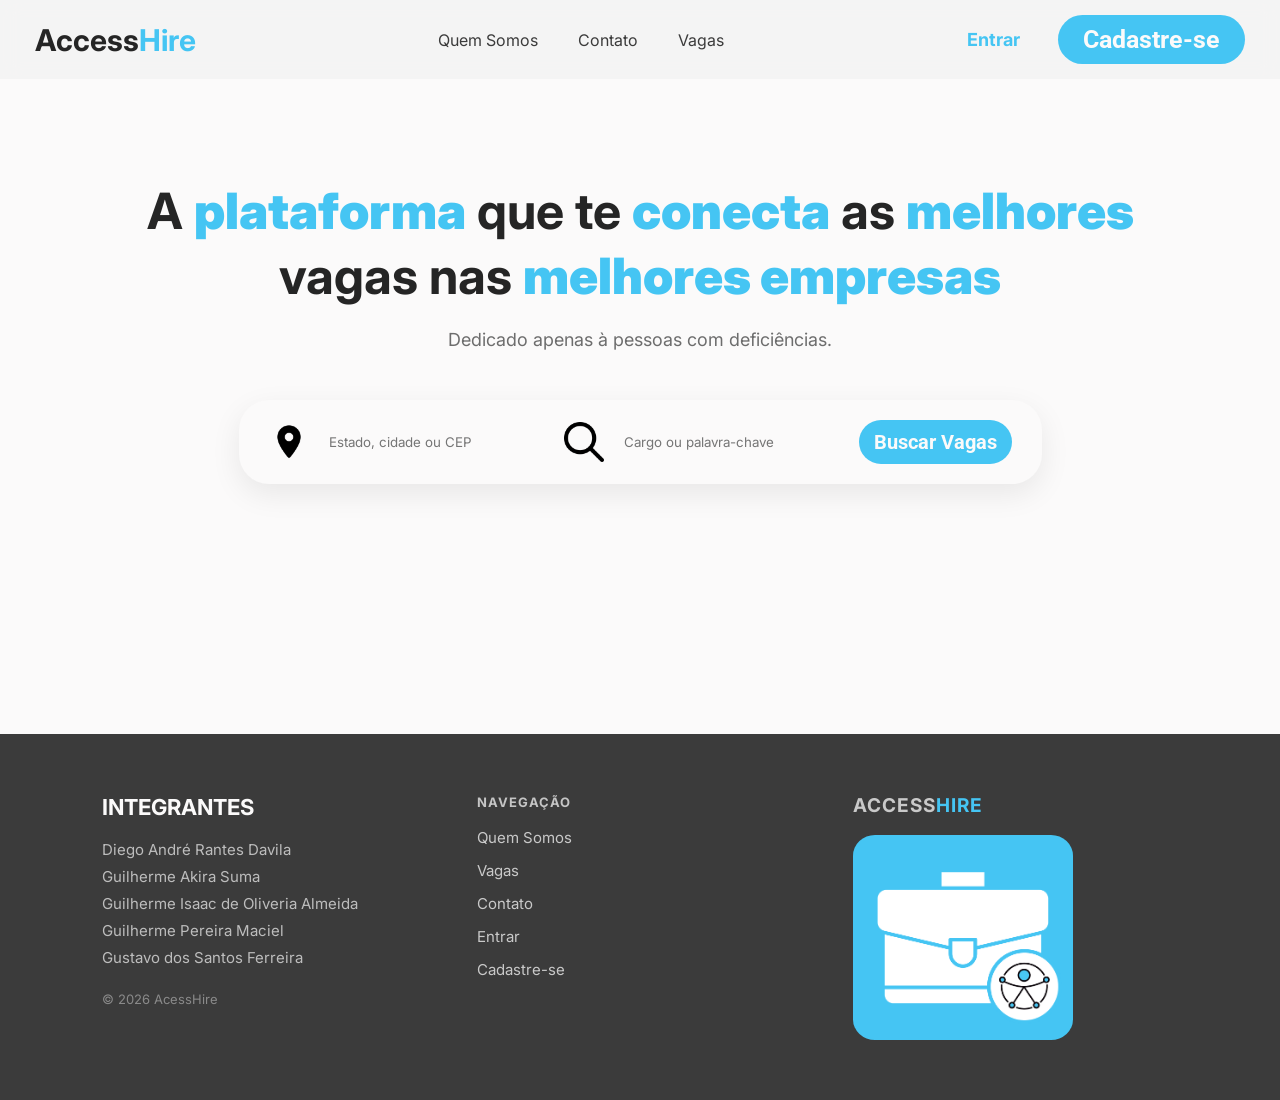
<file: index.html>
<!DOCTYPE html>
<html lang="pt-br">

<head>
    <meta charset="UTF-8">
    <meta name="viewport" content="width=device-width, initial-scale=1.0">
    <link rel="stylesheet" href="indexStyle.css">
    <link rel="preconnect" href="https://fonts.googleapis.com">
    <link rel="preconnect" href="https://fonts.gstatic.com" crossorigin>
    <link
        href="https://fonts.googleapis.com/css2?family=Inter:ital,opsz,wght@0,14..32,100..900;1,14..32,100..900&family=Roboto:ital,wght@0,100..900;1,100..900&display=swap"
        rel="stylesheet">
        <link rel="icon" type="image/png" href="iconLogo.png">
    <title>AccessHire</title>
</head>

<body>
    <nav>
        <div class="navLogo">
            <h1>Access<span>Hire</span></h1>
        </div>
        <div class="navLinks">
            <a href="sobreNos.html">Quem Somos</a>
            <a href="contato.html">Contato</a>
            <a href="vagas.html">Vagas</a>
        </div>
        <div class="navCad">
            <a href="login.html">Entrar</a>
            <a href="cadastro.html">
                <button>Cadastre-se</button>
            </a>
        </div>
        </div>
    </nav>
    <div class="topContent">
        <h1>
            A <span>plataforma</span> que te <span>conecta</span> as <span>melhores</span> vagas nas <span>melhores
                empresas</span>
        </h1>
        <p>Dedicado apenas à pessoas com deficiências.</p>
        <div class="searchBar">
            <img src="local.png"></img>
            <input type="search" class="addressSearch" placeholder="Estado, cidade ou CEP">
            <img src="search.png"></img>
            <input type="search" class="positionSearch" placeholder="Cargo ou palavra-chave">
            <button>Buscar Vagas</button>
        </div>
    </div>
    <footer class="siteFooter">
 
        <div class="footerCol footerAbout">
            <h3>INTEGRANTES</h3>
            <ul class="footerMembers">
                <li>Diego André Rantes Davila</li>
                <li>Guilherme Akira Suma</li>
                <li>Guilherme Isaac de Oliveria Almeida</li>
                <li>Guilherme Pereira Maciel</li>
                <li>Gustavo dos Santos Ferreira</li>
            </ul>
            <p class="footerCopy">© 2026 AcessHire</p>
        </div>
     
        <div class="footerCol footerNav">
            <h4>NAVEGAÇÃO</h4>
            <ul>
                <li><a href="sobreNos.html">Quem Somos</a></li>
                <li><a href="vagas.html">Vagas</a></li>
                <li><a href="contato.html">Contato</a></li>
                <li><a href="login.html">Entrar</a></li>
                <li><a href="cadastro.html">Cadastre-se</a></li>
            </ul>
        </div>
     
        <div class="footerCol footerBrand">
            <h4>ACCESS<span>HIRE</span></h4>
            <div class="footerImage">
                <img src="logo.png" alt="LOGO">
            </div>
        </div>
     
    </footer>
</body>

</html>
</file>
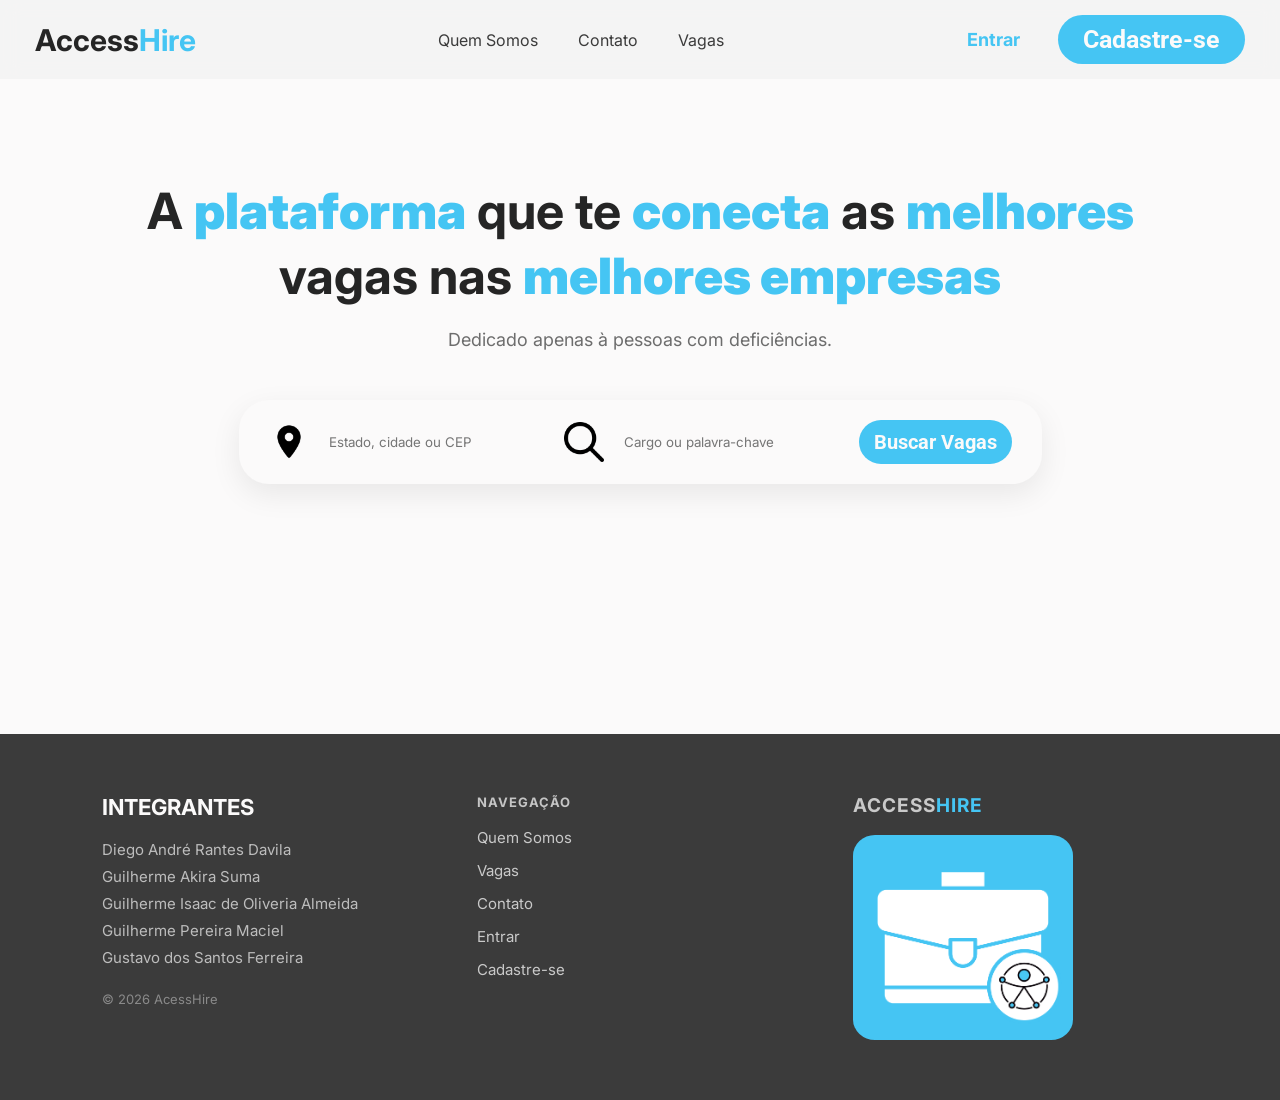
<file: screens/index.html>
<!DOCTYPE html>
<html lang="pt-br">

<head>
    <meta charset="UTF-8">
    <meta name="viewport" content="width=device-width, initial-scale=1.0">
    <link rel="stylesheet" href="../styles/indexStyle.css">
    <link rel="preconnect" href="https://fonts.googleapis.com">
    <link rel="preconnect" href="https://fonts.gstatic.com" crossorigin>
    <link
        href="https://fonts.googleapis.com/css2?family=Inter:ital,opsz,wght@0,14..32,100..900;1,14..32,100..900&family=Roboto:ital,wght@0,100..900;1,100..900&display=swap"
        rel="stylesheet">
        <link rel="icon" type="image/png" href="../assets/iconLogo.png">
    <title>AccessHire</title>
</head>

<body>
    <nav>
        <div class="navLogo">
            <h1>Access<span>Hire</span></h1>
        </div>
        <div class="navLinks">
            <a href="../screens/sobreNos.html">Quem Somos</a>
            <a href="../screens/contato.html">Contato</a>
            <a href="../screens/vagas.html">Vagas</a>
        </div>
        <div class="navCad">
            <a href="../screens/login.html">Entrar</a>
            <a href="../screens/cadastro.html">
                <button>Cadastre-se</button>
            </a>
        </div>
        </div>
    </nav>
    <div class="topContent">
        <h1>
            A <span>plataforma</span> que te <span>conecta</span> as <span>melhores</span> vagas nas <span>melhores
                empresas</span>
        </h1>
        <p>Dedicado apenas à pessoas com deficiências.</p>
        <div class="searchBar">
            <img src="../assets/local.png"></img>
            <input type="search" class="addressSearch" placeholder="Estado, cidade ou CEP">
            <img src="../assets/search.png"></img>
            <input type="search" class="positionSearch" placeholder="Cargo ou palavra-chave">
            <button>Buscar Vagas</button>
        </div>
    </div>
    <footer class="siteFooter">
 
        <div class="footerCol footerAbout">
            <h3>INTEGRANTES</h3>
            <ul class="footerMembers">
                <li>Diego André Rantes Davila</li>
                <li>Guilherme Akira Suma</li>
                <li>Guilherme Isaac de Oliveria Almeida</li>
                <li>Guilherme Pereira Maciel</li>
                <li>Gustavo dos Santos Ferreira</li>
            </ul>
            <p class="footerCopy">© 2026 AcessHire</p>
        </div>
     
        <div class="footerCol footerNav">
            <h4>NAVEGAÇÃO</h4>
            <ul>
                <li><a href="../screens/sobreNos.html">Quem Somos</a></li>
                <li><a href="../screens/vagas.html">Vagas</a></li>
                <li><a href="../screens/contato.html">Contato</a></li>
                <li><a href="../screens/login.html">Entrar</a></li>
                <li><a href="../screens/cadastro.html">Cadastre-se</a></li>
            </ul>
        </div>
     
        <div class="footerCol footerBrand">
            <h4>ACCESS<span>HIRE</span></h4>
            <div class="footerImage">
                <img src="../assets/logo.png" alt="LOGO">
            </div>
        </div>
     
    </footer>
</body>

</html>
</file>
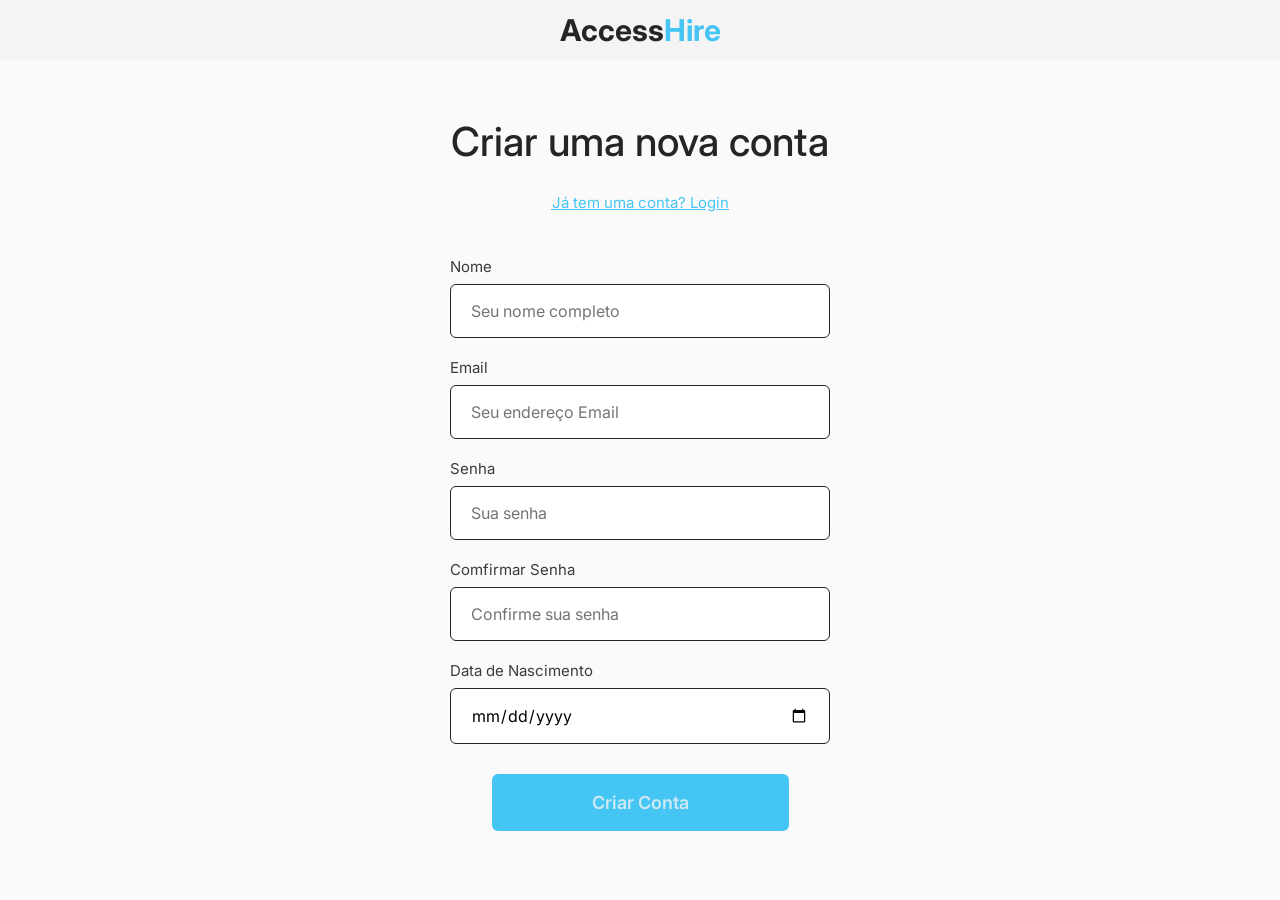
<file: cadastro.html>
<!DOCTYPE html>
<html lang="pt-br">

<head>
    <meta charset="UTF-8">
    <meta name="viewport" content="width=device-width, initial-scale=1.0">
    <link rel="stylesheet" href="cadastroStyle.css">
    <link rel="preconnect" href="https://fonts.googleapis.com">
    <link rel="preconnect" href="https://fonts.gstatic.com" crossorigin>
    <link
        href="https://fonts.googleapis.com/css2?family=Inter:ital,opsz,wght@0,14..32,100..900;1,14..32,100..900&family=Roboto:ital,wght@0,100..900;1,100..900&display=swap"
        rel="stylesheet">
        <link rel="icon" type="image/png" href="iconLogo.png">
    <title>AccesHire</title>
</head>

<body>
    <nav>
        <div class="navLogo">
            <a href="index.html">
                <h1>Access<span>Hire</span></h1>
            </a>
        </div>
    </nav>

    <div class="cadContent">
        <h1>Criar uma nova conta</h1>
        <a href="login.html">
            <p>Já tem uma conta? Login</p>
        </a>
    </div>

    <div class="formField">
        <label>Nome</label>
        <input type="text" placeholder="Seu nome completo">
    </div>
    <div class="formField">
        <label>Email</label>
        <input type="email" placeholder="Seu endereço Email">
    </div>
    <div class="formField">
        <label>Senha</label>
        <input type="password" placeholder="Sua senha">
    </div>
    <div class="formField">
        <label>Comfirmar Senha</label>
        <input type="password" placeholder="Confirme sua senha">
    </div>
    <div class="formField">
        <label>Data de Nascimento</label>
        <input type="date" placeholder="">
    </div>
    <div class="cadButton">
        <a href="">
            <button>Criar Conta</button>
        </a>
    </div>
</body>

</html>
</file>
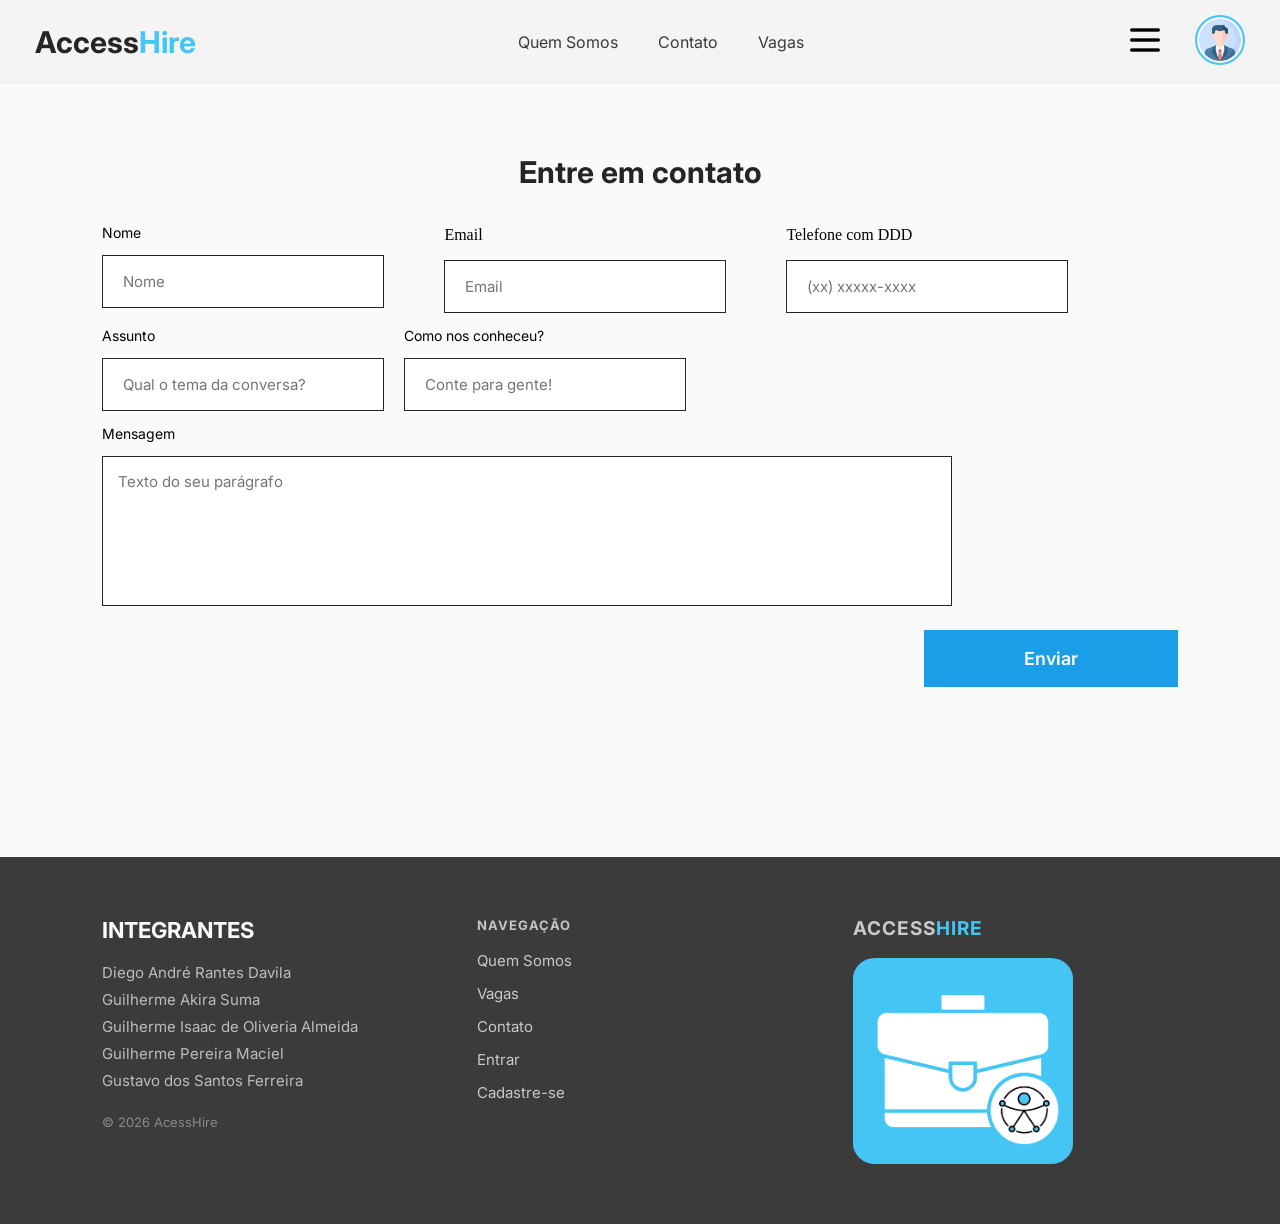
<file: contato.html>
<!DOCTYPE html>
<html lang="en">

<head>
    <meta charset="UTF-8">
    <meta name="viewport" content="width=device-width, initial-scale=1.0">
    <link rel="stylesheet" href="contatoStyle.css">
    <link rel="preconnect" href="https://fonts.googleapis.com">
    <link rel="preconnect" href="https://fonts.gstatic.com" crossorigin>
    <link
        href="https://fonts.googleapis.com/css2?family=Inter:ital,opsz,wght@0,14..32,100..900;1,14..32,100..900&family=Roboto:ital,wght@0,100..900;1,100..900&display=swap"
        rel="stylesheet">
        <link rel="icon" type="image/png" href="iconLogo.png">
    <title>AccesHire</title>
</head>

<body>
    <nav>
        <div class="navLogo">
            <a href="index.html">
                <h1>Access<span>Hire</span></h1>
            </a>
        </div>
        <div class="navLinks">
            <a href="sobreNos.html">Quem Somos</a>
            <a href="contato.html">Contato</a>
            <a href="vagas.html">Vagas</a>
        </div>
        <div class="navMenu">
            <a>
                <img class="menuBar" src="menu.png" alt="menu">
            </a>
            <a>
                <img class="perfilPic" src="perfil.png" alt="">
            </a>
        </div>
        </div>
    </nav>

    <div class="container">
        <div class="">
            <h1>Entre em contato</h1>
        </div>

        <div class="inputBox1">
            <div class="textInput">
                <p>Nome</p>
                <input type="text" placeholder="Nome" name="" id="">
            </div>
            <div>
                <p>Email</p>
                <input type="text" placeholder="Email" name="" id="">
            </div>
            <div>
                <p>Telefone com DDD</p>
                <input type="text" placeholder="(xx) xxxxx-xxxx" name="" id="">
            </div>
        </div>

        <div class="inputBox2">
            <div class="textInput">
                <p>Assunto</p>
                <input type="text" placeholder="Qual o tema da conversa?" name="" id="">
            </div>
            <div class="textInput">
                <p>Como nos conheceu?</p>
                <input type="text" placeholder="Conte para gente!" name="" id="">
            </div>
        </div>

        <div class="inputBox3">
            <div class="textInput">
                <p>Mensagem</p>
                <textarea name="" id="" placeholder="Texto do seu parágrafo"></textarea>
            </div>
        </div>


        <div class="cadButton">
            <a href="">
                <button>Enviar</button>
            </a>
        </div>
    </div>
    <footer class="siteFooter">

        <div class="footerCol footerAbout">
            <h3>INTEGRANTES</h3>
            <ul class="footerMembers">
                <li>Diego André Rantes Davila</li>
                <li>Guilherme Akira Suma</li>
                <li>Guilherme Isaac de Oliveria Almeida</li>
                <li>Guilherme Pereira Maciel</li>
                <li>Gustavo dos Santos Ferreira</li>
            </ul>
            <p class="footerCopy">© 2026 AcessHire</p>
        </div>

        <div class="footerCol footerNav">
            <h4>NAVEGAÇÃO</h4>
            <ul>
                <li><a href="sobreNos.html">Quem Somos</a></li>
                <li><a href="vagas.html">Vagas</a></li>
                <li><a href="contato.html">Contato</a></li>
                <li><a href="login.html">Entrar</a></li>
                <li><a href="cadastro.html">Cadastre-se</a></li>
            </ul>
        </div>

        <div class="footerCol footerBrand">
            <h4>ACCESS<span>HIRE</span></h4>
            <div class="footerImage">
                <img src="logo.png" alt="LOGO">
            </div>
        </div>

    </footer>
</body>

</html>
</file>
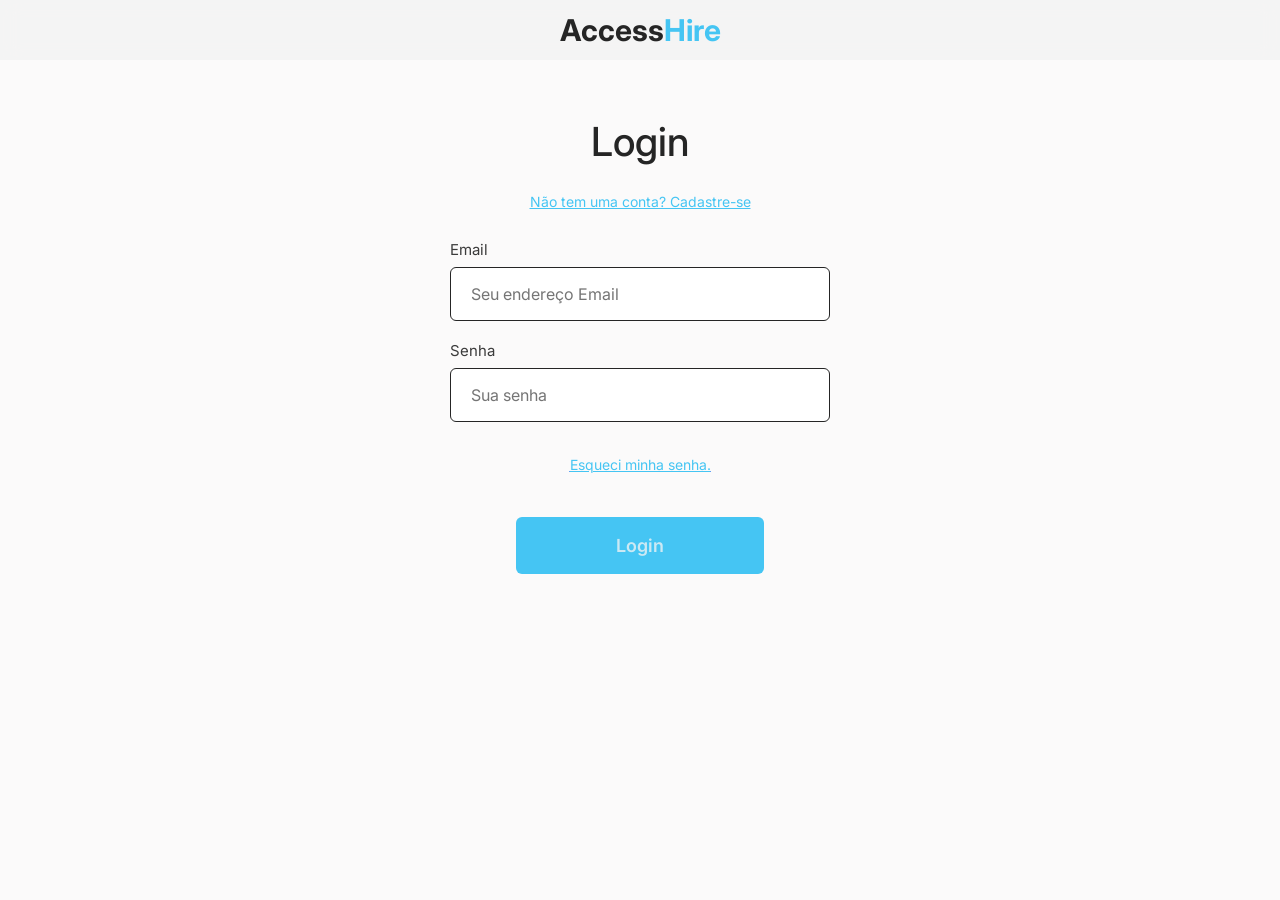
<file: login.html>
<!DOCTYPE html>
<html lang="pt-br">

<head>
    <meta charset="UTF-8">
    <meta name="viewport" content="width=device-width, initial-scale=1.0">
    <link rel="stylesheet" href="loginStyle.css">
    <link rel="preconnect" href="https://fonts.googleapis.com">
    <link rel="preconnect" href="https://fonts.gstatic.com" crossorigin>
    <link
        href="https://fonts.googleapis.com/css2?family=Inter:ital,opsz,wght@0,14..32,100..900;1,14..32,100..900&family=Roboto:ital,wght@0,100..900;1,100..900&display=swap"
        rel="stylesheet">
        <link rel="icon" type="image/png" href="iconLogo.png">
    <title>AccesHire</title>
</head>

<body>
    <nav>

        <div class="navLogo">
            <a href="index.html">
                <h1>Access<span>Hire</span></h1>
            </a>
        </div>
    </nav>

    <div class="logContent">
        <h1>Login</h1>
        <a href="cadastro.html">Não tem uma conta? Cadastre-se</a>
    </div>
    <div class="formField"> <label>Email</label> <input type="email" placeholder="Seu endereço Email"> </div>
    <div class="formField"> <label>Senha</label> <input type="password" placeholder="Sua senha"> </div>
    <div class="logForgot"> <a href="recuperarSenha.html">
            <p>Esqueci minha senha.</p>
        </a> </div>
    <div class="logButton"> <a href=""> <button>Login</button> </a> 
    </div>
</body>

</html>
</file>
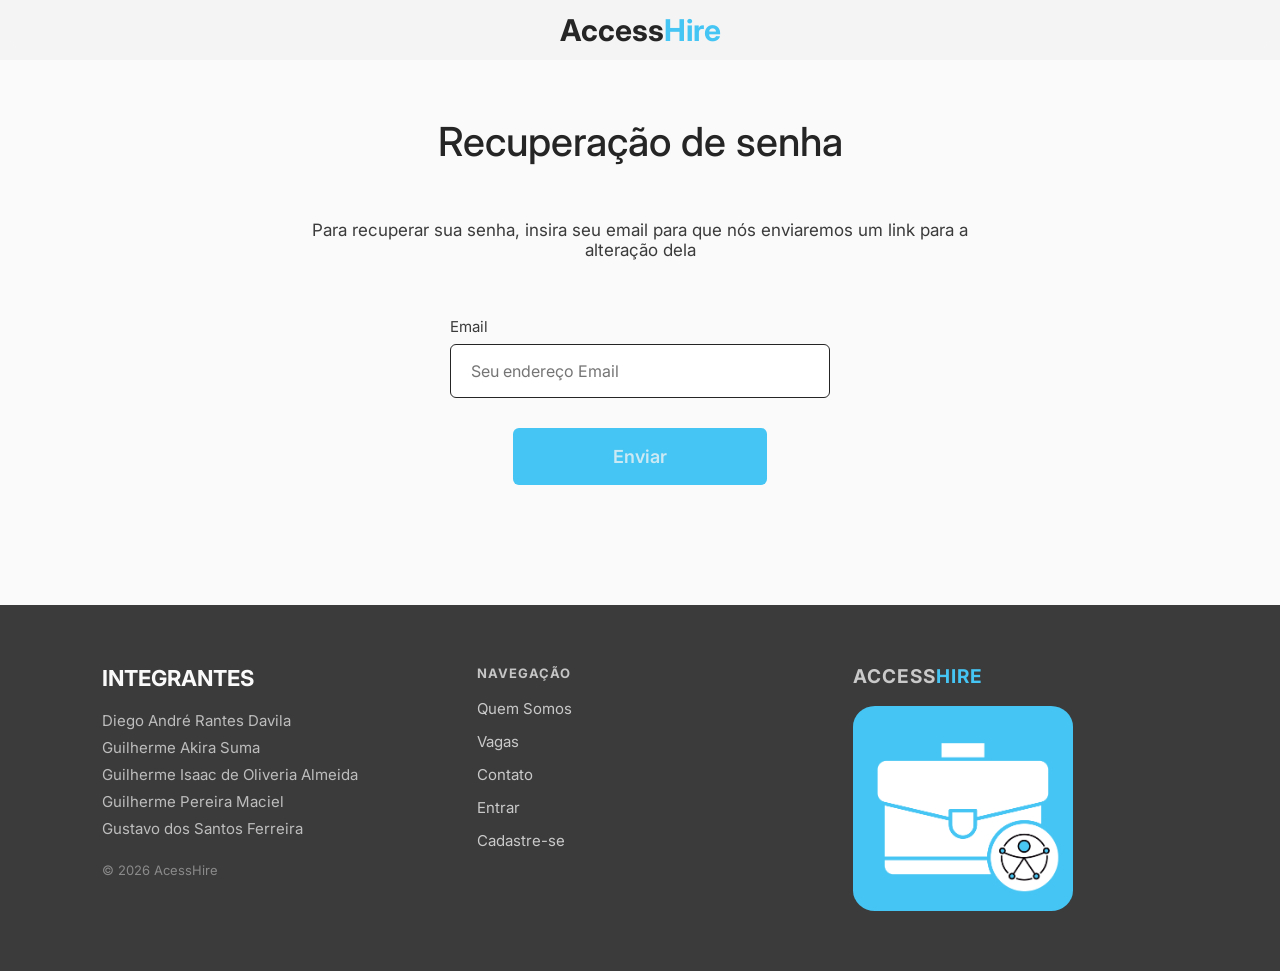
<file: recuperarSenha.html>
<!DOCTYPE html>
<html lang="pt-br">

<head>
    <meta charset="UTF-8">
    <meta name="viewport" content="width=device-width, initial-scale=1.0">
    <link rel="stylesheet" href="recSenhaStyle.css">
    <link rel="preconnect" href="https://fonts.googleapis.com">
    <link rel="preconnect" href="https://fonts.gstatic.com" crossorigin>
    <link
        href="https://fonts.googleapis.com/css2?family=Inter:ital,opsz,wght@0,14..32,100..900;1,14..32,100..900&family=Roboto:ital,wght@0,100..900;1,100..900&display=swap"
        rel="stylesheet">
        <link rel="icon" type="image/png" href="iconLogo.png">
    <title>AccesHire</title>
</head>

<body>
    <nav>
        <div class="navLogo">
            <a href="index.html">
                <h1>Access<span>Hire</span></h1>
            </a>
        </div>
    </nav>

    <div class="recContent">
        <h1>Recuperação de senha</h1>
        <p>Para recuperar sua senha, insira seu email para que nós enviaremos um link para a alteração dela</p>
    </div>
    <div class="formField">
        <label>Email</label>
        <input type="email" placeholder="Seu endereço Email">
    </div>
    <div class="sendButton">
        <a href="">
            <button>Enviar</button>
        </a>
    </div>
    <footer class="siteFooter">
 
        <div class="footerCol footerAbout">
            <h3>INTEGRANTES</h3>
            <ul class="footerMembers">
                <li>Diego André Rantes Davila</li>
                <li>Guilherme Akira Suma</li>
                <li>Guilherme Isaac de Oliveria Almeida</li>
                <li>Guilherme Pereira Maciel</li>
                <li>Gustavo dos Santos Ferreira</li>
            </ul>
            <p class="footerCopy">© 2026 AcessHire</p>
        </div>
     
        <div class="footerCol footerNav">
            <h4>NAVEGAÇÃO</h4>
            <ul>
                <li><a href="sobreNos.html">Quem Somos</a></li>
                <li><a href="vagas.html">Vagas</a></li>
                <li><a href="contato.html">Contato</a></li>
                <li><a href="login.html">Entrar</a></li>
                <li><a href="cadastro.html">Cadastre-se</a></li>
            </ul>
        </div>
     
        <div class="footerCol footerBrand">
            <h4>ACCESS<span>HIRE</span></h4>
            <div class="footerImage">
                <img src="../assets/logo.png" alt="LOGO">
            </div>
        </div>
     
    </footer>
</body>

</html>
</file>
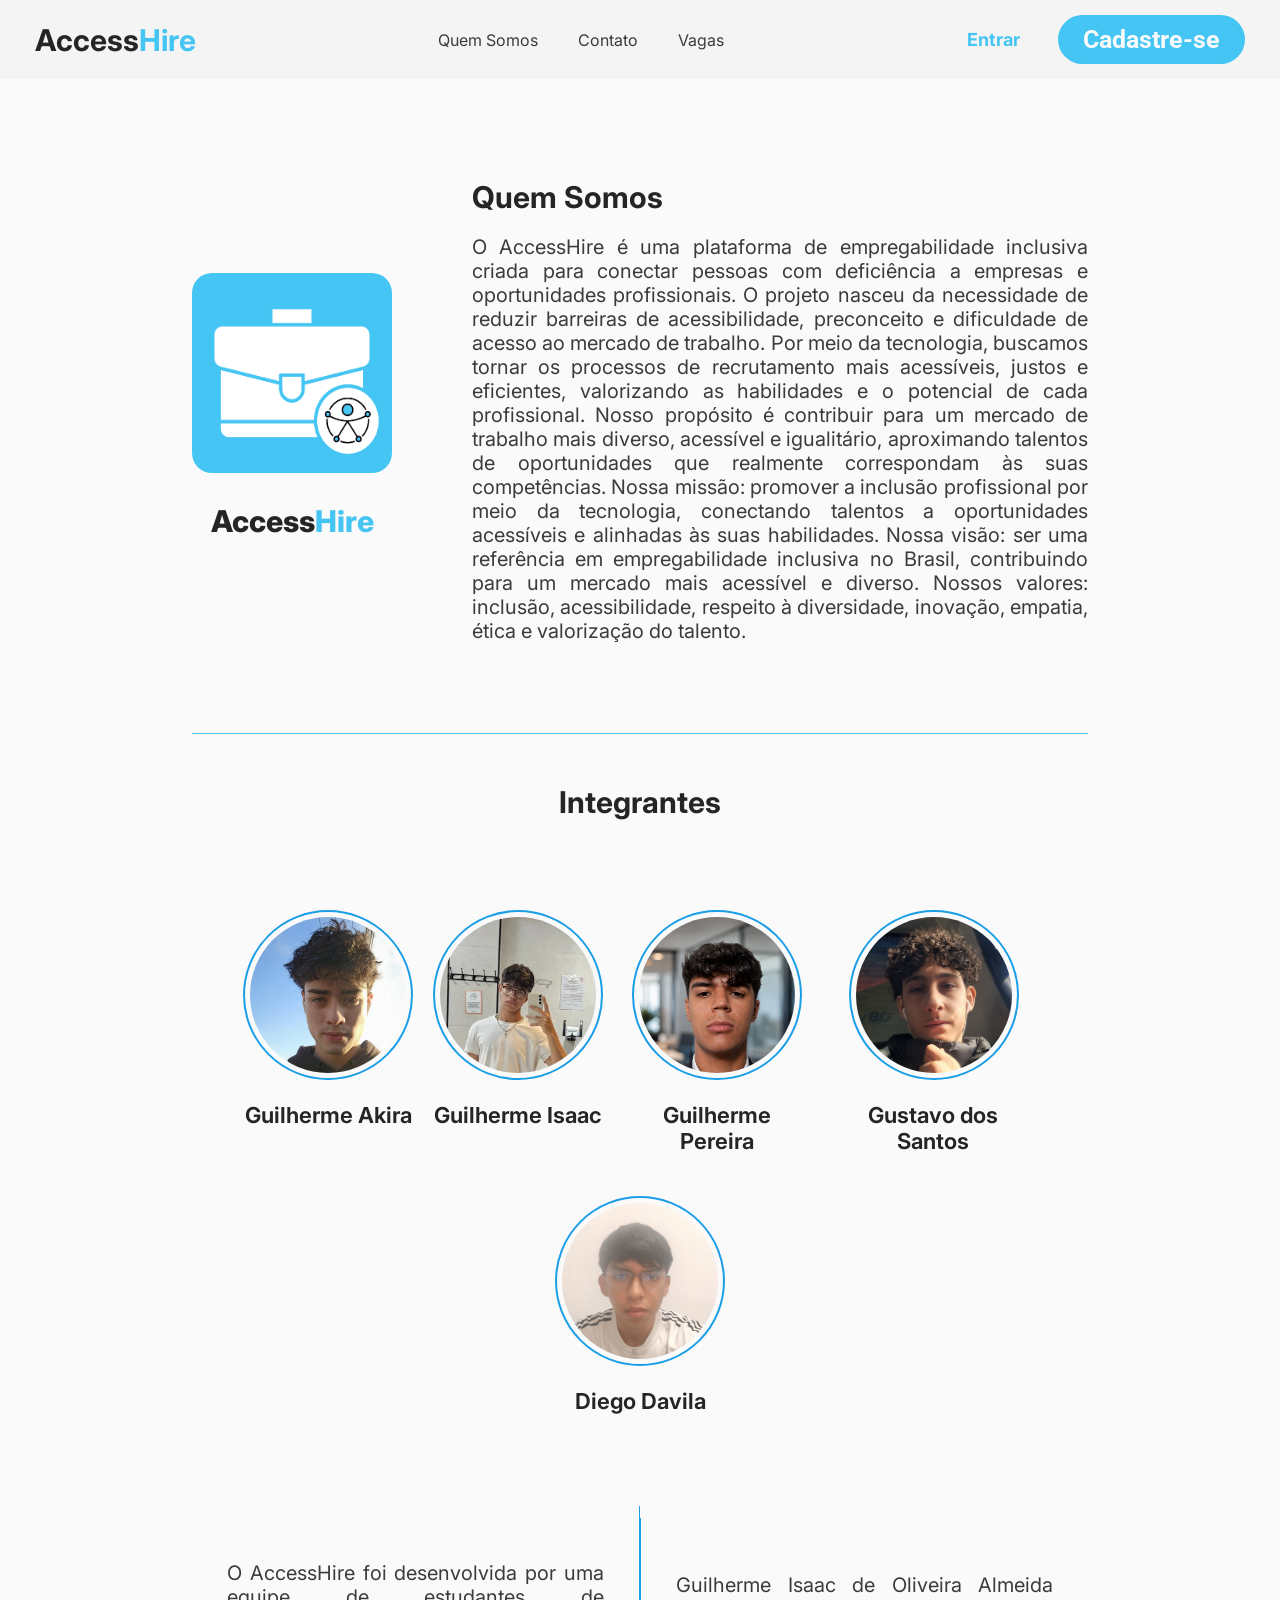
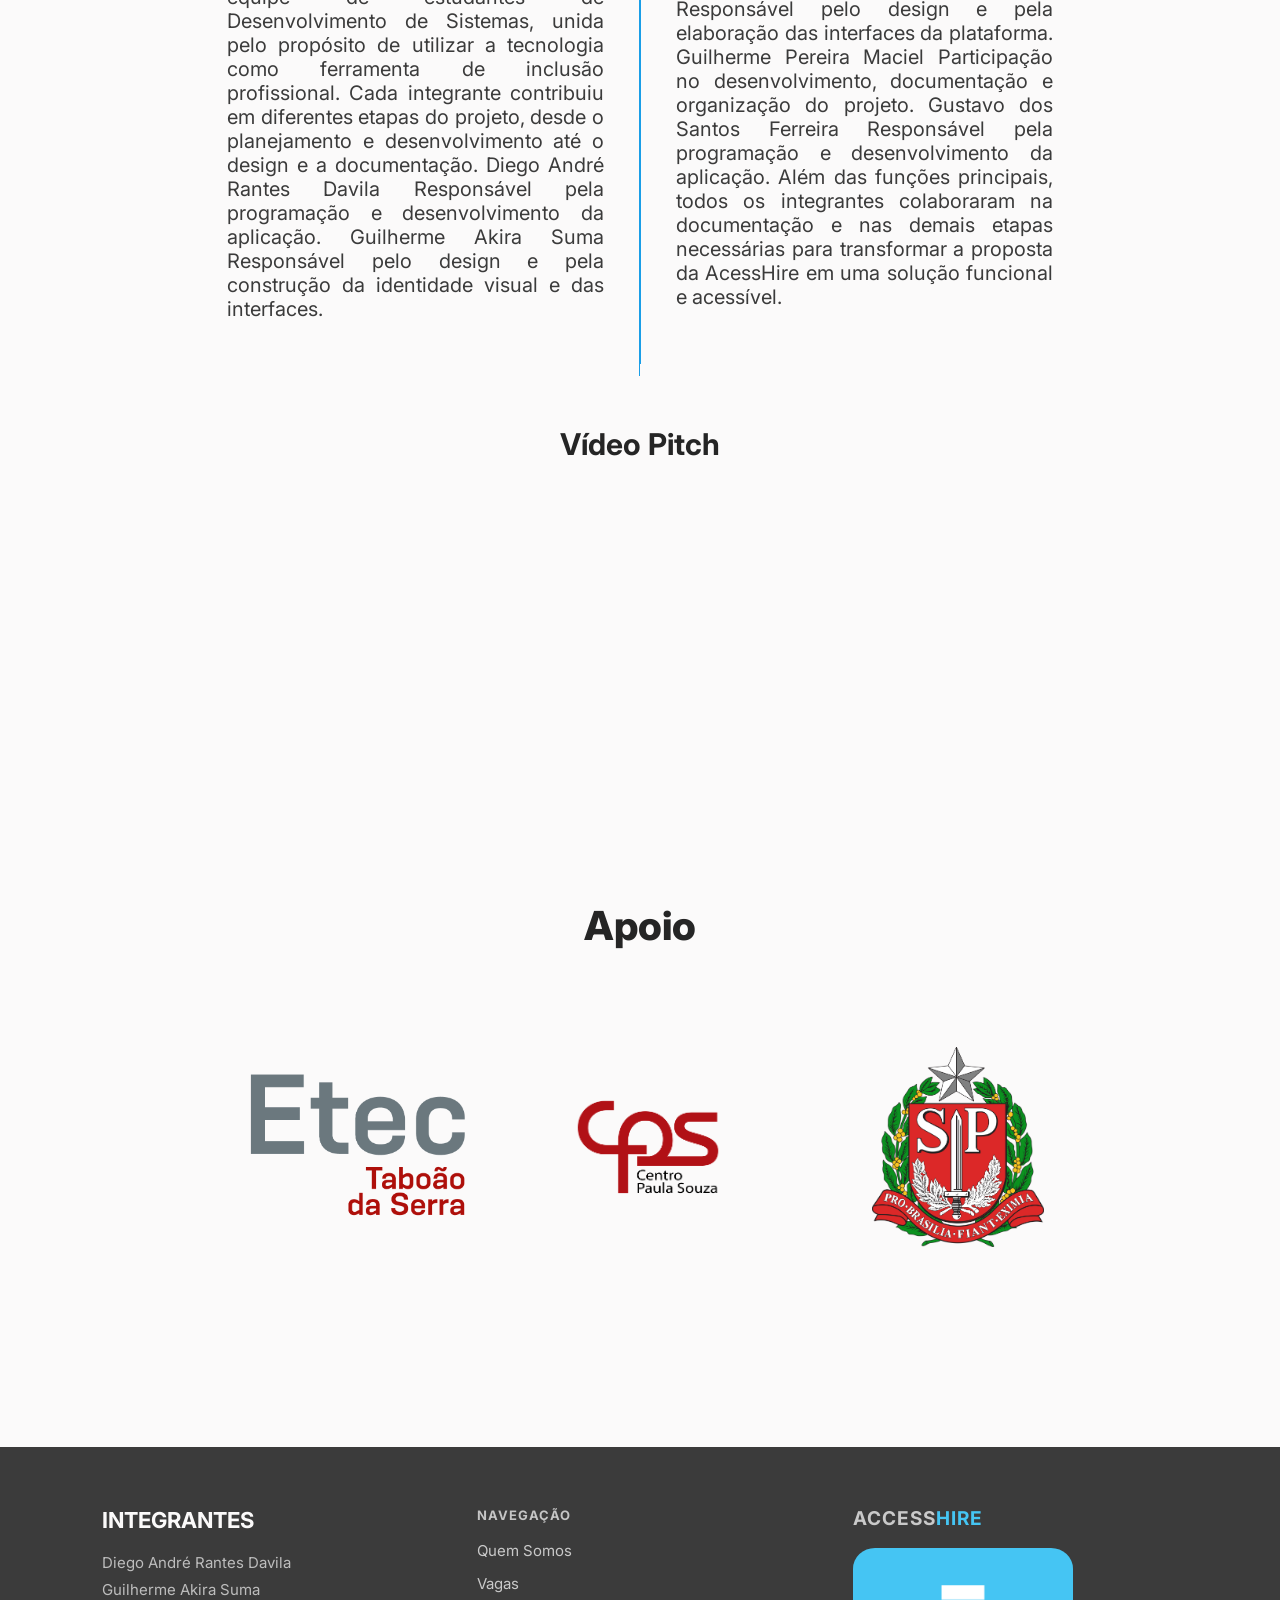
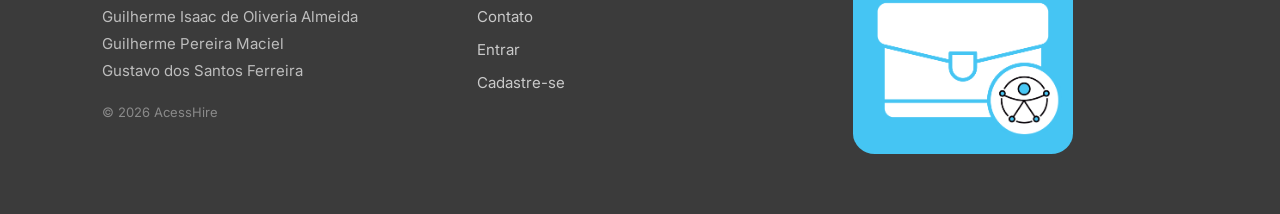
<file: sobreNos.html>
<!DOCTYPE html>
<html lang="pt-br">

<head>
    <meta charset="UTF-8">
    <meta name="viewport" content="width=device-width, initial-scale=1.0">
    <link rel="stylesheet" href="sobreNosStyle.css">
    <link rel="preconnect" href="https://fonts.googleapis.com">
    <link rel="preconnect" href="https://fonts.gstatic.com" crossorigin>
    <link
        href="https://fonts.googleapis.com/css2?family=Inter:ital,opsz,wght@0,14..32,100..900;1,14..32,100..900&family=Roboto:ital,wght@0,100..900;1,100..900&display=swap"
        rel="stylesheet">
        <link rel="icon" type="image/png" href="iconLogo.png">
    <title>AccesHire</title>
</head>

<body>
    <nav>
        <div class="navLogo">
            <a href="index.html">
                <h1>Access<span>Hire</span></h1>
            </a>
        </div>
        <div class="navLinks">
            <a>Quem Somos</a>
            <a href="contato.html">Contato</a>
            <a href="vagas.html">Vagas</a>
        </div>
        <div class="navCad">
            <a href="login.html">Entrar</a>
            <a href="cadastro.html">
                <button>Cadastre-se</button>
            </a>
        </div>
        </div>
    </nav>
    <div class="container">
        <div class="topContent">
            <div class="logo">
                <img src="logo.png" alt="LOGO">
                <p>Access<span>Hire</span></p>
            </div>
            <div class="topText">
                <h1>Quem Somos</h1>
                <p> O AccessHire é uma plataforma de empregabilidade inclusiva criada para conectar pessoas com
                    deficiência a
                    empresas e oportunidades profissionais. O projeto nasceu da necessidade de reduzir barreiras de
                    acessibilidade, preconceito e dificuldade de acesso ao mercado de trabalho.
                    Por meio da tecnologia, buscamos tornar os processos de recrutamento mais acessíveis, justos e
                    eficientes, valorizando as habilidades e o potencial de cada profissional.
                    Nosso propósito é contribuir para um mercado de trabalho mais diverso, acessível e igualitário,
                    aproximando talentos de oportunidades que realmente correspondam às suas competências.
                    Nossa missão: promover a inclusão profissional por meio da tecnologia, conectando talentos a
                    oportunidades acessíveis e alinhadas às suas habilidades.
                    Nossa visão: ser uma referência em empregabilidade inclusiva no Brasil, contribuindo para um mercado
                    mais acessível e diverso.
                    Nossos valores: inclusão, acessibilidade, respeito à diversidade, inovação, empatia, ética e
                    valorização
                    do talento.</p>
            </div>
        </div>
        <div class="Integrantes">
            <h1>Integrantes</h1>
            <div class="imgsBox">
                <div class="integCircle">
                    <img src="Akira.jpg" alt="">
                    <p>Guilherme Akira</p>
                </div>
                <div class="integCircle">
                    <img src="isaac.png" alt="">
                    <p>Guilherme Isaac</p>
                </div>
                <div class="integCircle">
                    <img src="pereira.png" alt="">
                    <p>Guilherme Pereira</p>
                </div>
                <div class="integCircle">
                    <img src="gustavo.jpg" alt="">
                    <p>Gustavo dos Santos</p>
                </div>
                <div class="integCircle">
                    <img src="diego.jpeg" alt="">
                    <p>Diego Davila</p>
                </div>
            </div>
            <div class="cardBox">
                <div class="cardText1">
                    <p>O AccessHire foi desenvolvida por uma equipe de estudantes de Desenvolvimento de Sistemas, unida
                        pelo propósito de utilizar a tecnologia como ferramenta de inclusão profissional. Cada
                        integrante contribuiu em diferentes etapas do projeto, desde o planejamento e desenvolvimento
                        até o design e a documentação.
                        Diego André Rantes Davila
                        Responsável pela programação e desenvolvimento da aplicação.
                        Guilherme Akira Suma
                        Responsável pelo design e pela construção da identidade visual e das interfaces.</p>
                </div>
                <div class="cardText2">
                    <p>Guilherme Isaac de Oliveira Almeida
                        Responsável pelo design e pela elaboração das interfaces da plataforma.
                        Guilherme Pereira Maciel
                        Participação no desenvolvimento, documentação e organização do projeto.
                        Gustavo dos Santos Ferreira
                        Responsável pela programação e desenvolvimento da aplicação.
                        Além das funções principais, todos os integrantes colaboraram na documentação e nas demais
                        etapas necessárias para transformar a proposta da AcessHire em uma solução funcional e
                        acessível.
                    </p>
                </div>
            </div>
        </div>

        <div class="video">
            <h1>Vídeo Pitch</h1>

            <div class="hubVideo">
                <iframe width="560" height="315" src="https://www.youtube.com/embed/7xEz6NunWDo?si=Ip4TdvQyPmMXTkrR" title="YouTube video player" frameborder="0" allow="accelerometer; autoplay; clipboard-write; encrypted-media; gyroscope; picture-in-picture; web-share" referrerpolicy="strict-origin-when-cross-origin" allowfullscreen></iframe>
            </div>


        </div>

        <div class="apoio">
            <h1>Apoio</h1>
            <div class="apoioBox">
                <img src="etecLogo.png" alt="">
                <img src="cpsLogo.png" alt="">
                <img src="govSP.png" alt="">
            </div>
        </div>
    </div>

    <footer class="siteFooter">

        <div class="footerCol footerAbout">
            <h3>INTEGRANTES</h3>
            <ul class="footerMembers">
                <li>Diego André Rantes Davila</li>
                <li>Guilherme Akira Suma</li>
                <li>Guilherme Isaac de Oliveria Almeida</li>
                <li>Guilherme Pereira Maciel</li>
                <li>Gustavo dos Santos Ferreira</li>
            </ul>
            <p class="footerCopy">© 2026 AcessHire</p>
        </div>

        <div class="footerCol footerNav">
            <h4>NAVEGAÇÃO</h4>
            <ul>
                <li><a href="sobreNos.html">Quem Somos</a></li>
                <li><a href="vagas.html">Vagas</a></li>
                <li><a href="contato.html">Contato</a></li>
                <li><a href="login.html">Entrar</a></li>
                <li><a href="cadastro.html">Cadastre-se</a></li>
            </ul>
        </div>

        <div class="footerCol footerBrand">
            <h4>ACCESS<span>HIRE</span></h4>
            <div class="footerImage">
                <img src="logo.png" alt="LOGO">
            </div>
        </div>

    </footer>
</body>

</html>
</file>
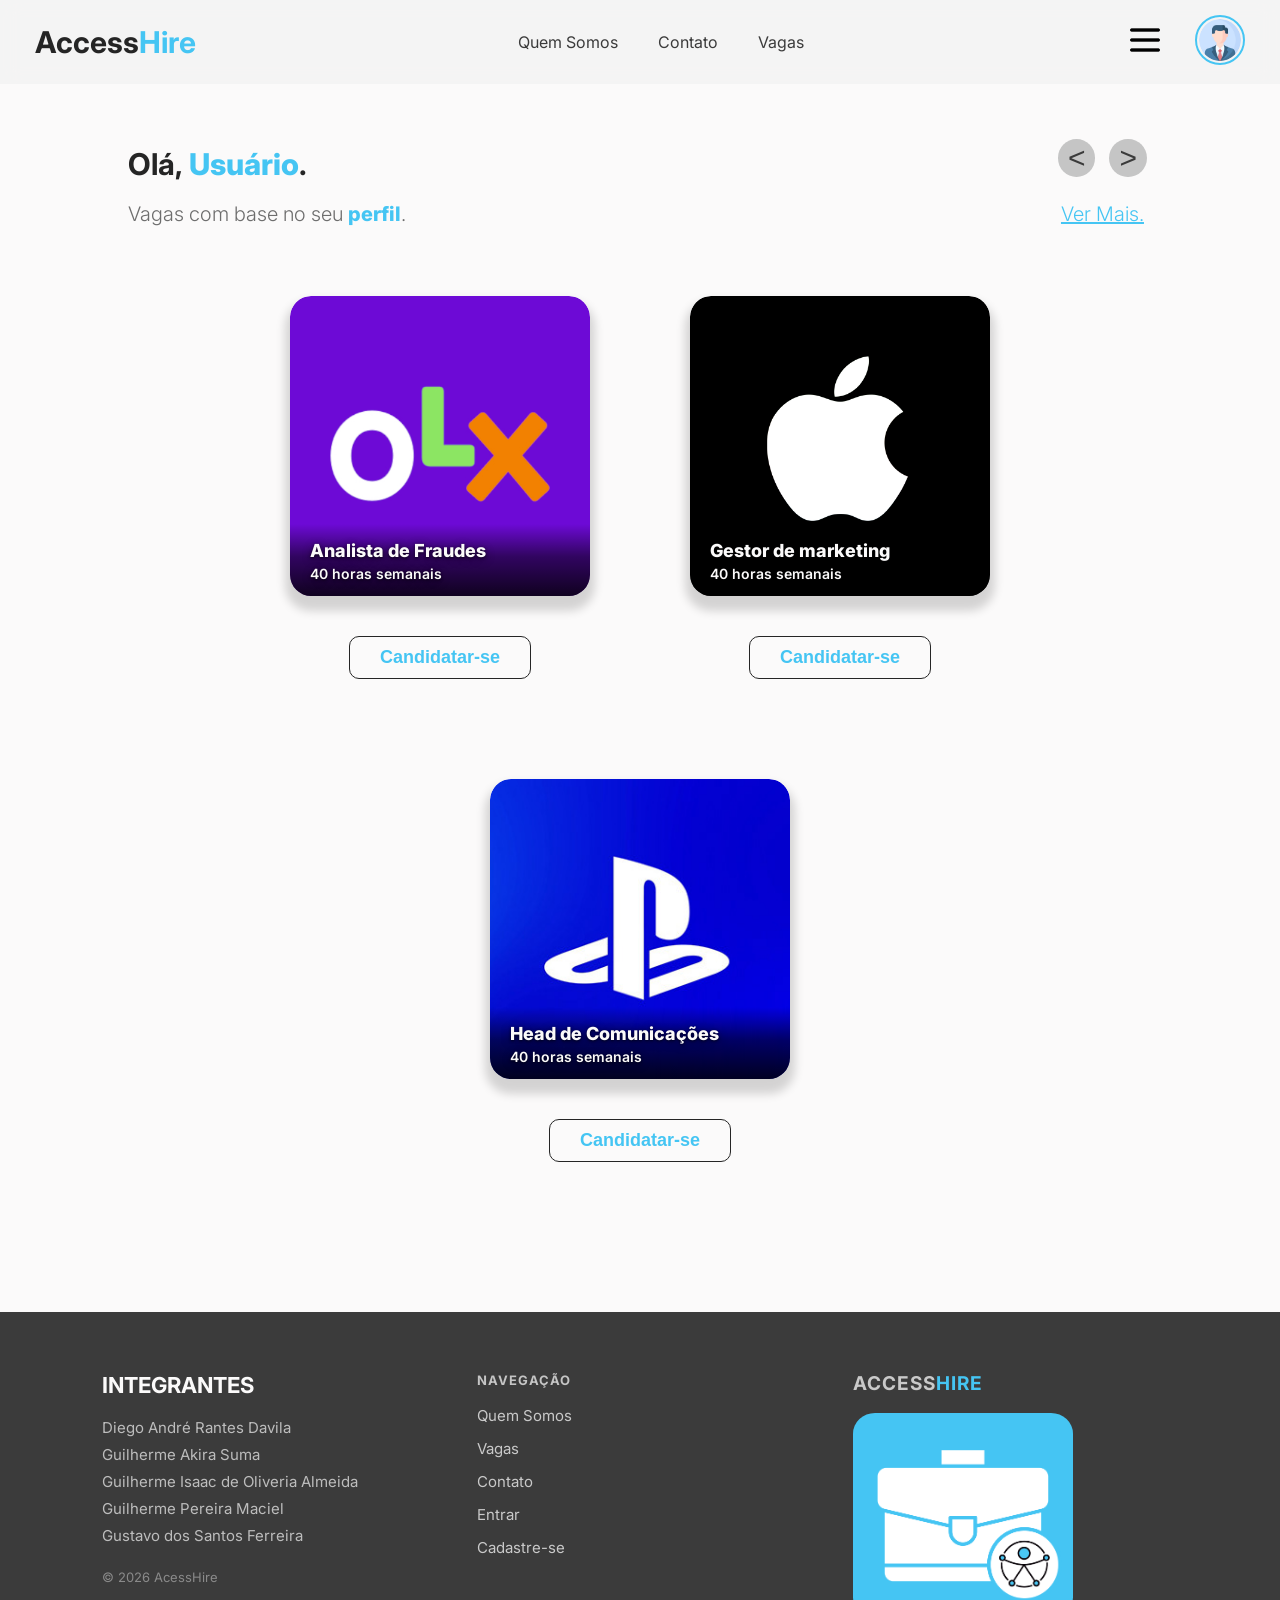
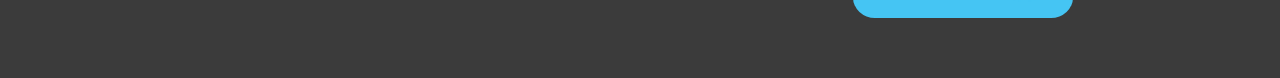
<file: vagas.html>
<!DOCTYPE html>
<html lang="pt-br">

<head>
    <meta charset="UTF-8">
    <meta name="viewport" content="width=device-width, initial-scale=1.0">
    <link rel="stylesheet" href="vagasStyle.css">
    <link rel="preconnect" href="https://fonts.googleapis.com">
    <link rel="preconnect" href="https://fonts.gstatic.com" crossorigin>
    <link
        href="https://fonts.googleapis.com/css2?family=Inter:ital,opsz,wght@0,14..32,100..900;1,14..32,100..900&family=Roboto:ital,wght@0,100..900;1,100..900&display=swap"
        rel="stylesheet">
        <link rel="icon" type="image/png" href="iconLogo.png">
    <title>AccesHire</title>
</head>

<body>
    <nav>
        <div class="navLogo">
            <a href="index.html">
                <h1>Access<span>Hire</span></h1>
            </a>
        </div>
        <div class="navLinks">
            <a href="sobreNos.html">Quem Somos</a>
            <a href="contato.html">Contato</a>
            <a href="vagas.html">Vagas</a>
        </div>
        <div class="navMenu">
            <a>
                <img class="menuBar" src="menu.png" alt="menu">
            </a>
            <a>
                <img class="perfilPic" src="perfil.png" alt="">
            </a>
        </div>
        </div>
    </nav>
    <div class="container">
        <div class="topContent">
            <div class="leftContent">
                <h1>Olá, <span>Usuário</span>.</h1>
                <p>Vagas com base no seu <span>perfil</span>.</p>
            </div>

            <div class="rightContent">
                <div>
                    <button><</button>
                    <button>></button>
                </div>
                <p>Ver Mais.</p>
            </div>
        </div>
        <div class="jobContent">
            <div class="jobCadContent">
                <div class="jobCard">
                    <img src="olxLogo.png" alt="OLX">
                    <div class="cardText">
                        <p>Analista de Fraudes</p>
                        <p>40 horas semanais</p>
                    </div>
                </div>
                <button>Candidatar-se</button>
            </div>
            <div class="jobCadContent">
                <div class="jobCard">
                    <img src="appleLogo.png" alt="APPLE">
                    <div class="cardText">
                        <p>Gestor de marketing</p>
                        <p>40 horas semanais</p>
                    </div>
                </div>
                <button>Candidatar-se</button>
            </div>
            <div class="jobCadContent">
                <div class="jobCard">
                    <img src="psLogo.jpg" alt="Playstation">
                    <div class="cardText">
                        <p>Head de Comunicações</p>
                        <p>40 horas semanais</p>
                    </div>
                </div>
                <button>Candidatar-se</button>
            </div>
        </div>
    </div>
    <footer class="siteFooter">
 
        <div class="footerCol footerAbout">
            <h3>INTEGRANTES</h3>
            <ul class="footerMembers">
                <li>Diego André Rantes Davila</li>
                <li>Guilherme Akira Suma</li>
                <li>Guilherme Isaac de Oliveria Almeida</li>
                <li>Guilherme Pereira Maciel</li>
                <li>Gustavo dos Santos Ferreira</li>
            </ul>
            <p class="footerCopy">© 2026 AcessHire</p>
        </div>
     
        <div class="footerCol footerNav">
            <h4>NAVEGAÇÃO</h4>
            <ul>
                <li><a href="sobreNos.html">Quem Somos</a></li>
                <li><a href="vagas.html">Vagas</a></li>
                <li><a href="contato.html">Contato</a></li>
                <li><a href="login.html">Entrar</a></li>
                <li><a href="cadastro.html">Cadastre-se</a></li>
            </ul>
        </div>
     
        <div class="footerCol footerBrand">
            <h4>ACCESS<span>HIRE</span></h4>
            <div class="footerImage">
                <img src="logo.png" alt="LOGO">
            </div>
        </div>
     
    </footer>
</body>

</html>
</file>
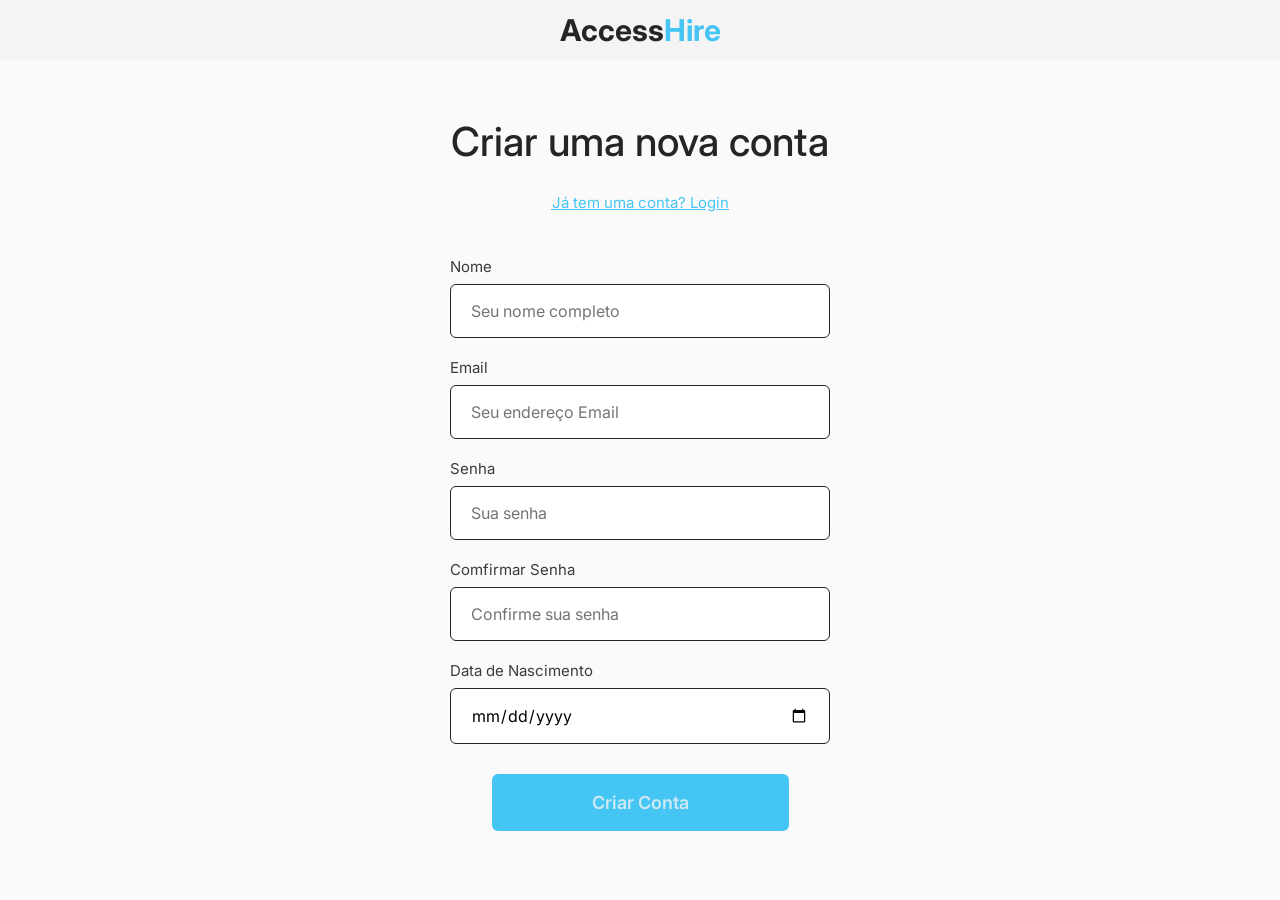
<file: screens/cadastro.html>
<!DOCTYPE html>
<html lang="pt-br">

<head>
    <meta charset="UTF-8">
    <meta name="viewport" content="width=device-width, initial-scale=1.0">
    <link rel="stylesheet" href="../styles/cadastroStyle.css">
    <link rel="preconnect" href="https://fonts.googleapis.com">
    <link rel="preconnect" href="https://fonts.gstatic.com" crossorigin>
    <link
        href="https://fonts.googleapis.com/css2?family=Inter:ital,opsz,wght@0,14..32,100..900;1,14..32,100..900&family=Roboto:ital,wght@0,100..900;1,100..900&display=swap"
        rel="stylesheet">
        <link rel="icon" type="image/png" href="../assets/iconLogo.png">
    <title>AccesHire</title>
</head>

<body>
    <nav>
        <div class="navLogo">
            <a href="../index.html">
                <h1>Access<span>Hire</span></h1>
            </a>
        </div>
    </nav>

    <div class="cadContent">
        <h1>Criar uma nova conta</h1>
        <a href="../screens/index.html">
            <p>Já tem uma conta? Login</p>
        </a>
    </div>

    <div class="formField">
        <label>Nome</label>
        <input type="text" placeholder="Seu nome completo">
    </div>
    <div class="formField">
        <label>Email</label>
        <input type="email" placeholder="Seu endereço Email">
    </div>
    <div class="formField">
        <label>Senha</label>
        <input type="password" placeholder="Sua senha">
    </div>
    <div class="formField">
        <label>Comfirmar Senha</label>
        <input type="password" placeholder="Confirme sua senha">
    </div>
    <div class="formField">
        <label>Data de Nascimento</label>
        <input type="date" placeholder="">
    </div>
    <div class="cadButton">
        <a href="">
            <button>Criar Conta</button>
        </a>
    </div>
</body>

</html>
</file>
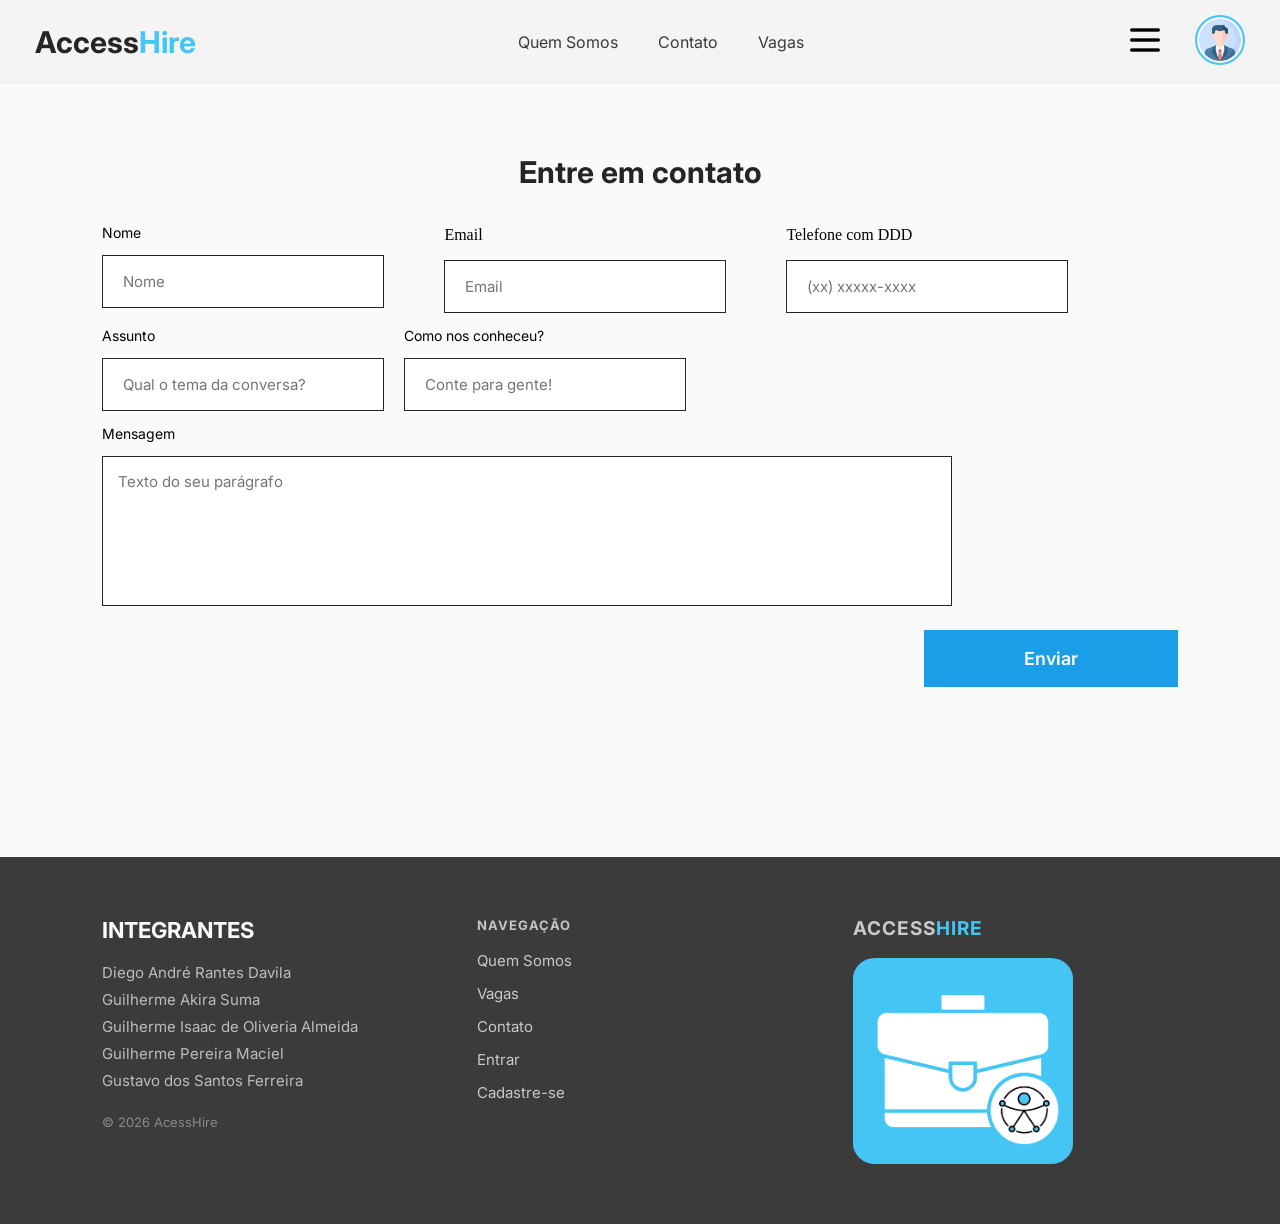
<file: screens/contato.html>
<!DOCTYPE html>
<html lang="en">

<head>
    <meta charset="UTF-8">
    <meta name="viewport" content="width=device-width, initial-scale=1.0">
    <link rel="stylesheet" href="../styles/contatoStyle.css">
    <link rel="preconnect" href="https://fonts.googleapis.com">
    <link rel="preconnect" href="https://fonts.gstatic.com" crossorigin>
    <link
        href="https://fonts.googleapis.com/css2?family=Inter:ital,opsz,wght@0,14..32,100..900;1,14..32,100..900&family=Roboto:ital,wght@0,100..900;1,100..900&display=swap"
        rel="stylesheet">
        <link rel="icon" type="image/png" href="../assets/iconLogo.png">
    <title>AccesHire</title>
</head>

<body>
    <nav>
        <div class="navLogo">
            <a href="../index.html">
                <h1>Access<span>Hire</span></h1>
            </a>
        </div>
        <div class="navLinks">
            <a href="../screens/sobreNos.html">Quem Somos</a>
            <a href="../screens/contato.html">Contato</a>
            <a href="../screens/vagas.html">Vagas</a>
        </div>
        <div class="navMenu">
            <a>
                <img class="menuBar" src="../assets/menu.png" alt="menu">
            </a>
            <a>
                <img class="perfilPic" src="../assets/perfil.png" alt="">
            </a>
        </div>
        </div>
    </nav>

    <div class="container">
        <div class="">
            <h1>Entre em contato</h1>
        </div>

        <div class="inputBox1">
            <div class="textInput">
                <p>Nome</p>
                <input type="text" placeholder="Nome" name="" id="">
            </div>
            <div>
                <p>Email</p>
                <input type="text" placeholder="Email" name="" id="">
            </div>
            <div>
                <p>Telefone com DDD</p>
                <input type="text" placeholder="(xx) xxxxx-xxxx" name="" id="">
            </div>
        </div>

        <div class="inputBox2">
            <div class="textInput">
                <p>Assunto</p>
                <input type="text" placeholder="Qual o tema da conversa?" name="" id="">
            </div>
            <div class="textInput">
                <p>Como nos conheceu?</p>
                <input type="text" placeholder="Conte para gente!" name="" id="">
            </div>
        </div>

        <div class="inputBox3">
            <div class="textInput">
                <p>Mensagem</p>
                <textarea name="" id="" placeholder="Texto do seu parágrafo"></textarea>
            </div>
        </div>


        <div class="cadButton">
            <a href="">
                <button>Enviar</button>
            </a>
        </div>
    </div>
    <footer class="siteFooter">

        <div class="footerCol footerAbout">
            <h3>INTEGRANTES</h3>
            <ul class="footerMembers">
                <li>Diego André Rantes Davila</li>
                <li>Guilherme Akira Suma</li>
                <li>Guilherme Isaac de Oliveria Almeida</li>
                <li>Guilherme Pereira Maciel</li>
                <li>Gustavo dos Santos Ferreira</li>
            </ul>
            <p class="footerCopy">© 2026 AcessHire</p>
        </div>

        <div class="footerCol footerNav">
            <h4>NAVEGAÇÃO</h4>
            <ul>
                <li><a href="../screens/sobreNos.html">Quem Somos</a></li>
                <li><a href="../screens/vagas.html">Vagas</a></li>
                <li><a href="../screens/contato.html">Contato</a></li>
                <li><a href="../screens/login.html">Entrar</a></li>
                <li><a href="../screens/cadastro.html">Cadastre-se</a></li>
            </ul>
        </div>

        <div class="footerCol footerBrand">
            <h4>ACCESS<span>HIRE</span></h4>
            <div class="footerImage">
                <img src="../assets/logo.png" alt="LOGO">
            </div>
        </div>

    </footer>
</body>

</html>
</file>
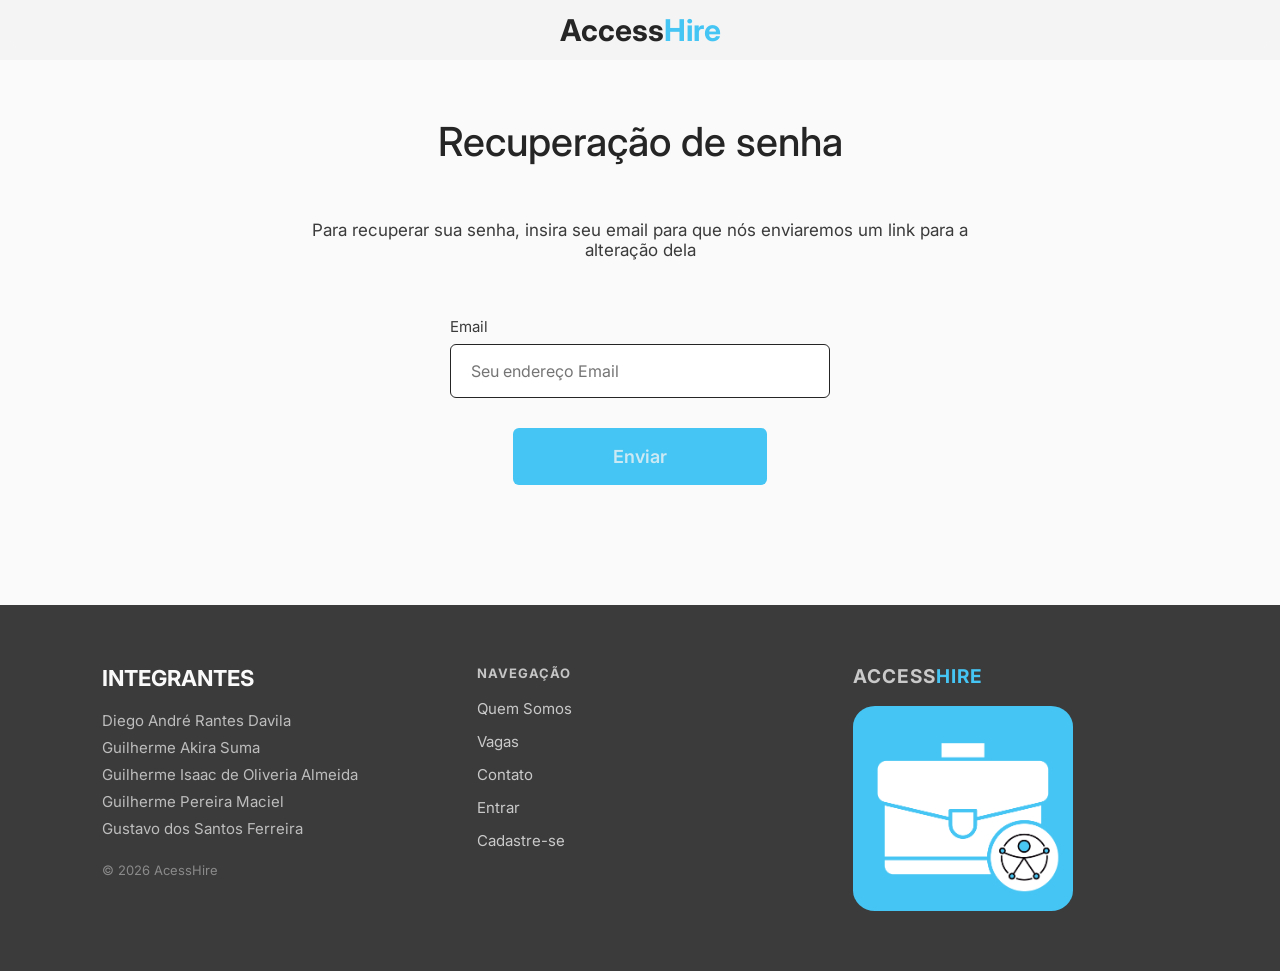
<file: screens/recuperarSenha.html>
<!DOCTYPE html>
<html lang="pt-br">

<head>
    <meta charset="UTF-8">
    <meta name="viewport" content="width=device-width, initial-scale=1.0">
    <link rel="stylesheet" href="../styles/recSenhaStyle.css">
    <link rel="preconnect" href="https://fonts.googleapis.com">
    <link rel="preconnect" href="https://fonts.gstatic.com" crossorigin>
    <link
        href="https://fonts.googleapis.com/css2?family=Inter:ital,opsz,wght@0,14..32,100..900;1,14..32,100..900&family=Roboto:ital,wght@0,100..900;1,100..900&display=swap"
        rel="stylesheet">
        <link rel="icon" type="image/png" href="../assets/iconLogo.png">
    <title>AccesHire</title>
</head>

<body>
    <nav>
        <div class="navLogo">
            <a href="../index.html">
                <h1>Access<span>Hire</span></h1>
            </a>
        </div>
    </nav>

    <div class="recContent">
        <h1>Recuperação de senha</h1>
        <p>Para recuperar sua senha, insira seu email para que nós enviaremos um link para a alteração dela</p>
    </div>
    <div class="formField">
        <label>Email</label>
        <input type="email" placeholder="Seu endereço Email">
    </div>
    <div class="sendButton">
        <a href="">
            <button>Enviar</button>
        </a>
    </div>
    <footer class="siteFooter">
 
        <div class="footerCol footerAbout">
            <h3>INTEGRANTES</h3>
            <ul class="footerMembers">
                <li>Diego André Rantes Davila</li>
                <li>Guilherme Akira Suma</li>
                <li>Guilherme Isaac de Oliveria Almeida</li>
                <li>Guilherme Pereira Maciel</li>
                <li>Gustavo dos Santos Ferreira</li>
            </ul>
            <p class="footerCopy">© 2026 AcessHire</p>
        </div>
     
        <div class="footerCol footerNav">
            <h4>NAVEGAÇÃO</h4>
            <ul>
                <li><a href="../screens/sobreNos.html">Quem Somos</a></li>
                <li><a href="../screens/vagas.html">Vagas</a></li>
                <li><a href="../screens/contato.html">Contato</a></li>
                <li><a href="../screens/login.html">Entrar</a></li>
                <li><a href="../screens/cadastro.html">Cadastre-se</a></li>
            </ul>
        </div>
     
        <div class="footerCol footerBrand">
            <h4>ACCESS<span>HIRE</span></h4>
            <div class="footerImage">
                <img src="../assets/logo.png" alt="LOGO">
            </div>
        </div>
     
    </footer>
</body>

</html>
</file>
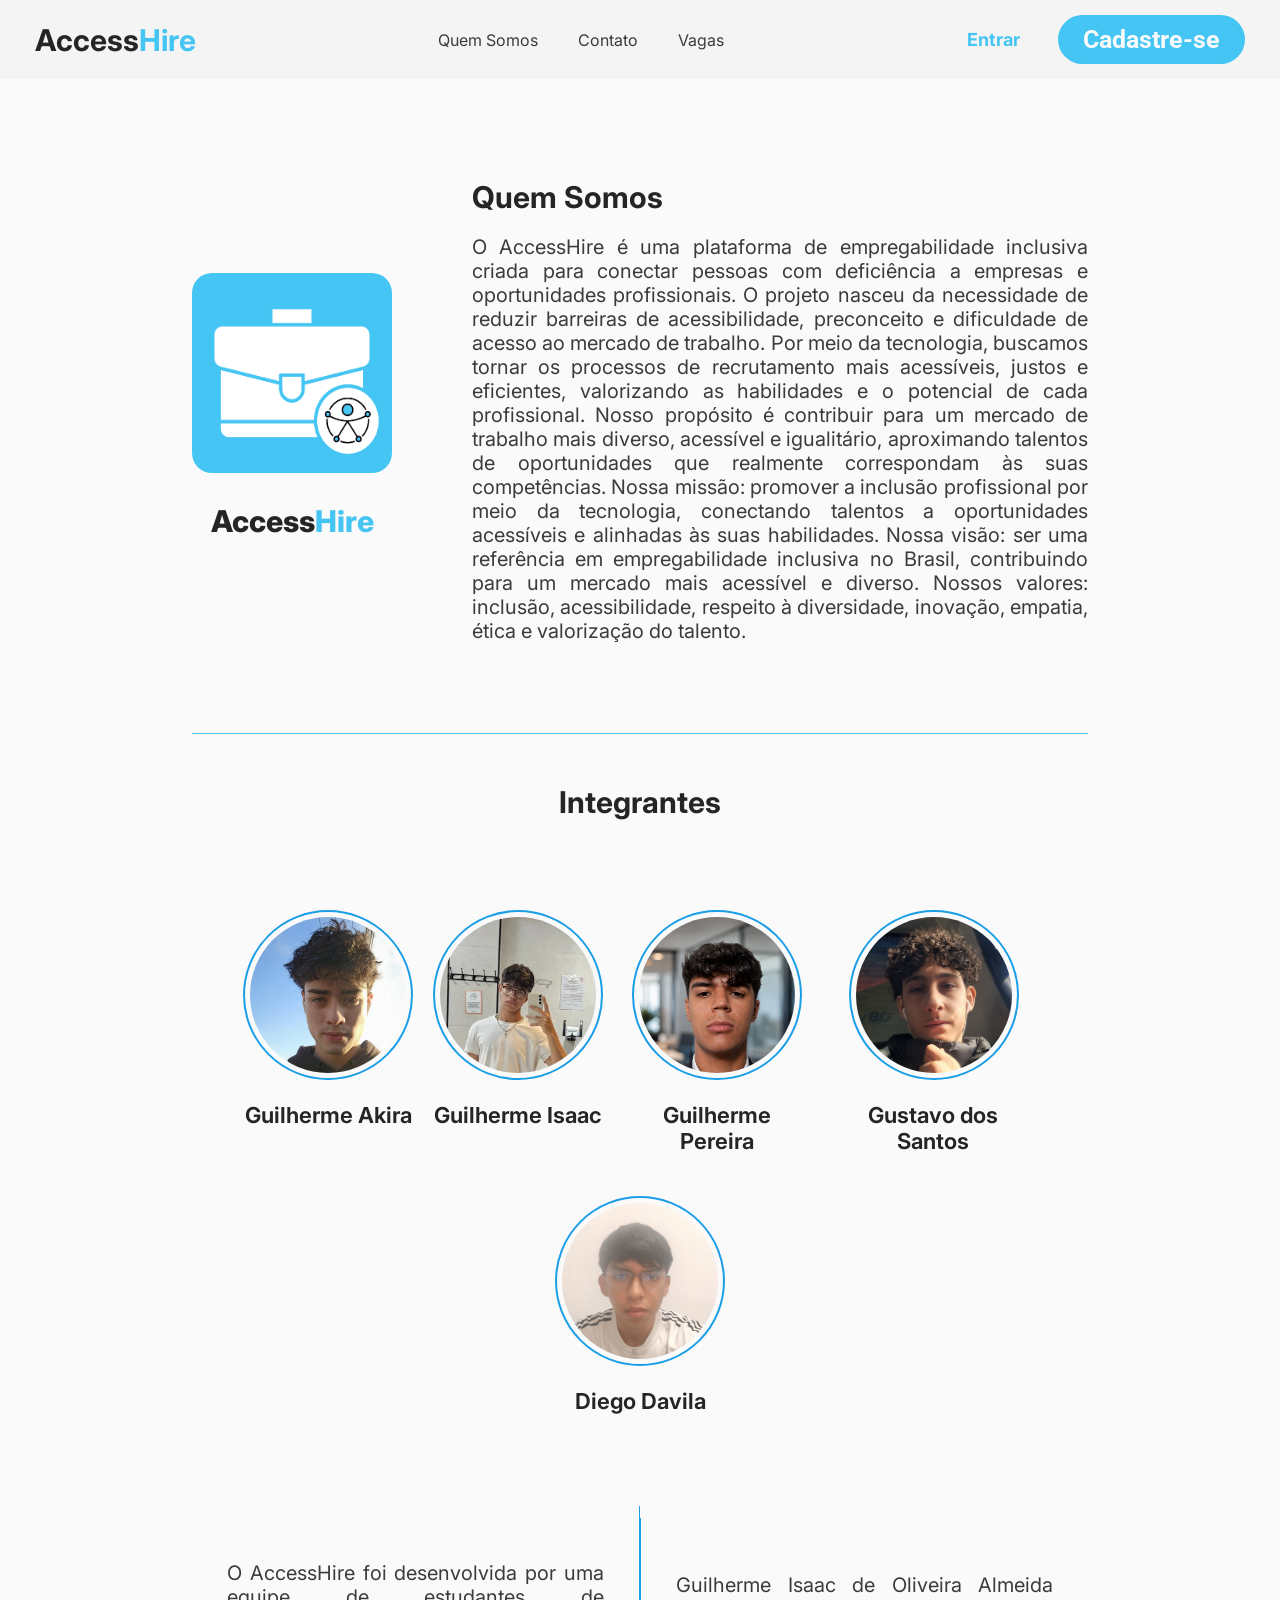
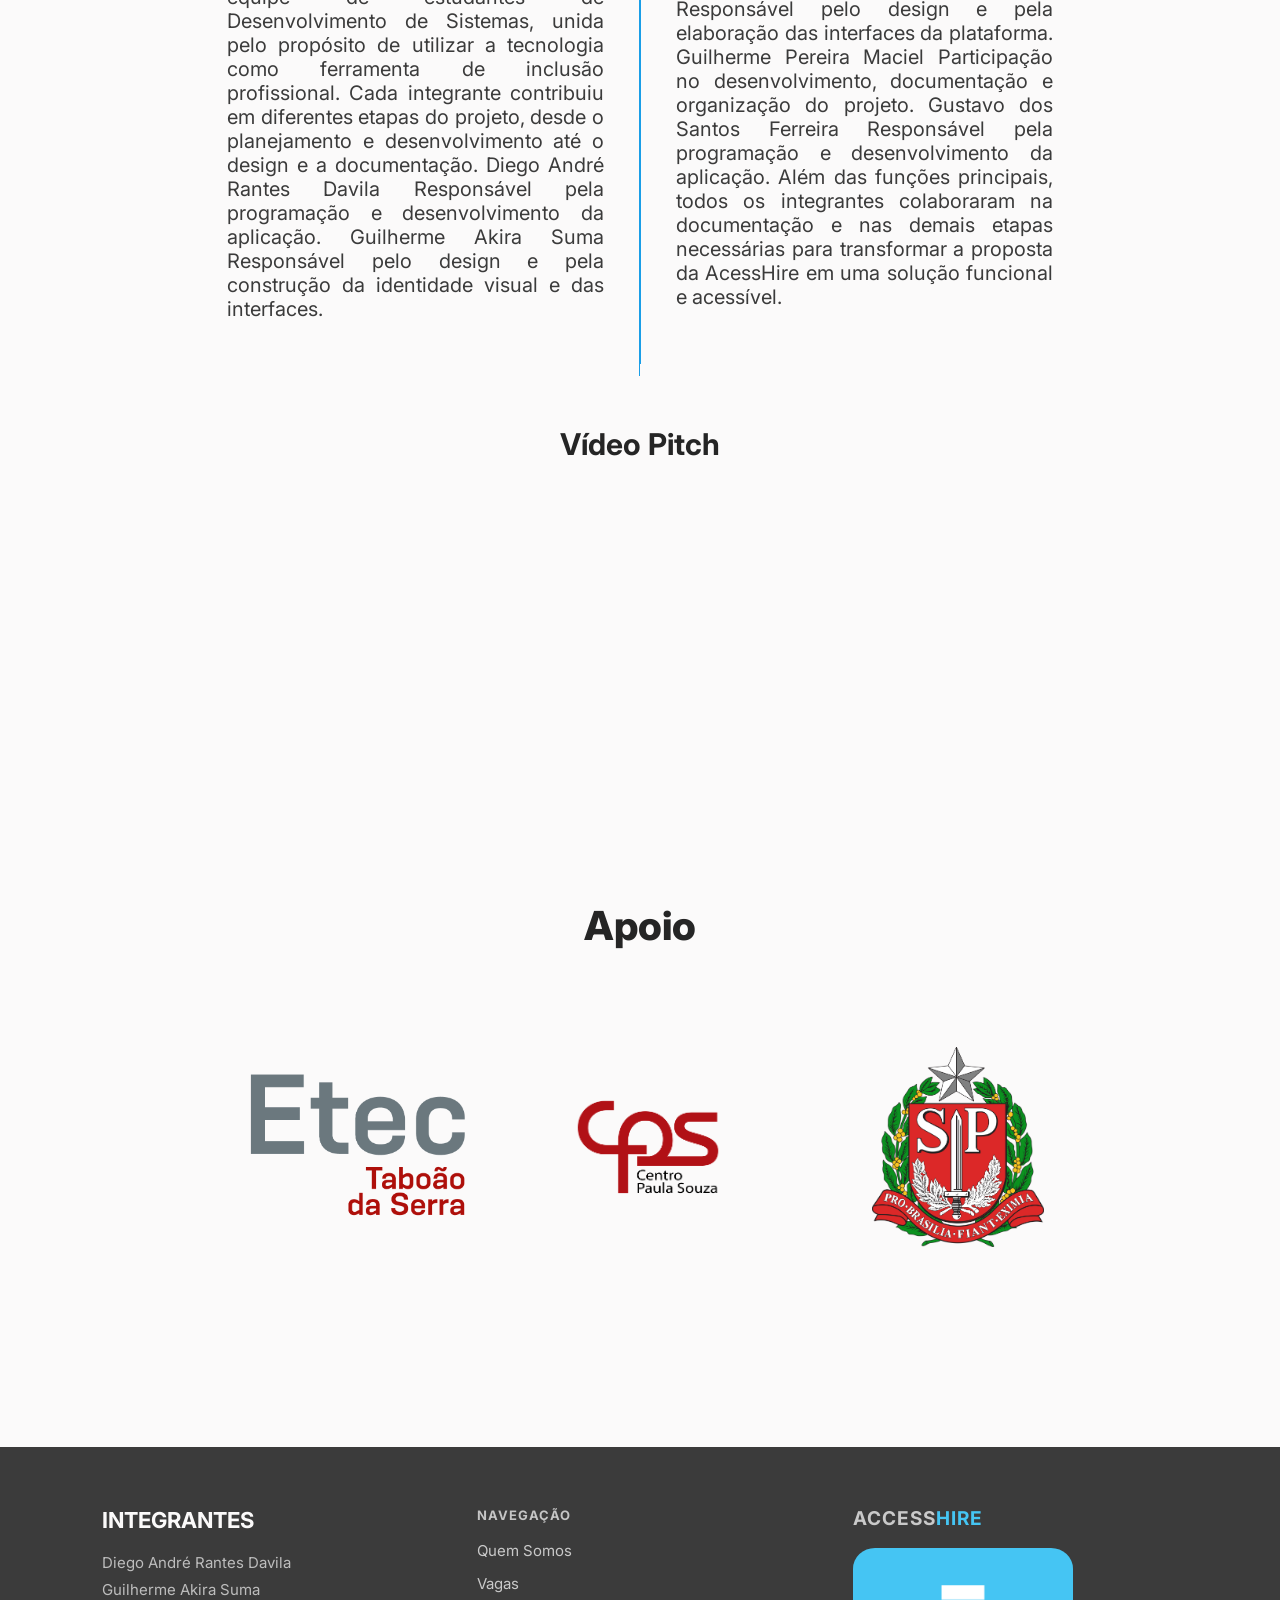
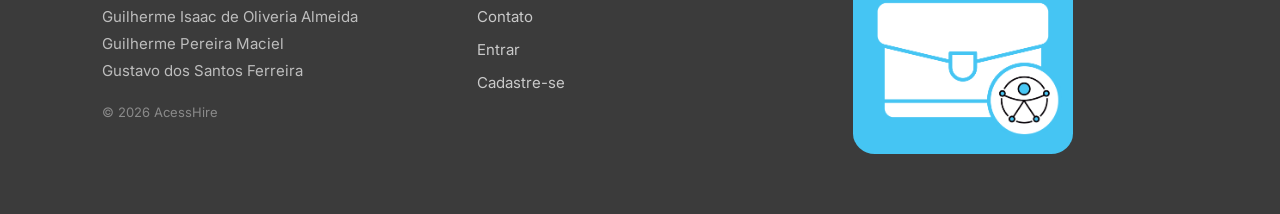
<file: screens/sobreNos.html>
<!DOCTYPE html>
<html lang="pt-br">

<head>
    <meta charset="UTF-8">
    <meta name="viewport" content="width=device-width, initial-scale=1.0">
    <link rel="stylesheet" href="../styles/sobreNosStyle.css">
    <link rel="preconnect" href="https://fonts.googleapis.com">
    <link rel="preconnect" href="https://fonts.gstatic.com" crossorigin>
    <link
        href="https://fonts.googleapis.com/css2?family=Inter:ital,opsz,wght@0,14..32,100..900;1,14..32,100..900&family=Roboto:ital,wght@0,100..900;1,100..900&display=swap"
        rel="stylesheet">
        <link rel="icon" type="image/png" href="../assets/iconLogo.png">
    <title>AccesHire</title>
</head>

<body>
    <nav>
        <div class="navLogo">
            <a href="../index.html">
                <h1>Access<span>Hire</span></h1>
            </a>
        </div>
        <div class="navLinks">
            <a>Quem Somos</a>
            <a href="../screens/contato.html">Contato</a>
            <a href="../screens/vagas.html">Vagas</a>
        </div>
        <div class="navCad">
            <a href="../screens/login.html">Entrar</a>
            <a href="../screens/cadastro.html">
                <button>Cadastre-se</button>
            </a>
        </div>
        </div>
    </nav>
    <div class="container">
        <div class="topContent">
            <div class="logo">
                <img src="../assets/logo.png" alt="LOGO">
                <p>Access<span>Hire</span></p>
            </div>
            <div class="topText">
                <h1>Quem Somos</h1>
                <p> O AccessHire é uma plataforma de empregabilidade inclusiva criada para conectar pessoas com
                    deficiência a
                    empresas e oportunidades profissionais. O projeto nasceu da necessidade de reduzir barreiras de
                    acessibilidade, preconceito e dificuldade de acesso ao mercado de trabalho.
                    Por meio da tecnologia, buscamos tornar os processos de recrutamento mais acessíveis, justos e
                    eficientes, valorizando as habilidades e o potencial de cada profissional.
                    Nosso propósito é contribuir para um mercado de trabalho mais diverso, acessível e igualitário,
                    aproximando talentos de oportunidades que realmente correspondam às suas competências.
                    Nossa missão: promover a inclusão profissional por meio da tecnologia, conectando talentos a
                    oportunidades acessíveis e alinhadas às suas habilidades.
                    Nossa visão: ser uma referência em empregabilidade inclusiva no Brasil, contribuindo para um mercado
                    mais acessível e diverso.
                    Nossos valores: inclusão, acessibilidade, respeito à diversidade, inovação, empatia, ética e
                    valorização
                    do talento.</p>
            </div>
        </div>
        <div class="Integrantes">
            <h1>Integrantes</h1>
            <div class="imgsBox">
                <div class="integCircle">
                    <img src="../assets/Akira.jpg" alt="">
                    <p>Guilherme Akira</p>
                </div>
                <div class="integCircle">
                    <img src="../assets/isaac.png" alt="">
                    <p>Guilherme Isaac</p>
                </div>
                <div class="integCircle">
                    <img src="../assets/pereira.png" alt="">
                    <p>Guilherme Pereira</p>
                </div>
                <div class="integCircle">
                    <img src="../assets/gustavo.jpg" alt="">
                    <p>Gustavo dos Santos</p>
                </div>
                <div class="integCircle">
                    <img src="../assets/diego.jpeg" alt="">
                    <p>Diego Davila</p>
                </div>
            </div>
            <div class="cardBox">
                <div class="cardText1">
                    <p>O AccessHire foi desenvolvida por uma equipe de estudantes de Desenvolvimento de Sistemas, unida
                        pelo propósito de utilizar a tecnologia como ferramenta de inclusão profissional. Cada
                        integrante contribuiu em diferentes etapas do projeto, desde o planejamento e desenvolvimento
                        até o design e a documentação.
                        Diego André Rantes Davila
                        Responsável pela programação e desenvolvimento da aplicação.
                        Guilherme Akira Suma
                        Responsável pelo design e pela construção da identidade visual e das interfaces.</p>
                </div>
                <div class="cardText2">
                    <p>Guilherme Isaac de Oliveira Almeida
                        Responsável pelo design e pela elaboração das interfaces da plataforma.
                        Guilherme Pereira Maciel
                        Participação no desenvolvimento, documentação e organização do projeto.
                        Gustavo dos Santos Ferreira
                        Responsável pela programação e desenvolvimento da aplicação.
                        Além das funções principais, todos os integrantes colaboraram na documentação e nas demais
                        etapas necessárias para transformar a proposta da AcessHire em uma solução funcional e
                        acessível.
                    </p>
                </div>
            </div>
        </div>

        <div class="video">
            <h1>Vídeo Pitch</h1>

            <div class="hubVideo">
                <iframe width="560" height="315" src="https://www.youtube.com/embed/7xEz6NunWDo?si=Ip4TdvQyPmMXTkrR" title="YouTube video player" frameborder="0" allow="accelerometer; autoplay; clipboard-write; encrypted-media; gyroscope; picture-in-picture; web-share" referrerpolicy="strict-origin-when-cross-origin" allowfullscreen></iframe>
            </div>


        </div>

        <div class="apoio">
            <h1>Apoio</h1>
            <div class="apoioBox">
                <img src="../assets/etecLogo.png" alt="">
                <img src="../assets/cpsLogo.png" alt="">
                <img src="../assets/govSP.png" alt="">
            </div>
        </div>
    </div>

    <footer class="siteFooter">

        <div class="footerCol footerAbout">
            <h3>INTEGRANTES</h3>
            <ul class="footerMembers">
                <li>Diego André Rantes Davila</li>
                <li>Guilherme Akira Suma</li>
                <li>Guilherme Isaac de Oliveria Almeida</li>
                <li>Guilherme Pereira Maciel</li>
                <li>Gustavo dos Santos Ferreira</li>
            </ul>
            <p class="footerCopy">© 2026 AcessHire</p>
        </div>

        <div class="footerCol footerNav">
            <h4>NAVEGAÇÃO</h4>
            <ul>
                <li><a href="../screens/sobreNos.html">Quem Somos</a></li>
                <li><a href="../screens/vagas.html">Vagas</a></li>
                <li><a href="../screens/contato.html">Contato</a></li>
                <li><a href="../screens/login.html">Entrar</a></li>
                <li><a href="../screens/cadastro.html">Cadastre-se</a></li>
            </ul>
        </div>

        <div class="footerCol footerBrand">
            <h4>ACCESS<span>HIRE</span></h4>
            <div class="footerImage">
                <img src="../assets/logo.png" alt="LOGO">
            </div>
        </div>

    </footer>
</body>

</html>
</file>
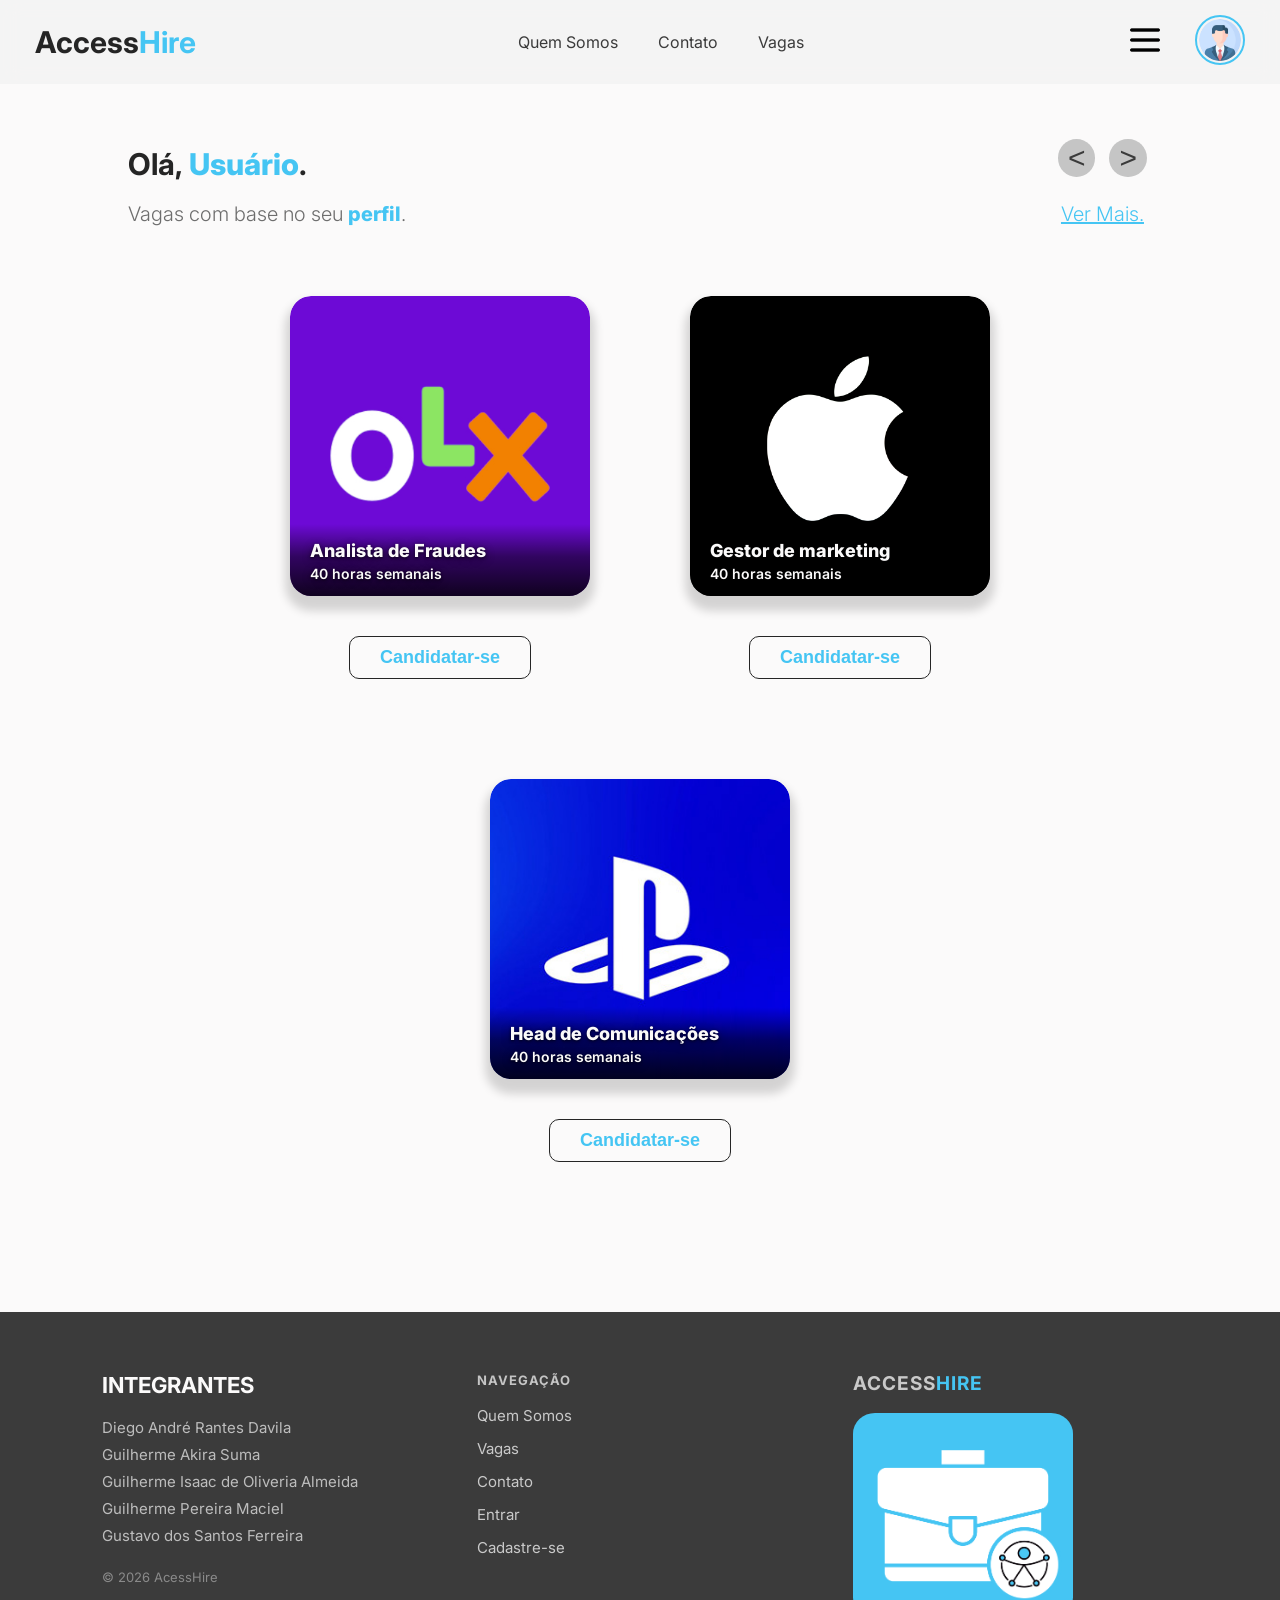
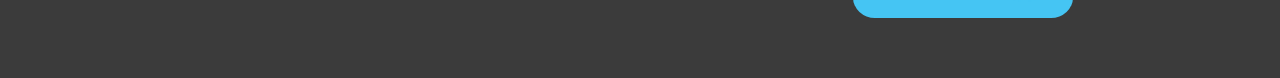
<file: screens/vagas.html>
<!DOCTYPE html>
<html lang="pt-br">

<head>
    <meta charset="UTF-8">
    <meta name="viewport" content="width=device-width, initial-scale=1.0">
    <link rel="stylesheet" href="../styles/vagasStyle.css">
    <link rel="preconnect" href="https://fonts.googleapis.com">
    <link rel="preconnect" href="https://fonts.gstatic.com" crossorigin>
    <link
        href="https://fonts.googleapis.com/css2?family=Inter:ital,opsz,wght@0,14..32,100..900;1,14..32,100..900&family=Roboto:ital,wght@0,100..900;1,100..900&display=swap"
        rel="stylesheet">
        <link rel="icon" type="image/png" href="../assets/iconLogo.png">
    <title>AccesHire</title>
</head>

<body>
    <nav>
        <div class="navLogo">
            <a href="../index.html">
                <h1>Access<span>Hire</span></h1>
            </a>
        </div>
        <div class="navLinks">
            <a href="../screens/sobreNos.html">Quem Somos</a>
            <a href="../screens/contato.html">Contato</a>
            <a href="../screens/vagas.html">Vagas</a>
        </div>
        <div class="navMenu">
            <a>
                <img class="menuBar" src="../assets/menu.png" alt="menu">
            </a>
            <a>
                <img class="perfilPic" src="../assets/perfil.png" alt="">
            </a>
        </div>
        </div>
    </nav>
    <div class="container">
        <div class="topContent">
            <div class="leftContent">
                <h1>Olá, <span>Usuário</span>.</h1>
                <p>Vagas com base no seu <span>perfil</span>.</p>
            </div>

            <div class="rightContent">
                <div>
                    <button><</button>
                    <button>></button>
                </div>
                <p>Ver Mais.</p>
            </div>
        </div>
        <div class="jobContent">
            <div class="jobCadContent">
                <div class="jobCard">
                    <img src="../assets/olxLogo.png" alt="OLX">
                    <div class="cardText">
                        <p>Analista de Fraudes</p>
                        <p>40 horas semanais</p>
                    </div>
                </div>
                <button>Candidatar-se</button>
            </div>
            <div class="jobCadContent">
                <div class="jobCard">
                    <img src="../assets/appleLogo.png" alt="APPLE">
                    <div class="cardText">
                        <p>Gestor de marketing</p>
                        <p>40 horas semanais</p>
                    </div>
                </div>
                <button>Candidatar-se</button>
            </div>
            <div class="jobCadContent">
                <div class="jobCard">
                    <img src="../assets/psLogo.jpg" alt="Playstation">
                    <div class="cardText">
                        <p>Head de Comunicações</p>
                        <p>40 horas semanais</p>
                    </div>
                </div>
                <button>Candidatar-se</button>
            </div>
        </div>
    </div>
    <footer class="siteFooter">
 
        <div class="footerCol footerAbout">
            <h3>INTEGRANTES</h3>
            <ul class="footerMembers">
                <li>Diego André Rantes Davila</li>
                <li>Guilherme Akira Suma</li>
                <li>Guilherme Isaac de Oliveria Almeida</li>
                <li>Guilherme Pereira Maciel</li>
                <li>Gustavo dos Santos Ferreira</li>
            </ul>
            <p class="footerCopy">© 2026 AcessHire</p>
        </div>
     
        <div class="footerCol footerNav">
            <h4>NAVEGAÇÃO</h4>
            <ul>
                <li><a href="../screens/sobreNos.html">Quem Somos</a></li>
                <li><a href="../screens/vagas.html">Vagas</a></li>
                <li><a href="../screens/contato.html">Contato</a></li>
                <li><a href="../screens/login.html">Entrar</a></li>
                <li><a href="../screens/cadastro.html">Cadastre-se</a></li>
            </ul>
        </div>
     
        <div class="footerCol footerBrand">
            <h4>ACCESS<span>HIRE</span></h4>
            <div class="footerImage">
                <img src="../assets/logo.png" alt="LOGO">
            </div>
        </div>
     
    </footer>
</body>

</html>
</file>
<file: indexStyle.css>
:root {
    --cyanAH: #45c5f3;
    --corbotao: #1a9ee7;
    --grayAH: #6d6d6d;
    --text: #3b3b3b;
    --title: #252525;
    --white: #fbfafa;
    --offWhite: #f3f3f3c5;
    --transparent: #ffffff00;
    --lightGray: #c5c5c5;
}
 
*,
*::before,
*::after {
    box-sizing: border-box;
}

::selection {
    background-color: var(--cyanAH);
    color: var(--grayAH);
}

body {
    padding: 0;
    margin: 0;
    background-color: var(--white);
    overflow-x: hidden;
}

/* ===== NAV ===== */

nav {
    background-color: var(--offWhite);
    display: flex;
    justify-content: space-between;
    align-items: center;
    gap: clamp(20px, 5vw, 100px);
    padding: 15px clamp(20px, 5vw, 35px);
    backdrop-filter: blur(10px);
    -webkit-backdrop-filter: blur(10px);
    position: sticky;
    top: 0;
    z-index: 1000;
}

.navLogo {
    display: flex;
    align-items: center;
    gap: 20px;
}

.navLogo h1 {
    font-family: "Inter";
    font-size: clamp(22px, 4vw, 30px);
    color: var(--title);
    margin: 0;
    white-space: nowrap;
}

.navLogo span {
    color: var(--cyanAH);
}

.navLinks {
    display: flex;
    align-items: center;
    gap: 40px;
}

.navLinks a {
    color: var(--text);
    font-size: 16px;
    font-family: "Inter";
    text-decoration: none;
    transition: all .18s ease;
}

.navLinks a:hover {
    transform: translateY(-2px);
    cursor: pointer;
    color: var(--title);
    font-weight: 700;
}

.navCad {
    display: flex;
    align-items: center;
    gap: clamp(15px, 3vw, 50px);
}

.navCad a {
    font-size: 18px;
    font-weight: 700;
    font-family: "Inter";
    text-decoration: none;
    color: var(--cyanAH);
    transition: all .18s ease-in-out;
    white-space: nowrap;
}

.navCad a:hover {
    transform: translateY(-2px);
    cursor: pointer;
}

.navCad button {
    padding: 10px clamp(15px, 3vw, 25px);
    background-color: var(--cyanAH);
    border: none;
    border-radius: 30px;
    font-family: "Roboto";
    font-size: clamp(16px, 2vw, 25px);
    font-weight: 700;
    color: var(--white);
    transition: all .18s ease;
    white-space: nowrap;
}

.navCad button:hover {
    transform: translateY(2px);
    cursor: pointer;
}

.navToggle {
    display: none;
}

.navBurger {
    display: none;
    flex-direction: column;
    gap: 5px;
    cursor: pointer;
    z-index: 1001;
}

.navBurger span {
    width: 26px;
    height: 3px;
    background-color: var(--title);
    border-radius: 3px;
    transition: all .25s ease;
}

/* ===== TOP CONTENT ===== */

.topContent {
    padding: clamp(50px, 10vw, 100px) clamp(20px, 8vw, 200px);
}

.topContent h1 {
    text-align: center;
    font-size: clamp(28px, 5vw, 50px);
    font-family: "Inter";
    color: var(--title);
    line-height: 1.3;
    margin: 0 0 20px 0;
}

.topContent span {
    font-weight: 1000;
    color: var(--cyanAH);
}

.topContent p {
    text-align: center;
    color: var(--grayAH);
    font-family: "Inter";
    font-size: clamp(15px, 2vw, 18px);
}

/* ===== SEARCH BAR ===== */

.searchBar {
    display: flex;
    align-items: center;
    justify-content: center;
    flex-wrap: wrap;
    padding: 20px 30px;
    background-color: var(--white);
    border-radius: 30px;
    gap: 10px;
    box-shadow: 0 10px 30px rgba(0, 0, 0, 0.08);
    width: fit-content;
    max-width: 90%;
    margin: 50px auto;
}

.searchBar img {
    width: 40px;
    -webkit-user-select: none;
    -moz-user-select: none;
    -ms-user-select: none;
    user-select: none;
    flex-shrink: 0;
}

.searchBar input {
    border: none;
    background-color: var(--white);
    padding: 10px;
    font-family: "Inter";
    min-width: 0;
}

.searchBar input:focus {
    outline: none;
    border-bottom: 1px solid var(--title);
}

.searchBar input[type="search"]::-webkit-search-cancel-button,
input[type="search"]::-webkit-search-decoration {
    -webkit-appearance: none;
    appearance: none;
}

.searchBar button {
    padding: 10px 15px;
    background-color: var(--cyanAH);
    border: none;
    border-radius: 30px;
    font-family: "Roboto";
    font-size: 20px;
    font-weight: 700;
    color: var(--white);
    transition: all .18s ease;
    white-space: nowrap;
}

.searchBar button:hover {
    transform: translateY(3px);
    cursor: pointer;
}

/* ===== FOOTER ===== */

.siteFooter {
    background-color: var(--text);
    padding: clamp(30px, 6vw, 60px) clamp(20px, 8vw, 200px);
    display: flex;
    flex-wrap: wrap;
    justify-content: space-between;
    gap: 50px;
    margin-top: 100px;
}

.footerCol {
    flex: 1 1 200px;
    min-width: 200px;
}

.footerAbout h3 {
    font-family: "Inter";
    font-size: 22px;
    font-weight: 700;
    color: var(--footerHeading, #fbfafa);
    margin: 0 0 16px 0;
}

.footerMembers {
    list-style: none;
    padding: 0;
    margin: 0 0 20px 0;
}

.footerMembers li {
    font-family: "Inter";
    font-size: 15px;
    color: var(--footerText, #bdbdbd);
    line-height: 1.8;
}

.footerCopy {
    font-family: "Inter";
    font-size: 13px;
    color: var(--footerMuted, #8a8a8a);
    margin: 0;
}

.footerNav h4 {
    font-family: "Inter";
    font-size: 13px;
    font-weight: 700;
    letter-spacing: 1px;
    text-transform: uppercase;
    color: var(--lightGray);
    margin: 0 0 18px 0;
}

.footerNav ul {
    list-style: none;
    padding: 0;
    margin: 0;
}

.footerNav li {
    margin-bottom: 14px;
}

.footerNav a {
    font-family: "Inter";
    font-size: 15px;
    color: var(--offWhite);
    text-decoration: none;
    transition: color .18s ease, transform .18s ease;
    display: inline-block;
}

.footerNav a:hover {
    color: var(--corbotao);
    transform: translateX(4px);
}



.footerBrand h4 {
    font-family: "Inter";
    font-size: 19px;
    font-weight: 700;
    letter-spacing: 1px;
    text-transform: uppercase;
    color: var(--offWhite);
    margin: 0 0 18px 0;
}

.footerBrand span{
    color: var(--cyanAH);
}

.footerImage {
    width: 100%;
    max-width: 220px;
}

.footerImage img {
    width: 100%;
    height: 100%;
    object-fit: cover;
    border-radius: 8px;
    display: block;
    border-radius: 10%;
}

/* ===== RESPONSIVO ===== */

@media (max-width: 900px) {
    .navLinks {
        position: fixed;
        top: 0;
        right: -100%;
        height: 100vh;
        width: min(70vw, 320px);
        background-color: var(--offWhite);
        flex-direction: column;
        justify-content: center;
        gap: 30px;
        overflow-y: auto;
        transition: right .3s ease;
        box-shadow: -10px 0 30px rgba(0, 0, 0, 0.1);
    }

    .navToggle:checked~.navLinks {
        right: 0;
    }

    .navBurger {
        display: flex;
    }

    .navToggle:checked~.navBurger span:nth-child(1) {
        transform: translateY(8px) rotate(45deg);
    }

    .navToggle:checked~.navBurger span:nth-child(2) {
        opacity: 0;
    }

    .navToggle:checked~.navBurger span:nth-child(3) {
        transform: translateY(-8px) rotate(-45deg);
    }

}

/* Mobile: barra de busca empilha em coluna */
@media (max-width: 600px) {
    .searchBar {
        flex-direction: column;
        align-items: stretch;
        width: 90%;
        border-radius: 20px;
    }

    .searchBar input {
        text-align: center;
        border-bottom: 1px solid var(--offWhite);
        padding: 12px;
    }

    .searchBar img {
        display: none;
    }

    .searchBar button {
        margin-top: 10px;
        width: 100%;
    }

    .navCad button {
        padding: 8px 16px;
    }
}


@media (max-width: 480px) {
    nav {
        padding: 12px 16px;
        gap: 10px;
    }

    .navLogo h1 {
        font-size: 20px;
    }

    .navCad {
        gap: 12px;
    }

    .navCad a {
        font-size: 14px;
    }

    .navCad button {
        padding: 8px 14px;
        font-size: 14px;
        border-radius: 20px;
    }

    .navBurger span {
        width: 22px;
    }
}

@media (max-width: 700px) {
    .siteFooter {
        flex-direction: column;
        gap: 40px;
        text-align: left;
    }

    .footerCol {
        min-width: 100%;
    }
}
</file>
<file: styles/indexStyle.css>
:root {
    --cyanAH: #45c5f3;
    --corbotao: #1a9ee7;
    --grayAH: #6d6d6d;
    --text: #3b3b3b;
    --title: #252525;
    --white: #fbfafa;
    --offWhite: #f3f3f3c5;
    --transparent: #ffffff00;
    --lightGray: #c5c5c5;
}
 
*,
*::before,
*::after {
    box-sizing: border-box;
}

::selection {
    background-color: var(--cyanAH);
    color: var(--grayAH);
}

body {
    padding: 0;
    margin: 0;
    background-color: var(--white);
    overflow-x: hidden;
}

/* ===== NAV ===== */

nav {
    background-color: var(--offWhite);
    display: flex;
    justify-content: space-between;
    align-items: center;
    gap: clamp(20px, 5vw, 100px);
    padding: 15px clamp(20px, 5vw, 35px);
    backdrop-filter: blur(10px);
    -webkit-backdrop-filter: blur(10px);
    position: sticky;
    top: 0;
    z-index: 1000;
}

.navLogo {
    display: flex;
    align-items: center;
    gap: 20px;
}

.navLogo h1 {
    font-family: "Inter";
    font-size: clamp(22px, 4vw, 30px);
    color: var(--title);
    margin: 0;
    white-space: nowrap;
}

.navLogo span {
    color: var(--cyanAH);
}

.navLinks {
    display: flex;
    align-items: center;
    gap: 40px;
}

.navLinks a {
    color: var(--text);
    font-size: 16px;
    font-family: "Inter";
    text-decoration: none;
    transition: all .18s ease;
}

.navLinks a:hover {
    transform: translateY(-2px);
    cursor: pointer;
    color: var(--title);
    font-weight: 700;
}

.navCad {
    display: flex;
    align-items: center;
    gap: clamp(15px, 3vw, 50px);
}

.navCad a {
    font-size: 18px;
    font-weight: 700;
    font-family: "Inter";
    text-decoration: none;
    color: var(--cyanAH);
    transition: all .18s ease-in-out;
    white-space: nowrap;
}

.navCad a:hover {
    transform: translateY(-2px);
    cursor: pointer;
}

.navCad button {
    padding: 10px clamp(15px, 3vw, 25px);
    background-color: var(--cyanAH);
    border: none;
    border-radius: 30px;
    font-family: "Roboto";
    font-size: clamp(16px, 2vw, 25px);
    font-weight: 700;
    color: var(--white);
    transition: all .18s ease;
    white-space: nowrap;
}

.navCad button:hover {
    transform: translateY(2px);
    cursor: pointer;
}

.navToggle {
    display: none;
}

.navBurger {
    display: none;
    flex-direction: column;
    gap: 5px;
    cursor: pointer;
    z-index: 1001;
}

.navBurger span {
    width: 26px;
    height: 3px;
    background-color: var(--title);
    border-radius: 3px;
    transition: all .25s ease;
}

/* ===== TOP CONTENT ===== */

.topContent {
    padding: clamp(50px, 10vw, 100px) clamp(20px, 8vw, 200px);
}

.topContent h1 {
    text-align: center;
    font-size: clamp(28px, 5vw, 50px);
    font-family: "Inter";
    color: var(--title);
    line-height: 1.3;
    margin: 0 0 20px 0;
}

.topContent span {
    font-weight: 1000;
    color: var(--cyanAH);
}

.topContent p {
    text-align: center;
    color: var(--grayAH);
    font-family: "Inter";
    font-size: clamp(15px, 2vw, 18px);
}

/* ===== SEARCH BAR ===== */

.searchBar {
    display: flex;
    align-items: center;
    justify-content: center;
    flex-wrap: wrap;
    padding: 20px 30px;
    background-color: var(--white);
    border-radius: 30px;
    gap: 10px;
    box-shadow: 0 10px 30px rgba(0, 0, 0, 0.08);
    width: fit-content;
    max-width: 90%;
    margin: 50px auto;
}

.searchBar img {
    width: 40px;
    -webkit-user-select: none;
    -moz-user-select: none;
    -ms-user-select: none;
    user-select: none;
    flex-shrink: 0;
}

.searchBar input {
    border: none;
    background-color: var(--white);
    padding: 10px;
    font-family: "Inter";
    min-width: 0;
}

.searchBar input:focus {
    outline: none;
    border-bottom: 1px solid var(--title);
}

.searchBar input[type="search"]::-webkit-search-cancel-button,
input[type="search"]::-webkit-search-decoration {
    -webkit-appearance: none;
    appearance: none;
}

.searchBar button {
    padding: 10px 15px;
    background-color: var(--cyanAH);
    border: none;
    border-radius: 30px;
    font-family: "Roboto";
    font-size: 20px;
    font-weight: 700;
    color: var(--white);
    transition: all .18s ease;
    white-space: nowrap;
}

.searchBar button:hover {
    transform: translateY(3px);
    cursor: pointer;
}

/* ===== FOOTER ===== */

.siteFooter {
    background-color: var(--text);
    padding: clamp(30px, 6vw, 60px) clamp(20px, 8vw, 200px);
    display: flex;
    flex-wrap: wrap;
    justify-content: space-between;
    gap: 50px;
    margin-top: 100px;
}

.footerCol {
    flex: 1 1 200px;
    min-width: 200px;
}

.footerAbout h3 {
    font-family: "Inter";
    font-size: 22px;
    font-weight: 700;
    color: var(--footerHeading, #fbfafa);
    margin: 0 0 16px 0;
}

.footerMembers {
    list-style: none;
    padding: 0;
    margin: 0 0 20px 0;
}

.footerMembers li {
    font-family: "Inter";
    font-size: 15px;
    color: var(--footerText, #bdbdbd);
    line-height: 1.8;
}

.footerCopy {
    font-family: "Inter";
    font-size: 13px;
    color: var(--footerMuted, #8a8a8a);
    margin: 0;
}

.footerNav h4 {
    font-family: "Inter";
    font-size: 13px;
    font-weight: 700;
    letter-spacing: 1px;
    text-transform: uppercase;
    color: var(--lightGray);
    margin: 0 0 18px 0;
}

.footerNav ul {
    list-style: none;
    padding: 0;
    margin: 0;
}

.footerNav li {
    margin-bottom: 14px;
}

.footerNav a {
    font-family: "Inter";
    font-size: 15px;
    color: var(--offWhite);
    text-decoration: none;
    transition: color .18s ease, transform .18s ease;
    display: inline-block;
}

.footerNav a:hover {
    color: var(--corbotao);
    transform: translateX(4px);
}



.footerBrand h4 {
    font-family: "Inter";
    font-size: 19px;
    font-weight: 700;
    letter-spacing: 1px;
    text-transform: uppercase;
    color: var(--offWhite);
    margin: 0 0 18px 0;
}

.footerBrand span{
    color: var(--cyanAH);
}

.footerImage {
    width: 100%;
    max-width: 220px;
}

.footerImage img {
    width: 100%;
    height: 100%;
    object-fit: cover;
    border-radius: 8px;
    display: block;
    border-radius: 10%;
}

/* ===== RESPONSIVO ===== */

@media (max-width: 900px) {
    .navLinks {
        position: fixed;
        top: 0;
        right: -100%;
        height: 100vh;
        width: min(70vw, 320px);
        background-color: var(--offWhite);
        flex-direction: column;
        justify-content: center;
        gap: 30px;
        overflow-y: auto;
        transition: right .3s ease;
        box-shadow: -10px 0 30px rgba(0, 0, 0, 0.1);
    }

    .navToggle:checked~.navLinks {
        right: 0;
    }

    .navBurger {
        display: flex;
    }

    .navToggle:checked~.navBurger span:nth-child(1) {
        transform: translateY(8px) rotate(45deg);
    }

    .navToggle:checked~.navBurger span:nth-child(2) {
        opacity: 0;
    }

    .navToggle:checked~.navBurger span:nth-child(3) {
        transform: translateY(-8px) rotate(-45deg);
    }

}

/* Mobile: barra de busca empilha em coluna */
@media (max-width: 600px) {
    .searchBar {
        flex-direction: column;
        align-items: stretch;
        width: 90%;
        border-radius: 20px;
    }

    .searchBar input {
        text-align: center;
        border-bottom: 1px solid var(--offWhite);
        padding: 12px;
    }

    .searchBar img {
        display: none;
    }

    .searchBar button {
        margin-top: 10px;
        width: 100%;
    }

    .navCad button {
        padding: 8px 16px;
    }
}


@media (max-width: 480px) {
    nav {
        padding: 12px 16px;
        gap: 10px;
    }

    .navLogo h1 {
        font-size: 20px;
    }

    .navCad {
        gap: 12px;
    }

    .navCad a {
        font-size: 14px;
    }

    .navCad button {
        padding: 8px 14px;
        font-size: 14px;
        border-radius: 20px;
    }

    .navBurger span {
        width: 22px;
    }
}

@media (max-width: 700px) {
    .siteFooter {
        flex-direction: column;
        gap: 40px;
        text-align: left;
    }

    .footerCol {
        min-width: 100%;
    }
}
</file>
<file: cadastroStyle.css>
:root {
    --cyanAH: #45c5f3;
    --corbotao: #1a9ee7;
    --grayAH: #6d6d6d;
    --text: #3b3b3b;
    --title: #252525;
    --white: #fbfafa;
    --offWhite: #f3f3f3c5;
    --transparent: #ffffff00;
    --lightGray: #c5c5c5;
}
 

*,
*::before,
*::after {
    box-sizing: border-box;
}

::selection {
    background-color: var(--cyanAH);
    color: var(--grayAH);
}

body {
    padding: 0;
    margin: 0;
    background-color: var(--white);
    overflow-x: hidden;
}

/* ===== NAV ===== */

nav {
    background-color: var(--offWhite);
    backdrop-filter: blur(10px);
    -webkit-backdrop-filter: blur(10px);
    padding: 12px clamp(20px, 5vw, 35px);
    position: sticky;
    top: 0;
    z-index: 1000;
}

.navLogo {
    display: flex;
    align-items: center;
    justify-content: center;
    flex-wrap: wrap;
}

.navLogo a {
    text-decoration: none;
}

.navLogo h1 {
    font-family: "Inter";
    font-size: clamp(22px, 4vw, 30px);
    color: var(--title);
    margin: 0;
}

.navLogo span {
    color: var(--cyanAH);
}

.cadContent {
    justify-content: center;
    align-items: center;
    padding: 30px clamp(20px, 8vw, 200px) 20px;
}

.cadContent h1 {
    font-size: clamp(26px, 5vw, 40px);
    font-family: "Inter";
    font-weight: 500;
    text-align: center;
    color: var(--title);
}

.cadContent p {
    color: var(--cyanAH);
    font-size: 15px;
    font-family: "Inter";
    text-align: center;
    text-decoration: underline;
}

/* ===== FORM FIELD ===== */

.formField {
    display: flex;
    flex-direction: column;
    align-items: flex-start;
    text-align: left;
    width: 100%;
    max-width: 420px;
    margin: 0 auto;
    padding: 10px clamp(16px, 5vw, 20px);
}

.formField input {
    width: 100%;
    padding: 16px 20px;
    box-sizing: border-box;
    border: 1px solid var(--title);
    border-radius: 6px;
    font-family: "Inter";
    font-size: 16px;
}

.formField input:focus {
    outline: none;
    border-color: var(--cyanAH);
}

.formField label {
    font-family: "Inter";
    font-size: 15px;
    margin-bottom: 8px;
    color: var(--text);
}

/* ===== BOTÃO DE CADASTRO ===== */

.cadButton {
    justify-content: center;
    display: flex;
    padding: 20px clamp(20px, 8vw, 200px);
}

.cadButton button {
    width: 100%;
    max-width: 560px;
    padding: 18px clamp(40px, 8vw, 100px);
    font-family: "Inter";
    font-size: clamp(16px, 2vw, 18px);
    font-weight: 600;
    border: none;
    border-radius: 6px;
    background-color: var(--cyanAH);
    color: var(--offWhite);
    cursor: pointer;
    transition: background-color .18s ease, transform .18s ease;
}

.cadButton button:hover {
    background-color: #33b3e6;
    transform: translateY(2px);
}

.cadEsqueci{
    justify-content: center;
    align-items: center;
    padding: 1px clamp(20px, 8vw, 200px) 1px;
}

.cadEsqueci p{
    color: var(--cyanAH);
    font-size: 15px;
    font-family: "Inter";
    text-align: center;
    text-decoration: underline;

}

.recSenha {
    color: black;
    text-decoration: none;
}

/* ===== RESPONSIVO ===== */

@media (max-width: 768px) {
    .cadContent,
    .cadButton,
    .cadEsqueci {
        padding-left: 24px;
        padding-right: 24px;
    }
}

@media (max-width: 480px) {
    .cadContent h1 {
        padding: 0 8px;
    }

    .formField,
    .cadButton button {
        max-width: 100%;
    }

    .formField input {
        padding: 14px 16px;
    }

    .cadButton button:hover {
        transform: none;
    }
}
</file>
<file: contatoStyle.css>
:root {
    --cyanAH: #45c5f3;
    --corbotao: #1a9ee7;
    --grayAH: #6d6d6d;
    --text: #3b3b3b;
    --title: #252525;
    --white: #fbfafa;
    --offWhite: #f3f3f3c5;
    --transparent: #ffffff00;
    --lightGray: #c5c5c5;
}
 
*,
*::before,
*::after {
    box-sizing: border-box;
}
 
::selection {
    background-color: var(--cyanAH);
    color: var(--grayAH);
}
 
body {
    padding: 0;
    margin: 0;
    background-color: var(--white);
    overflow-x: hidden;
}
 
/* ===== NAV ===== */
 
nav {
    background-color: var(--offWhite);
    display: flex;
    justify-content: space-between;
    align-items: center;
    gap: clamp(20px, 5vw, 100px);
    padding: 15px clamp(20px, 5vw, 35px);
    backdrop-filter: blur(10px);
    -webkit-backdrop-filter: blur(10px);
    position: sticky;
    top: 0;
    z-index: 1000;
}

.navLogo {
    display: flex;
    align-items: center;
    justify-content: center;
}

.navLogo a {
    text-decoration: none;
}

.navLogo h1 {
    font-family: "Inter";
    font-size: clamp(22px, 4vw, 30px);
    color: var(--title);
    margin: 0;
}

.navLogo span {
    color: var(--cyanAH);
}
.navLinks {
    display: flex;
    align-items: center;
    gap: 40px;
}

.navLinks a {
    color: var(--text);
    font-size: 16px;
    font-family: "Inter";
    text-decoration: none;
    transition: all .18s ease;
}

.navLinks a:hover {
    transform: translateY(-2px);
    cursor: pointer;
    color: var(--title);
    font-weight: 700;
}

.navMenu {
    display: flex;
    align-items: center;
    gap: clamp(15px, 3vw, 30px);

}

.menuBar {
    width: 40px;
    height: 40px;
}

.perfilPic {
    width: 50px;
    height: 50px;
    padding: 2px;
    border: 2px solid var(--cyanAH);
    border-radius: 50%;
}

.navToggle {
    display: none;
}

.navBurger {
    display: none;
    flex-direction: column;
    gap: 5px;
    cursor: pointer;
    z-index: 1001;
}

.navBurger span {
    width: 26px;
    height: 3px;
    background-color: var(--title);
    border-radius: 3px;
    transition: all .25s ease;
}

.navToggle {
    display: none;
}
 
.navBurger {
    display: none;
    flex-direction: column;
    gap: 5px;
    cursor: pointer;
    z-index: 1001;
}
 
.navBurger span {
    width: 26px;
    height: 3px;
    background-color: var(--title);
    border-radius: 3px;
    transition: all .25s ease;
}

/* ===== CONTAINER ===== */

.container{
    display: flex;
    flex-direction: column;
    padding: 50px clamp(20px, 8vw, 30%);
}

.container h1 {
    text-align: center;
    font-family: "Inter";
    font-size: 30px;
    color: var(--title);
}

.inputBox1{
    display: flex;
    flex-wrap: wrap;
    gap: 60px;   
}

.textInput p {
    font-family: "Inter";
    font-size: 14px;
}

.inputBox1 input{
    flex: 1 1 200px;
    padding: 16px 20px;
    box-sizing: border-box;
    border: 1px solid var(--title);
    font-family: "Inter";
    font-size: 15px;
    
}

.inputBox2{
    display: flex;
    flex-wrap: wrap;
    gap: 20px;   
}

.inputBox2 input{
    flex: 1 1 200px;
    padding: 16px 20px;
    box-sizing: border-box;
    border: 1px solid var(--title);
    font-family: "Inter";
    font-size: 15px;
}

.inputBox3 {
    width: 100%;
    max-width: 850px;
}

.inputBox3 textarea {
    width: 100%;
    height: 150px;
    resize: none;
    box-sizing: border-box;
    padding: 15px;
    border: 1px solid var(--title);
    font-family: "Inter";
    font-size: 15px;
}


.cadButton {
    justify-content: right;
    display: flex;
    padding: 20px 0;
    max-width: 100%;
}

.cadButton button {
    width: 100%;
    padding: 18px clamp(40px, 8vw, 100px);
    font-family: "Inter";
    font-size: clamp(16px, 2vw, 18px);
    font-weight: 600;
    border: none;
    background-color: var(--corbotao);
    color: var(--white);
    cursor: pointer;
    transition: background-color .18s ease, transform .18s ease;
}

.cadButton button:hover {
    background-color: #33b3e6;
    transform: translateY(2px);
}

/* ===== FOOTER ===== */

.siteFooter {
    background-color: var(--text);
    padding: clamp(30px, 6vw, 60px) clamp(20px, 8vw, 200px);
    display: flex;
    flex-wrap: wrap;
    justify-content: space-between;
    gap: 50px;
    margin-top: 100px;
}

.footerCol {
    flex: 1 1 200px;
    min-width: 200px;
}

.footerAbout h3 {
    font-family: "Inter";
    font-size: 22px;
    font-weight: 700;
    color: var(--footerHeading, #fbfafa);
    margin: 0 0 16px 0;
}

.footerMembers {
    list-style: none;
    padding: 0;
    margin: 0 0 20px 0;
}

.footerMembers li {
    font-family: "Inter";
    font-size: 15px;
    color: var(--footerText, #bdbdbd);
    line-height: 1.8;
}

.footerCopy {
    font-family: "Inter";
    font-size: 13px;
    color: var(--footerMuted, #8a8a8a);
    margin: 0;
}

.footerNav h4 {
    font-family: "Inter";
    font-size: 13px;
    font-weight: 700;
    letter-spacing: 1px;
    text-transform: uppercase;
    color: var(--lightGray);
    margin: 0 0 18px 0;
}

.footerNav ul {
    list-style: none;
    padding: 0;
    margin: 0;
}

.footerNav li {
    margin-bottom: 14px;
}

.footerNav a {
    font-family: "Inter";
    font-size: 15px;
    color: var(--offWhite);
    text-decoration: none;
    transition: color .18s ease, transform .18s ease;
    display: inline-block;
}

.footerNav a:hover {
    color: var(--corbotao);
    transform: translateX(4px);
}

.footerBrand h4 {
    font-family: "Inter";
    font-size: 19px;
    font-weight: 700;
    letter-spacing: 1px;
    text-transform: uppercase;
    color: var(--offWhite);
    margin: 0 0 18px 0;
}

.footerBrand span{
    color: var(--cyanAH);
}

.footerImage {
    width: 100%;
    max-width: 220px;
}

.footerImage img {
    width: 100%;
    height: 100%;
    object-fit: cover;
    border-radius: 8px;
    display: block;
    border-radius: 10%;
}

/* ===== RESPONSIVO ===== */

@media (max-width: 900px) {
    .navLinks {
        display: none;
        position: absolute;
        top: 100%;
        left: 0;
        right: 0;
        flex-direction: column;
        background-color: var(--white);
        padding: 20px;
        gap: 20px;
        box-shadow: 0 8px 12px rgba(0, 0, 0, .08);
    }

    .navToggle:checked ~ .navLinks {
        display: flex;
    }

    .navBurger {
        display: flex;
    }

    .container {
        padding: 40px clamp(20px, 6vw, 60px);
    }

    .inputBox1,
    .inputBox2 {
        gap: 20px;
    }
}

@media (max-width: 700px) {
    .siteFooter {
        flex-direction: column;
        gap: 40px;
        text-align: left;
    }

    .footerCol {
        min-width: 100%;
    }
}


@media (max-width: 480px) {
    nav {
        padding: 12px 16px;
        gap: 10px;
    }
 
    .navLogo h1 {
        font-size: 20px;
    }
 
    .navCad {
        gap: 12px;
    }
 
    .navCad a {
        font-size: 14px;
    }
 
    .navCad button {
        padding: 8px 14px;
        font-size: 14px;
        border-radius: 20px;
    }
    
    .navBurger span {
        width: 22px;
    }

    .container {
        padding: 30px 16px;
    }

    .inputBox1 input,
    .inputBox2 input {
        flex: 1 1 100%;
    }
}
</file>
<file: loginStyle.css>
:root {
    --cyanAH: #45c5f3;
    --corbotao: #1a9ee7;
    --grayAH: #6d6d6d;
    --text: #3b3b3b;
    --title: #252525;
    --white: #fbfafa;
    --offWhite: #f3f3f3c5;
    --transparent: #ffffff00;
    --lightGray: #c5c5c5;
}
 
*,
*::before,
*::after {
    box-sizing: border-box;
}

::selection {
    background-color: var(--cyanAH);
    color: var(--grayAH);
}

body {
    padding: 0;
    margin: 0;
    background-color: var(--white);
    overflow-x: hidden;
}

/* ===== NAV ===== */

nav {
    background-color: var(--offWhite);
    backdrop-filter: blur(10px);
    -webkit-backdrop-filter: blur(10px);
    padding: 12px clamp(20px, 5vw, 35px);
    position: sticky;
    top: 0;
    z-index: 1000;
}

.navLogo {
    display: flex;
    align-items: center;
    justify-content: center;
}

.navLogo a {
    text-decoration: none;
}

.navLogo h1 {
    font-family: "Inter";
    font-size: clamp(22px, 4vw, 30px);
    color: var(--title);
    margin: 0;
}

.navLogo span {
    color: var(--cyanAH);
}

/* ===== CADASTRO CONTENT ===== */

.logContent {
    justify-content: center;
    padding: 30px clamp(20px, 8vw, 200px) 20px;
    display: flex;
    flex-direction: column;
}

.logContent h1 {
    font-size: clamp(26px, 5vw, 40px);
    font-family: "Inter";
    font-weight: 500;
    text-align: center;
    color: var(--title);
}

.logContent a {
    color: var(--cyanAH);
    font-size: 14px;
    font-family: "Inter";
    text-align: center;
    text-decoration: underline;
}

/* ===== FORM FIELD ===== */

.formField {
    display: flex;
    flex-direction: column;
    align-items: flex-start;
    text-align: left;
    width: 100%;
    max-width: 420px;
    margin: 0 auto;
    padding: 10px clamp(16px, 5vw, 20px);
}

.formField input {
    width: 100%;
    padding: 16px 20px;
    box-sizing: border-box;
    border: 1px solid var(--title);
    border-radius: 6px;
    font-family: "Inter";
    font-size: 16px;
}

.formField input:focus {
    outline: none;
    border-color: var(--cyanAH);
}

.formField label {
    font-family: "Inter";
    font-size: 15px;
    margin-bottom: 8px;
    color: var(--text);
}

.logForgot {
    display: flex;
    justify-content: center;
    padding: 10px;
}

.logForgot p {
    color: var(--cyanAH);
    font-size: 14px;
    font-family: "Inter";
    text-align: center;
    text-decoration: underline;
}

.logButton {
    justify-content: center;
    display: flex;
    padding: 20px clamp(20px, 8vw, 200px);
}

.logButton button {
    width: 100%;
    max-width: 560px;
    padding: 18px clamp(40px, 8vw, 100px);
    font-family: "Inter";
    font-size: clamp(16px, 2vw, 18px);
    font-weight: 600;
    border: none;
    border-radius: 6px;
    background-color: var(--cyanAH);
    color: var(--offWhite);
    cursor: pointer;
    transition: background-color .18s ease, transform .18s ease;
}

.logButton button:hover {
    background-color: #33b3e6;
    transform: translateY(2px);
}

/* ===== RESPONSIVO ===== */

@media (max-width: 480px) {
    .logContent h1 {
        padding: 0 8px;
    }

    .formField,
    .logButton button {
        max-width: 100%;
    }

    .formField input {
        padding: 14px 16px;
    }

    .logButton button:hover {
        transform: none;
    }
}
</file>
<file: recSenhaStyle.css>
:root {
    --cyanAH: #45c5f3;
    --corbotao: #1a9ee7;
    --grayAH: #6d6d6d;
    --text: #3b3b3b;
    --title: #252525;
    --white: #fbfafa;
    --offWhite: #f3f3f3c5;
    --transparent: #ffffff00;
    --lightGray: #c5c5c5;
}
 
*,
*::before,
*::after {
    box-sizing: border-box;
}

::selection {
    background-color: var(--cyanAH);
    color: var(--grayAH);
}

body {
    padding: 0;
    margin: 0;
    background-color: var(--white);
    overflow-x: hidden;
}

nav {
    background-color: var(--offWhite);
    backdrop-filter: blur(10px);
    -webkit-backdrop-filter: blur(10px);
    padding: 12px clamp(20px, 5vw, 35px);
    position: sticky;
    top: 0;
    z-index: 1000;
}

.navLogo {
    display: flex;
    align-items: center;
    justify-content: center;
}

.navLogo a {
    text-decoration: none;
}

.navLogo h1 {
    font-family: "Inter";
    font-size: clamp(22px, 4vw, 30px);
    color: var(--title);
    margin: 0;
}

.navLogo span {
    color: var(--cyanAH);
}

/* ===== CADASTRO CONTENT ===== */

.recContent {
    justify-content: center;
    padding: 30px clamp(20px, 8vw, 200px) 20px;
    display: flex;
    flex-direction: column;

}

.recContent h1 {
    font-size: clamp(26px, 5vw, 40px);
    font-family: "Inter";
    font-weight: 500;
    text-align: center;
    color: var(--title);
}

.recContent p {
    color: var(--text);
    font-size: 17px;
    font-family: "Inter";
    text-align: center;
    padding: 10px clamp(20px, 15vw, 300px);
}

/* ===== FORM FIELD ===== */

.formField {
    display: flex;
    flex-direction: column;
    align-items: flex-start;
    text-align: left;
    width: 100%;
    max-width: 420px;
    margin: 0 auto;
    padding: 10px clamp(16px, 5vw, 20px);
}

.formField input {
    width: 100%;
    padding: 16px 20px;
    box-sizing: border-box;
    border: 1px solid var(--title);
    border-radius: 6px;
    font-family: "Inter";
    font-size: 16px;
}

.formField input:focus {
    outline: none;
    border-color: var(--cyanAH);
}

.formField label {
    font-family: "Inter";
    font-size: 15px;
    margin-bottom: 8px;
    color: var(--text);
}

.sendButton {
    justify-content: center;
    display: flex;
    padding: 20px clamp(20px, 8vw, 200px);
}

.sendButton button {
    width: 100%;
    max-width: 560px;
    padding: 18px clamp(40px, 8vw, 100px);
    font-family: "Inter";
    font-size: clamp(16px, 2vw, 18px);
    font-weight: 600;
    border: none;
    border-radius: 6px;
    background-color: var(--cyanAH);
    color: var(--offWhite);
    cursor: pointer;
    transition: background-color .18s ease, transform .18s ease;
}

.sendButton button:hover {
    background-color: #33b3e6;
    transform: translateY(2px);
}

/* ===== FOOTER ===== */

.siteFooter {
    background-color: var(--text);
    padding: clamp(30px, 6vw, 60px) clamp(20px, 8vw, 200px);
    display: flex;
    flex-wrap: wrap;
    justify-content: space-between;
    gap: 50px;
    margin-top: 100px;
}

.footerCol {
    flex: 1 1 200px;
    min-width: 200px;
}

.footerAbout h3 {
    font-family: "Inter";
    font-size: 22px;
    font-weight: 700;
    color: var(--footerHeading, #fbfafa);
    margin: 0 0 16px 0;
}

.footerMembers {
    list-style: none;
    padding: 0;
    margin: 0 0 20px 0;
}

.footerMembers li {
    font-family: "Inter";
    font-size: 15px;
    color: var(--footerText, #bdbdbd);
    line-height: 1.8;
}

.footerCopy {
    font-family: "Inter";
    font-size: 13px;
    color: var(--footerMuted, #8a8a8a);
    margin: 0;
}

.footerNav h4 {
    font-family: "Inter";
    font-size: 13px;
    font-weight: 700;
    letter-spacing: 1px;
    text-transform: uppercase;
    color: var(--lightGray);
    margin: 0 0 18px 0;
}

.footerNav ul {
    list-style: none;
    padding: 0;
    margin: 0;
}

.footerNav li {
    margin-bottom: 14px;
}

.footerNav a {
    font-family: "Inter";
    font-size: 15px;
    color: var(--offWhite);
    text-decoration: none;
    transition: color .18s ease, transform .18s ease;
    display: inline-block;
}

.footerNav a:hover {
    color: var(--corbotao);
    transform: translateX(4px);
}



.footerBrand h4 {
    font-family: "Inter";
    font-size: 19px;
    font-weight: 700;
    letter-spacing: 1px;
    text-transform: uppercase;
    color: var(--offWhite);
    margin: 0 0 18px 0;
}

.footerBrand span{
    color: var(--cyanAH);
}

.footerImage {
    width: 100%;
    max-width: 220px;
}

.footerImage img {
    width: 100%;
    height: 100%;
    object-fit: cover;
    border-radius: 8px;
    display: block;
    border-radius: 10%;
}

/* ===== RESPONSIVO ===== */

@media (max-width: 480px) {
    .recContent h1 {
        padding: 0 8px;
    }

    .formField,
    .sendButton button {
        max-width: 100%;
    }

    .formField input {
        padding: 14px 16px;
    }

    .sendButton button:hover {
        transform: none;
    }
}

@media (max-width: 700px) {
    .siteFooter {
        flex-direction: column;
        gap: 40px;
        text-align: left;
    }

    .footerCol {
        min-width: 100%;
    }
}
</file>
<file: sobreNosStyle.css>
:root {
    --cyanAH: #45c5f3;
    --corbotao: #1a9ee7;
    --grayAH: #6d6d6d;
    --text: #3b3b3b;
    --title: #252525;
    --white: #fbfafa;
    --offWhite: #f3f3f3c5;
    --transparent: #ffffff00;
    --lightGray: #c5c5c5;
}
 
*,
*::before,
*::after {
    box-sizing: border-box;
}

::selection {
    background-color: var(--cyanAH);
    color: var(--grayAH);
}

body {
    padding: 0;
    margin: 0;
    background-color: var(--white);
    overflow-x: hidden;
}

/* ===== NAV ===== */

nav {
    background-color: var(--offWhite);
    display: flex;
    justify-content: space-between;
    align-items: center;
    gap: clamp(20px, 5vw, 100px);
    padding: 15px clamp(20px, 5vw, 35px);
    backdrop-filter: blur(10px);
    -webkit-backdrop-filter: blur(10px);
    position: sticky;
    top: 0;
    z-index: 1000;
}

.navLogo {
    display: flex;
    align-items: center;
    justify-content: center;
}

.navLogo a {
    text-decoration: none;
}

.navLogo h1 {
    font-family: "Inter";
    font-size: clamp(22px, 4vw, 30px);
    color: var(--title);
    margin: 0;
}

.navLogo span {
    color: var(--cyanAH);
}

.navLinks {
    display: flex;
    align-items: center;
    gap: 40px;
}

.navLinks a {
    color: var(--text);
    font-size: 16px;
    font-family: "Inter";
    text-decoration: none;
    transition: all .18s ease;
}

.navLinks a:hover {
    transform: translateY(-2px);
    cursor: pointer;
    color: var(--title);
    font-weight: 700;
}

.navCad {
    display: flex;
    align-items: center;
    gap: clamp(15px, 3vw, 50px);
}

.navCad a {
    font-size: 18px;
    font-weight: 700;
    font-family: "Inter";
    text-decoration: none;
    color: var(--cyanAH);
    transition: all .18s ease-in-out;
    white-space: nowrap;
}

.navCad a:hover {
    transform: translateY(-2px);
    cursor: pointer;
}

.navCad button {
    padding: 10px clamp(15px, 3vw, 25px);
    background-color: var(--cyanAH);
    border: none;
    border-radius: 30px;
    font-family: "Roboto";
    font-size: clamp(16px, 2vw, 25px);
    font-weight: 700;
    color: var(--white);
    transition: all .18s ease;
    white-space: nowrap;
}

.navCad button:hover {
    transform: translateY(2px);
    cursor: pointer;
}

.navMenu {
    display: flex;
    align-items: center;
    gap: clamp(15px, 3vw, 30px);

}

.menuBar {
    width: 40px;
    height: 40px;
}

.perfilPic {
    width: 50px;
    height: 50px;
    padding: 2px;
    border: 2px solid var(--cyanAH);
    border-radius: 50%;
}

.navToggle {
    display: none;
}

.navBurger {
    display: none;
    flex-direction: column;
    gap: 5px;
    cursor: pointer;
    z-index: 1001;
}

.navBurger span {
    width: 26px;
    height: 3px;
    background-color: var(--title);
    border-radius: 3px;
    transition: all .25s ease;
}


/* ===== CONTAINER ===== */

.container {
    padding: clamp(40px, 10vw, 100px) clamp(20px, 15vw, 300px);
}

/* ===== TOP CONTENT ===== */

.topContent {
    padding: 0px 0px 70px ;
    border-bottom: 1px solid var(--cyanAH);
    display: flex;
    flex-wrap: wrap;
    justify-content: space-between;
    align-items: center;
    gap: 80px;
}

.topText {
    flex: 1 1 300px;
}

.topText h1{
    font-family: "Inter";
    font-size: clamp(24px, 4vw, 30px);
    margin: 0;
    color: var(--title);
}

.topText p {
    font-family: "Inter";
    font-size: clamp(16px, 2vw, 20px);
    color: var(--text);
    text-align: justify;
}

.logo {
    display: flex;
    flex-direction: column;
    align-items: center;
}

.logo img {
    width: 200px;
    height: 200px;
    max-width: 100%;
    border-radius: 10%;
}

.logo p {
    font-size: clamp(22px, 3vw, 30px);
    font-family: "Inter";
    font-weight: 800;
    color: var(--title);
}

.logo span {
    color: var(--cyanAH);
}


/* ===== INTEGRANTES ===== */

.Integrantes {
    margin: 30px 0;
    display: flex;
    flex-direction: column;
    align-items: center;
}

.Integrantes h1{
    font-family: "Inter";
    font-size: 30px;
    color: var(--title);
}

.imgsBox {
    display: flex;
    flex-wrap: wrap;
    align-items: flex-start;
    justify-content: center;
    gap: 20px;
    margin: clamp(30px, 6vw, 70px) 0;
}

.imgsBox img {
    width: 170px;
    height: 170px;
    border-radius: 50%;
    padding: 5px;
    border: 2px solid var(--corbotao);
}

.integCircle {
    display: flex;
    flex-direction: column;
    align-items: center;
}

.integCircle p{
    color: var(--title);
    font-family: "Inter";
    font-size: 22px;
    font-weight: 650;
    max-width: 99%;
    text-align: center;
}

.cardBox {
    display: flex;
    flex-wrap: wrap;
    align-items: center;
}

.cardText1 {
    flex: 1 1 280px;
    padding: 35px;
    border-right: 1px solid var(--corbotao);
}

.cardText1 p {
    font-size: 20px;
    color: var(--text);
    font-family: "Inter";
    text-align: justify;
}

.cardText2 {
    flex: 1 1 280px;
    padding: 35px;
    border-left: 1px solid var(--corbotao);
}

.cardText2 p {
    font-size: 20px;
    color: var(--text);
    font-family: "Inter";
    text-align: justify;
}

/* ===== APOIO ===== */

.apoio {
    display: flex;
    flex-direction: column;
    justify-content: space-between;
    align-items: center;
    gap: 70px;
}

.apoio h1 {
    margin-top: 70px;
    font-family: "Inter";
    font-size: clamp(28px, 4vw, 40px);
    color: var(--title);
    font-weight: 800;
}

.apoioBox {
    display: flex;
    flex-wrap: wrap;
    align-items: center;
    justify-content: space-between;
    gap: 50px;
    width: 100%;
}

.apoioBox img {
    flex: 1 1 200px;
    width: 100%;
    height: 200px;
    object-fit: contain;
}

/* ===== FOOTER ===== */

.siteFooter {
    background-color: var(--text);
    padding: clamp(30px, 6vw, 60px) clamp(20px, 8vw, 200px);
    display: flex;
    flex-wrap: wrap;
    justify-content: space-between;
    gap: 50px;
    margin-top: 100px;
}

.footerCol {
    flex: 1 1 200px;
    min-width: 200px;
}

.footerAbout h3 {
    font-family: "Inter";
    font-size: 22px;
    font-weight: 700;
    color: var(--footerHeading, #fbfafa);
    margin: 0 0 16px 0;
}

.footerMembers {
    list-style: none;
    padding: 0;
    margin: 0 0 20px 0;
}

.footerMembers li {
    font-family: "Inter";
    font-size: 15px;
    color: var(--footerText, #bdbdbd);
    line-height: 1.8;
}

.footerCopy {
    font-family: "Inter";
    font-size: 13px;
    color: var(--footerMuted, #8a8a8a);
    margin: 0;
}

.footerNav h4 {
    font-family: "Inter";
    font-size: 13px;
    font-weight: 700;
    letter-spacing: 1px;
    text-transform: uppercase;
    color: var(--lightGray);
    margin: 0 0 18px 0;
}

.footerNav ul {
    list-style: none;
    padding: 0;
    margin: 0;
}

.footerNav li {
    margin-bottom: 14px;
}

.footerNav a {
    font-family: "Inter";
    font-size: 15px;
    color: var(--offWhite);
    text-decoration: none;
    transition: color .18s ease, transform .18s ease;
    display: inline-block;
}

.footerNav a:hover {
    color: var(--corbotao);
    transform: translateX(4px);
}

.footerBrand h4 {
    font-family: "Inter";
    font-size: 19px;
    font-weight: 700;
    letter-spacing: 1px;
    text-transform: uppercase;
    color: var(--offWhite);
    margin: 0 0 18px 0;
}

.footerBrand span{
    color: var(--cyanAH);
}

.footerImage {
    width: 100%;
    max-width: 220px;
}

.footerImage img {
    width: 100%;
    height: 100%;
    object-fit: cover;
    border-radius: 8px;
    display: block;
    border-radius: 10%;
}

.video{
    margin: 30px 0;
    display: flex;
    flex-direction: column;
    align-items: center;
}

.video h1{
    font-family: "Inter";
    font-size: 30px;
    color: var(--title);
}

/* ===== RESPONSIVO ===== */

@media (max-width: 900px) {
    .navLinks {
        position: fixed;
        top: 0;
        right: -100%;
        height: 100vh;
        width: min(70vw, 320px);
        background-color: var(--offWhite);
        flex-direction: column;
        justify-content: center;
        gap: 30px;
        overflow-y: auto;
        transition: right .3s ease;
        box-shadow: -10px 0 30px rgba(0, 0, 0, 0.1);
    }

    .navToggle:checked~.navLinks {
        right: 0;
    }

    .navBurger {
        display: flex;
    }

    .navToggle:checked~.navBurger span:nth-child(1) {
        transform: translateY(8px) rotate(45deg);
    }

    .navToggle:checked~.navBurger span:nth-child(2) {
        opacity: 0;
    }

    .navToggle:checked~.navBurger span:nth-child(3) {
        transform: translateY(-8px) rotate(-45deg);
    }
}

@media (max-width: 700px) {
    .siteFooter {
        flex-direction: column;
        gap: 40px;
        text-align: left;
    }

    .footerCol {
        min-width: 100%;
    }

    .cardText1,
    .cardText2 {
        border: none;
        padding: 20px 0;
    }

    .cardText2 {
        border-top: 1px solid var(--corbotao);
    }
}

@media (max-width: 480px) {
    .topContent {
        gap: 40px;
    }

    .imgsBox {
        gap: 16px;
    }

    .imgsBox img {
        width: 130px;
        height: 130px;
    }
}
</file>
<file: vagasStyle.css>
:root {
    --cyanAH: #45c5f3;
    --corbotao: #1a9ee7;
    --grayAH: #6d6d6d;
    --text: #3b3b3b;
    --title: #252525;
    --white: #fbfafa;
    --offWhite: #f3f3f3c5;
    --transparent: #ffffff00;
    --lightGray: #c5c5c5;
}
 
*,
*::before,
*::after {
    box-sizing: border-box;
}

::selection {
    background-color: var(--cyanAH);
    color: var(--grayAH);
}

body {
    padding: 0;
    margin: 0;
    background-color: var(--white);
    overflow-x: hidden;
}

/* ===== NAV ===== */

nav {
    background-color: var(--offWhite);
    display: flex;
    justify-content: space-between;
    align-items: center;
    gap: clamp(20px, 5vw, 100px);
    padding: 15px clamp(20px, 5vw, 35px);
    backdrop-filter: blur(10px);
    -webkit-backdrop-filter: blur(10px);
    position: sticky;
    top: 0;
    z-index: 1000;
}

.navLogo {
    display: flex;
    align-items: center;
    justify-content: center;
}

.navLogo a {
    text-decoration: none;
}

.navLogo h1 {
    font-family: "Inter";
    font-size: clamp(22px, 4vw, 30px);
    color: var(--title);
    margin: 0;
}

.navLogo span {
    color: var(--cyanAH);
}
.navLinks {
    display: flex;
    align-items: center;
    gap: 40px;
}

.navLinks a {
    color: var(--text);
    font-size: 16px;
    font-family: "Inter";
    text-decoration: none;
    transition: all .18s ease;
}

.navLinks a:hover {
    transform: translateY(-2px);
    cursor: pointer;
    color: var(--title);
    font-weight: 700;
}

.navMenu {
    display: flex;
    align-items: center;
    gap: clamp(15px, 3vw, 30px);

}

.menuBar {
    width: 40px;
    height: 40px;
}

.perfilPic {
    width: 50px;
    height: 50px;
    padding: 2px;
    border: 2px solid var(--cyanAH);
    border-radius: 50%;
}

.navToggle {
    display: none;
}

.navBurger {
    display: none;
    flex-direction: column;
    gap: 5px;
    cursor: pointer;
    z-index: 1001;
}

.navBurger span {
    width: 26px;
    height: 3px;
    background-color: var(--title);
    border-radius: 3px;
    transition: all .25s ease;
}

/*=========== BODY ==========*/

.container {
    padding: clamp(30px, 6vw, 50px) clamp(20px, 10vw, 150px);
}

.topContent {
    display: flex;
    flex-direction: row;
    flex-wrap: wrap;
    align-items: end;
    justify-content: space-between;
    gap: 30px;
    margin-bottom: 50px;
}

.leftContent {
    display: flex;
    align-items: start;
    flex-direction: column;
    flex: 1 1 260px;
}

.leftContent h1 {
    font-size: clamp(24px, 3vw, 30px);
    font-family: "Inter";
    color: var(--title);   
    margin: 0px;
}

.leftContent span {
    color: var(--cyanAH);
    font-weight: 800;
}

.leftContent p {
    font-size: clamp(16px, 2vw, 20px);
    font-family: "Inter";
    color: var(--grayAH);
    font-weight: 300;   
}

.rightContent {
    display: flex;
    align-items: center;
    flex-direction: column;
}

.rightContent button {
    border: none;
    color: var(--text);
    background-color: var(--lightGray);
    font-size: 30px;
    padding: 2px 10px;
    border-radius: 50%;
    margin: 5px;
}

.rightContent p {
    font-size: 20px;
    font-family: "Inter";
    color: var(--cyanAH);
    font-weight: 300;   
    text-decoration: underline;
}
.jobContent {
    padding: 0px clamp(20px, 8vw, 200px);
    display: flex;
    flex-direction: row;
    flex-wrap: wrap;
    justify-content: center;
    gap: 100px;
}

.jobCadContent {
    display: flex;
    flex-direction: column;
    justify-content: space-between;
    gap: 40px; 
    align-items: center;
}

.jobCard {
    width: 300px;
    max-width: 100%;
    height: 300px;
    border: none;
    box-shadow: 0px 10px 10px 5px rgba(0, 0, 0, 0.158);
    background-color: var(--white);
    border-radius: 7%;
    position: relative;
    overflow: hidden; 
    transition: transform .3s ease, box-shadow .3s ease;
}

.jobCard:hover {
    transform: translateY(-8px);
    box-shadow: 0px 20px 30px rgba(0, 0, 0, 0.22);
}

.jobCard img {
    width: 100%;
    height: 100%;
    object-fit: cover;
    border-radius: 7%;
    transition: transform .4s ease;
}

.jobCard:hover img {
    transform: scale(1.08);
}

.cardText {
    position: absolute;
    bottom: 0;
    left: 0;
    right: 0;
    margin: 0;
    padding: 16px 20px 14px;
    background: linear-gradient(
        to top,
        rgba(0, 0, 0, 0.85) 0%,
        rgba(0, 0, 0, 0.55) 55%,
        rgba(0, 0, 0, 0) 100%
    );
}

.cardText p {
    color: var(--white);
    font-weight: 800;
    font-family: "Inter";
    font-size: 18px;
    margin: 0 0 4px 0;
    text-shadow:
        0 1px 3px rgba(0, 0, 0, 0.7),
        0 2px 10px rgba(0, 0, 0, 0.45);
}

.cardText p:last-child {
    font-size: 14px;
    font-weight: 600;
    margin-bottom: 0;
}

.jobCadContent button {
    border: 1.5px solid var(--title);
    border-radius: 10px;
    background-color: transparent;
    padding: 10px 30px;
    color: var(--cyanAH);
    font-size: 18px;
    font-weight: 700;
    cursor: pointer;
    transition: all .18s ease, color .18s ease;
}

.jobCadContent button:hover {
    background-color: var(--cyanAH);
    color: var(--white);
    transform: translateY(-3px);
    box-shadow: 0 10px 20px rgba(69, 197, 243, 0.35);
}

/* ===== FOOTER ===== */

.siteFooter {
    background-color: var(--text);
    padding: clamp(30px, 6vw, 60px) clamp(20px, 8vw, 200px);
    display: flex;
    flex-wrap: wrap;
    justify-content: space-between;
    gap: 50px;
    margin-top: 100px;
}

.footerCol {
    flex: 1 1 200px;
    min-width: 200px;
}


.footerAbout h3 {
    font-family: "Inter";
    font-size: 22px;
    font-weight: 700;
    color: var(--footerHeading, #fbfafa);
    margin: 0 0 16px 0;
}

.footerMembers {
    list-style: none;
    padding: 0;
    margin: 0 0 20px 0;
}

.footerMembers li {
    font-family: "Inter";
    font-size: 15px;
    color: var(--footerText, #bdbdbd);
    line-height: 1.8;
}

.footerCopy {
    font-family: "Inter";
    font-size: 13px;
    color: var(--footerMuted, #8a8a8a);
    margin: 0;
}

.footerNav h4 {
    font-family: "Inter";
    font-size: 13px;
    font-weight: 700;
    letter-spacing: 1px;
    text-transform: uppercase;
    color: var(--lightGray);
    margin: 0 0 18px 0;
}

.footerNav ul {
    list-style: none;
    padding: 0;
    margin: 0;
}

.footerNav li {
    margin-bottom: 14px;
}

.footerNav a {
    font-family: "Inter";
    font-size: 15px;
    color: var(--offWhite);
    text-decoration: none;
    transition: color .18s ease, transform .18s ease;
    display: inline-block;
}

.footerNav a:hover {
    color: var(--corbotao);
    transform: translateX(4px);
}



.footerBrand h4 {
    font-family: "Inter";
    font-size: 19px;
    font-weight: 700;
    letter-spacing: 1px;
    text-transform: uppercase;
    color: var(--offWhite);
    margin: 0 0 18px 0;
}

.footerBrand span{
    color: var(--cyanAH);
}

.footerImage {
    width: 100%;
    max-width: 220px;
}

.footerImage img {
    width: 100%;
    height: 100%;
    object-fit: cover;
    border-radius: 8px;
    display: block;
    border-radius: 10%;
}

/* ===== RESPONSIVO ===== */

@media (max-width: 900px) {
    .navLinks {
        position: fixed;
        top: 0;
        right: -100%;
        height: 100vh;
        width: min(70vw, 320px);
        background-color: var(--offWhite);
        flex-direction: column;
        justify-content: center;
        gap: 30px;
        overflow-y: auto;
        transition: right .3s ease;
        box-shadow: -10px 0 30px rgba(0, 0, 0, 0.1);
    }

    .navToggle:checked~.navLinks {
        right: 0;
    }

    .navBurger {
        display: flex;
    }

    .navToggle:checked~.navBurger span:nth-child(1) {
        transform: translateY(8px) rotate(45deg);
    }

    .navToggle:checked~.navBurger span:nth-child(2) {
        opacity: 0;
    }

    .navToggle:checked~.navBurger span:nth-child(3) {
        transform: translateY(-8px) rotate(-45deg);
    }
}

@media (max-width: 700px) {
    .siteFooter {
        flex-direction: column;
        gap: 40px;
        text-align: left;
    }

    .footerCol {
        min-width: 100%;
    }

    .jobContent {
        gap: 40px;
    }

    .topContent {
        align-items: start;
    }
}
</file>
<file: styles/cadastroStyle.css>
:root {
    --cyanAH: #45c5f3;
    --corbotao: #1a9ee7;
    --grayAH: #6d6d6d;
    --text: #3b3b3b;
    --title: #252525;
    --white: #fbfafa;
    --offWhite: #f3f3f3c5;
    --transparent: #ffffff00;
    --lightGray: #c5c5c5;
}
 

*,
*::before,
*::after {
    box-sizing: border-box;
}

::selection {
    background-color: var(--cyanAH);
    color: var(--grayAH);
}

body {
    padding: 0;
    margin: 0;
    background-color: var(--white);
    overflow-x: hidden;
}

/* ===== NAV ===== */

nav {
    background-color: var(--offWhite);
    backdrop-filter: blur(10px);
    -webkit-backdrop-filter: blur(10px);
    padding: 12px clamp(20px, 5vw, 35px);
    position: sticky;
    top: 0;
    z-index: 1000;
}

.navLogo {
    display: flex;
    align-items: center;
    justify-content: center;
    flex-wrap: wrap;
}

.navLogo a {
    text-decoration: none;
}

.navLogo h1 {
    font-family: "Inter";
    font-size: clamp(22px, 4vw, 30px);
    color: var(--title);
    margin: 0;
}

.navLogo span {
    color: var(--cyanAH);
}

.cadContent {
    justify-content: center;
    align-items: center;
    padding: 30px clamp(20px, 8vw, 200px) 20px;
}

.cadContent h1 {
    font-size: clamp(26px, 5vw, 40px);
    font-family: "Inter";
    font-weight: 500;
    text-align: center;
    color: var(--title);
}

.cadContent p {
    color: var(--cyanAH);
    font-size: 15px;
    font-family: "Inter";
    text-align: center;
    text-decoration: underline;
}

/* ===== FORM FIELD ===== */

.formField {
    display: flex;
    flex-direction: column;
    align-items: flex-start;
    text-align: left;
    width: 100%;
    max-width: 420px;
    margin: 0 auto;
    padding: 10px clamp(16px, 5vw, 20px);
}

.formField input {
    width: 100%;
    padding: 16px 20px;
    box-sizing: border-box;
    border: 1px solid var(--title);
    border-radius: 6px;
    font-family: "Inter";
    font-size: 16px;
}

.formField input:focus {
    outline: none;
    border-color: var(--cyanAH);
}

.formField label {
    font-family: "Inter";
    font-size: 15px;
    margin-bottom: 8px;
    color: var(--text);
}

/* ===== BOTÃO DE CADASTRO ===== */

.cadButton {
    justify-content: center;
    display: flex;
    padding: 20px clamp(20px, 8vw, 200px);
}

.cadButton button {
    width: 100%;
    max-width: 560px;
    padding: 18px clamp(40px, 8vw, 100px);
    font-family: "Inter";
    font-size: clamp(16px, 2vw, 18px);
    font-weight: 600;
    border: none;
    border-radius: 6px;
    background-color: var(--cyanAH);
    color: var(--offWhite);
    cursor: pointer;
    transition: background-color .18s ease, transform .18s ease;
}

.cadButton button:hover {
    background-color: #33b3e6;
    transform: translateY(2px);
}

.cadEsqueci{
    justify-content: center;
    align-items: center;
    padding: 1px clamp(20px, 8vw, 200px) 1px;
}

.cadEsqueci p{
    color: var(--cyanAH);
    font-size: 15px;
    font-family: "Inter";
    text-align: center;
    text-decoration: underline;

}

.recSenha {
    color: black;
    text-decoration: none;
}

/* ===== RESPONSIVO ===== */

@media (max-width: 768px) {
    .cadContent,
    .cadButton,
    .cadEsqueci {
        padding-left: 24px;
        padding-right: 24px;
    }
}

@media (max-width: 480px) {
    .cadContent h1 {
        padding: 0 8px;
    }

    .formField,
    .cadButton button {
        max-width: 100%;
    }

    .formField input {
        padding: 14px 16px;
    }

    .cadButton button:hover {
        transform: none;
    }
}
</file>
<file: styles/contatoStyle.css>
:root {
    --cyanAH: #45c5f3;
    --corbotao: #1a9ee7;
    --grayAH: #6d6d6d;
    --text: #3b3b3b;
    --title: #252525;
    --white: #fbfafa;
    --offWhite: #f3f3f3c5;
    --transparent: #ffffff00;
    --lightGray: #c5c5c5;
}
 
*,
*::before,
*::after {
    box-sizing: border-box;
}
 
::selection {
    background-color: var(--cyanAH);
    color: var(--grayAH);
}
 
body {
    padding: 0;
    margin: 0;
    background-color: var(--white);
    overflow-x: hidden;
}
 
/* ===== NAV ===== */
 
nav {
    background-color: var(--offWhite);
    display: flex;
    justify-content: space-between;
    align-items: center;
    gap: clamp(20px, 5vw, 100px);
    padding: 15px clamp(20px, 5vw, 35px);
    backdrop-filter: blur(10px);
    -webkit-backdrop-filter: blur(10px);
    position: sticky;
    top: 0;
    z-index: 1000;
}

.navLogo {
    display: flex;
    align-items: center;
    justify-content: center;
}

.navLogo a {
    text-decoration: none;
}

.navLogo h1 {
    font-family: "Inter";
    font-size: clamp(22px, 4vw, 30px);
    color: var(--title);
    margin: 0;
}

.navLogo span {
    color: var(--cyanAH);
}
.navLinks {
    display: flex;
    align-items: center;
    gap: 40px;
}

.navLinks a {
    color: var(--text);
    font-size: 16px;
    font-family: "Inter";
    text-decoration: none;
    transition: all .18s ease;
}

.navLinks a:hover {
    transform: translateY(-2px);
    cursor: pointer;
    color: var(--title);
    font-weight: 700;
}

.navMenu {
    display: flex;
    align-items: center;
    gap: clamp(15px, 3vw, 30px);

}

.menuBar {
    width: 40px;
    height: 40px;
}

.perfilPic {
    width: 50px;
    height: 50px;
    padding: 2px;
    border: 2px solid var(--cyanAH);
    border-radius: 50%;
}

.navToggle {
    display: none;
}

.navBurger {
    display: none;
    flex-direction: column;
    gap: 5px;
    cursor: pointer;
    z-index: 1001;
}

.navBurger span {
    width: 26px;
    height: 3px;
    background-color: var(--title);
    border-radius: 3px;
    transition: all .25s ease;
}

.navToggle {
    display: none;
}
 
.navBurger {
    display: none;
    flex-direction: column;
    gap: 5px;
    cursor: pointer;
    z-index: 1001;
}
 
.navBurger span {
    width: 26px;
    height: 3px;
    background-color: var(--title);
    border-radius: 3px;
    transition: all .25s ease;
}

/* ===== CONTAINER ===== */

.container{
    display: flex;
    flex-direction: column;
    padding: 50px clamp(20px, 8vw, 30%);
}

.container h1 {
    text-align: center;
    font-family: "Inter";
    font-size: 30px;
    color: var(--title);
}

.inputBox1{
    display: flex;
    flex-wrap: wrap;
    gap: 60px;   
}

.textInput p {
    font-family: "Inter";
    font-size: 14px;
}

.inputBox1 input{
    flex: 1 1 200px;
    padding: 16px 20px;
    box-sizing: border-box;
    border: 1px solid var(--title);
    font-family: "Inter";
    font-size: 15px;
    
}

.inputBox2{
    display: flex;
    flex-wrap: wrap;
    gap: 20px;   
}

.inputBox2 input{
    flex: 1 1 200px;
    padding: 16px 20px;
    box-sizing: border-box;
    border: 1px solid var(--title);
    font-family: "Inter";
    font-size: 15px;
}

.inputBox3 {
    width: 100%;
    max-width: 850px;
}

.inputBox3 textarea {
    width: 100%;
    height: 150px;
    resize: none;
    box-sizing: border-box;
    padding: 15px;
    border: 1px solid var(--title);
    font-family: "Inter";
    font-size: 15px;
}


.cadButton {
    justify-content: right;
    display: flex;
    padding: 20px 0;
    max-width: 100%;
}

.cadButton button {
    width: 100%;
    padding: 18px clamp(40px, 8vw, 100px);
    font-family: "Inter";
    font-size: clamp(16px, 2vw, 18px);
    font-weight: 600;
    border: none;
    background-color: var(--corbotao);
    color: var(--white);
    cursor: pointer;
    transition: background-color .18s ease, transform .18s ease;
}

.cadButton button:hover {
    background-color: #33b3e6;
    transform: translateY(2px);
}

/* ===== FOOTER ===== */

.siteFooter {
    background-color: var(--text);
    padding: clamp(30px, 6vw, 60px) clamp(20px, 8vw, 200px);
    display: flex;
    flex-wrap: wrap;
    justify-content: space-between;
    gap: 50px;
    margin-top: 100px;
}

.footerCol {
    flex: 1 1 200px;
    min-width: 200px;
}

.footerAbout h3 {
    font-family: "Inter";
    font-size: 22px;
    font-weight: 700;
    color: var(--footerHeading, #fbfafa);
    margin: 0 0 16px 0;
}

.footerMembers {
    list-style: none;
    padding: 0;
    margin: 0 0 20px 0;
}

.footerMembers li {
    font-family: "Inter";
    font-size: 15px;
    color: var(--footerText, #bdbdbd);
    line-height: 1.8;
}

.footerCopy {
    font-family: "Inter";
    font-size: 13px;
    color: var(--footerMuted, #8a8a8a);
    margin: 0;
}

.footerNav h4 {
    font-family: "Inter";
    font-size: 13px;
    font-weight: 700;
    letter-spacing: 1px;
    text-transform: uppercase;
    color: var(--lightGray);
    margin: 0 0 18px 0;
}

.footerNav ul {
    list-style: none;
    padding: 0;
    margin: 0;
}

.footerNav li {
    margin-bottom: 14px;
}

.footerNav a {
    font-family: "Inter";
    font-size: 15px;
    color: var(--offWhite);
    text-decoration: none;
    transition: color .18s ease, transform .18s ease;
    display: inline-block;
}

.footerNav a:hover {
    color: var(--corbotao);
    transform: translateX(4px);
}

.footerBrand h4 {
    font-family: "Inter";
    font-size: 19px;
    font-weight: 700;
    letter-spacing: 1px;
    text-transform: uppercase;
    color: var(--offWhite);
    margin: 0 0 18px 0;
}

.footerBrand span{
    color: var(--cyanAH);
}

.footerImage {
    width: 100%;
    max-width: 220px;
}

.footerImage img {
    width: 100%;
    height: 100%;
    object-fit: cover;
    border-radius: 8px;
    display: block;
    border-radius: 10%;
}

/* ===== RESPONSIVO ===== */

@media (max-width: 900px) {
    .navLinks {
        display: none;
        position: absolute;
        top: 100%;
        left: 0;
        right: 0;
        flex-direction: column;
        background-color: var(--white);
        padding: 20px;
        gap: 20px;
        box-shadow: 0 8px 12px rgba(0, 0, 0, .08);
    }

    .navToggle:checked ~ .navLinks {
        display: flex;
    }

    .navBurger {
        display: flex;
    }

    .container {
        padding: 40px clamp(20px, 6vw, 60px);
    }

    .inputBox1,
    .inputBox2 {
        gap: 20px;
    }
}

@media (max-width: 700px) {
    .siteFooter {
        flex-direction: column;
        gap: 40px;
        text-align: left;
    }

    .footerCol {
        min-width: 100%;
    }
}


@media (max-width: 480px) {
    nav {
        padding: 12px 16px;
        gap: 10px;
    }
 
    .navLogo h1 {
        font-size: 20px;
    }
 
    .navCad {
        gap: 12px;
    }
 
    .navCad a {
        font-size: 14px;
    }
 
    .navCad button {
        padding: 8px 14px;
        font-size: 14px;
        border-radius: 20px;
    }
    
    .navBurger span {
        width: 22px;
    }

    .container {
        padding: 30px 16px;
    }

    .inputBox1 input,
    .inputBox2 input {
        flex: 1 1 100%;
    }
}
</file>
<file: styles/recSenhaStyle.css>
:root {
    --cyanAH: #45c5f3;
    --corbotao: #1a9ee7;
    --grayAH: #6d6d6d;
    --text: #3b3b3b;
    --title: #252525;
    --white: #fbfafa;
    --offWhite: #f3f3f3c5;
    --transparent: #ffffff00;
    --lightGray: #c5c5c5;
}
 
*,
*::before,
*::after {
    box-sizing: border-box;
}

::selection {
    background-color: var(--cyanAH);
    color: var(--grayAH);
}

body {
    padding: 0;
    margin: 0;
    background-color: var(--white);
    overflow-x: hidden;
}

nav {
    background-color: var(--offWhite);
    backdrop-filter: blur(10px);
    -webkit-backdrop-filter: blur(10px);
    padding: 12px clamp(20px, 5vw, 35px);
    position: sticky;
    top: 0;
    z-index: 1000;
}

.navLogo {
    display: flex;
    align-items: center;
    justify-content: center;
}

.navLogo a {
    text-decoration: none;
}

.navLogo h1 {
    font-family: "Inter";
    font-size: clamp(22px, 4vw, 30px);
    color: var(--title);
    margin: 0;
}

.navLogo span {
    color: var(--cyanAH);
}

/* ===== CADASTRO CONTENT ===== */

.recContent {
    justify-content: center;
    padding: 30px clamp(20px, 8vw, 200px) 20px;
    display: flex;
    flex-direction: column;

}

.recContent h1 {
    font-size: clamp(26px, 5vw, 40px);
    font-family: "Inter";
    font-weight: 500;
    text-align: center;
    color: var(--title);
}

.recContent p {
    color: var(--text);
    font-size: 17px;
    font-family: "Inter";
    text-align: center;
    padding: 10px clamp(20px, 15vw, 300px);
}

/* ===== FORM FIELD ===== */

.formField {
    display: flex;
    flex-direction: column;
    align-items: flex-start;
    text-align: left;
    width: 100%;
    max-width: 420px;
    margin: 0 auto;
    padding: 10px clamp(16px, 5vw, 20px);
}

.formField input {
    width: 100%;
    padding: 16px 20px;
    box-sizing: border-box;
    border: 1px solid var(--title);
    border-radius: 6px;
    font-family: "Inter";
    font-size: 16px;
}

.formField input:focus {
    outline: none;
    border-color: var(--cyanAH);
}

.formField label {
    font-family: "Inter";
    font-size: 15px;
    margin-bottom: 8px;
    color: var(--text);
}

.sendButton {
    justify-content: center;
    display: flex;
    padding: 20px clamp(20px, 8vw, 200px);
}

.sendButton button {
    width: 100%;
    max-width: 560px;
    padding: 18px clamp(40px, 8vw, 100px);
    font-family: "Inter";
    font-size: clamp(16px, 2vw, 18px);
    font-weight: 600;
    border: none;
    border-radius: 6px;
    background-color: var(--cyanAH);
    color: var(--offWhite);
    cursor: pointer;
    transition: background-color .18s ease, transform .18s ease;
}

.sendButton button:hover {
    background-color: #33b3e6;
    transform: translateY(2px);
}

/* ===== FOOTER ===== */

.siteFooter {
    background-color: var(--text);
    padding: clamp(30px, 6vw, 60px) clamp(20px, 8vw, 200px);
    display: flex;
    flex-wrap: wrap;
    justify-content: space-between;
    gap: 50px;
    margin-top: 100px;
}

.footerCol {
    flex: 1 1 200px;
    min-width: 200px;
}

.footerAbout h3 {
    font-family: "Inter";
    font-size: 22px;
    font-weight: 700;
    color: var(--footerHeading, #fbfafa);
    margin: 0 0 16px 0;
}

.footerMembers {
    list-style: none;
    padding: 0;
    margin: 0 0 20px 0;
}

.footerMembers li {
    font-family: "Inter";
    font-size: 15px;
    color: var(--footerText, #bdbdbd);
    line-height: 1.8;
}

.footerCopy {
    font-family: "Inter";
    font-size: 13px;
    color: var(--footerMuted, #8a8a8a);
    margin: 0;
}

.footerNav h4 {
    font-family: "Inter";
    font-size: 13px;
    font-weight: 700;
    letter-spacing: 1px;
    text-transform: uppercase;
    color: var(--lightGray);
    margin: 0 0 18px 0;
}

.footerNav ul {
    list-style: none;
    padding: 0;
    margin: 0;
}

.footerNav li {
    margin-bottom: 14px;
}

.footerNav a {
    font-family: "Inter";
    font-size: 15px;
    color: var(--offWhite);
    text-decoration: none;
    transition: color .18s ease, transform .18s ease;
    display: inline-block;
}

.footerNav a:hover {
    color: var(--corbotao);
    transform: translateX(4px);
}



.footerBrand h4 {
    font-family: "Inter";
    font-size: 19px;
    font-weight: 700;
    letter-spacing: 1px;
    text-transform: uppercase;
    color: var(--offWhite);
    margin: 0 0 18px 0;
}

.footerBrand span{
    color: var(--cyanAH);
}

.footerImage {
    width: 100%;
    max-width: 220px;
}

.footerImage img {
    width: 100%;
    height: 100%;
    object-fit: cover;
    border-radius: 8px;
    display: block;
    border-radius: 10%;
}

/* ===== RESPONSIVO ===== */

@media (max-width: 480px) {
    .recContent h1 {
        padding: 0 8px;
    }

    .formField,
    .sendButton button {
        max-width: 100%;
    }

    .formField input {
        padding: 14px 16px;
    }

    .sendButton button:hover {
        transform: none;
    }
}

@media (max-width: 700px) {
    .siteFooter {
        flex-direction: column;
        gap: 40px;
        text-align: left;
    }

    .footerCol {
        min-width: 100%;
    }
}
</file>
<file: styles/sobreNosStyle.css>
:root {
    --cyanAH: #45c5f3;
    --corbotao: #1a9ee7;
    --grayAH: #6d6d6d;
    --text: #3b3b3b;
    --title: #252525;
    --white: #fbfafa;
    --offWhite: #f3f3f3c5;
    --transparent: #ffffff00;
    --lightGray: #c5c5c5;
}
 
*,
*::before,
*::after {
    box-sizing: border-box;
}

::selection {
    background-color: var(--cyanAH);
    color: var(--grayAH);
}

body {
    padding: 0;
    margin: 0;
    background-color: var(--white);
    overflow-x: hidden;
}

/* ===== NAV ===== */

nav {
    background-color: var(--offWhite);
    display: flex;
    justify-content: space-between;
    align-items: center;
    gap: clamp(20px, 5vw, 100px);
    padding: 15px clamp(20px, 5vw, 35px);
    backdrop-filter: blur(10px);
    -webkit-backdrop-filter: blur(10px);
    position: sticky;
    top: 0;
    z-index: 1000;
}

.navLogo {
    display: flex;
    align-items: center;
    justify-content: center;
}

.navLogo a {
    text-decoration: none;
}

.navLogo h1 {
    font-family: "Inter";
    font-size: clamp(22px, 4vw, 30px);
    color: var(--title);
    margin: 0;
}

.navLogo span {
    color: var(--cyanAH);
}

.navLinks {
    display: flex;
    align-items: center;
    gap: 40px;
}

.navLinks a {
    color: var(--text);
    font-size: 16px;
    font-family: "Inter";
    text-decoration: none;
    transition: all .18s ease;
}

.navLinks a:hover {
    transform: translateY(-2px);
    cursor: pointer;
    color: var(--title);
    font-weight: 700;
}

.navCad {
    display: flex;
    align-items: center;
    gap: clamp(15px, 3vw, 50px);
}

.navCad a {
    font-size: 18px;
    font-weight: 700;
    font-family: "Inter";
    text-decoration: none;
    color: var(--cyanAH);
    transition: all .18s ease-in-out;
    white-space: nowrap;
}

.navCad a:hover {
    transform: translateY(-2px);
    cursor: pointer;
}

.navCad button {
    padding: 10px clamp(15px, 3vw, 25px);
    background-color: var(--cyanAH);
    border: none;
    border-radius: 30px;
    font-family: "Roboto";
    font-size: clamp(16px, 2vw, 25px);
    font-weight: 700;
    color: var(--white);
    transition: all .18s ease;
    white-space: nowrap;
}

.navCad button:hover {
    transform: translateY(2px);
    cursor: pointer;
}

.navMenu {
    display: flex;
    align-items: center;
    gap: clamp(15px, 3vw, 30px);

}

.menuBar {
    width: 40px;
    height: 40px;
}

.perfilPic {
    width: 50px;
    height: 50px;
    padding: 2px;
    border: 2px solid var(--cyanAH);
    border-radius: 50%;
}

.navToggle {
    display: none;
}

.navBurger {
    display: none;
    flex-direction: column;
    gap: 5px;
    cursor: pointer;
    z-index: 1001;
}

.navBurger span {
    width: 26px;
    height: 3px;
    background-color: var(--title);
    border-radius: 3px;
    transition: all .25s ease;
}


/* ===== CONTAINER ===== */

.container {
    padding: clamp(40px, 10vw, 100px) clamp(20px, 15vw, 300px);
}

/* ===== TOP CONTENT ===== */

.topContent {
    padding: 0px 0px 70px ;
    border-bottom: 1px solid var(--cyanAH);
    display: flex;
    flex-wrap: wrap;
    justify-content: space-between;
    align-items: center;
    gap: 80px;
}

.topText {
    flex: 1 1 300px;
}

.topText h1{
    font-family: "Inter";
    font-size: clamp(24px, 4vw, 30px);
    margin: 0;
    color: var(--title);
}

.topText p {
    font-family: "Inter";
    font-size: clamp(16px, 2vw, 20px);
    color: var(--text);
    text-align: justify;
}

.logo {
    display: flex;
    flex-direction: column;
    align-items: center;
}

.logo img {
    width: 200px;
    height: 200px;
    max-width: 100%;
    border-radius: 10%;
}

.logo p {
    font-size: clamp(22px, 3vw, 30px);
    font-family: "Inter";
    font-weight: 800;
    color: var(--title);
}

.logo span {
    color: var(--cyanAH);
}


/* ===== INTEGRANTES ===== */

.Integrantes {
    margin: 30px 0;
    display: flex;
    flex-direction: column;
    align-items: center;
}

.Integrantes h1{
    font-family: "Inter";
    font-size: 30px;
    color: var(--title);
}

.imgsBox {
    display: flex;
    flex-wrap: wrap;
    align-items: flex-start;
    justify-content: center;
    gap: 20px;
    margin: clamp(30px, 6vw, 70px) 0;
}

.imgsBox img {
    width: 170px;
    height: 170px;
    border-radius: 50%;
    padding: 5px;
    border: 2px solid var(--corbotao);
}

.integCircle {
    display: flex;
    flex-direction: column;
    align-items: center;
}

.integCircle p{
    color: var(--title);
    font-family: "Inter";
    font-size: 22px;
    font-weight: 650;
    max-width: 99%;
    text-align: center;
}

.cardBox {
    display: flex;
    flex-wrap: wrap;
    align-items: center;
}

.cardText1 {
    flex: 1 1 280px;
    padding: 35px;
    border-right: 1px solid var(--corbotao);
}

.cardText1 p {
    font-size: 20px;
    color: var(--text);
    font-family: "Inter";
    text-align: justify;
}

.cardText2 {
    flex: 1 1 280px;
    padding: 35px;
    border-left: 1px solid var(--corbotao);
}

.cardText2 p {
    font-size: 20px;
    color: var(--text);
    font-family: "Inter";
    text-align: justify;
}

/* ===== APOIO ===== */

.apoio {
    display: flex;
    flex-direction: column;
    justify-content: space-between;
    align-items: center;
    gap: 70px;
}

.apoio h1 {
    margin-top: 70px;
    font-family: "Inter";
    font-size: clamp(28px, 4vw, 40px);
    color: var(--title);
    font-weight: 800;
}

.apoioBox {
    display: flex;
    flex-wrap: wrap;
    align-items: center;
    justify-content: space-between;
    gap: 50px;
    width: 100%;
}

.apoioBox img {
    flex: 1 1 200px;
    width: 100%;
    height: 200px;
    object-fit: contain;
}

/* ===== FOOTER ===== */

.siteFooter {
    background-color: var(--text);
    padding: clamp(30px, 6vw, 60px) clamp(20px, 8vw, 200px);
    display: flex;
    flex-wrap: wrap;
    justify-content: space-between;
    gap: 50px;
    margin-top: 100px;
}

.footerCol {
    flex: 1 1 200px;
    min-width: 200px;
}

.footerAbout h3 {
    font-family: "Inter";
    font-size: 22px;
    font-weight: 700;
    color: var(--footerHeading, #fbfafa);
    margin: 0 0 16px 0;
}

.footerMembers {
    list-style: none;
    padding: 0;
    margin: 0 0 20px 0;
}

.footerMembers li {
    font-family: "Inter";
    font-size: 15px;
    color: var(--footerText, #bdbdbd);
    line-height: 1.8;
}

.footerCopy {
    font-family: "Inter";
    font-size: 13px;
    color: var(--footerMuted, #8a8a8a);
    margin: 0;
}

.footerNav h4 {
    font-family: "Inter";
    font-size: 13px;
    font-weight: 700;
    letter-spacing: 1px;
    text-transform: uppercase;
    color: var(--lightGray);
    margin: 0 0 18px 0;
}

.footerNav ul {
    list-style: none;
    padding: 0;
    margin: 0;
}

.footerNav li {
    margin-bottom: 14px;
}

.footerNav a {
    font-family: "Inter";
    font-size: 15px;
    color: var(--offWhite);
    text-decoration: none;
    transition: color .18s ease, transform .18s ease;
    display: inline-block;
}

.footerNav a:hover {
    color: var(--corbotao);
    transform: translateX(4px);
}

.footerBrand h4 {
    font-family: "Inter";
    font-size: 19px;
    font-weight: 700;
    letter-spacing: 1px;
    text-transform: uppercase;
    color: var(--offWhite);
    margin: 0 0 18px 0;
}

.footerBrand span{
    color: var(--cyanAH);
}

.footerImage {
    width: 100%;
    max-width: 220px;
}

.footerImage img {
    width: 100%;
    height: 100%;
    object-fit: cover;
    border-radius: 8px;
    display: block;
    border-radius: 10%;
}

.video{
    margin: 30px 0;
    display: flex;
    flex-direction: column;
    align-items: center;
}

.video h1{
    font-family: "Inter";
    font-size: 30px;
    color: var(--title);
}

/* ===== RESPONSIVO ===== */

@media (max-width: 900px) {
    .navLinks {
        position: fixed;
        top: 0;
        right: -100%;
        height: 100vh;
        width: min(70vw, 320px);
        background-color: var(--offWhite);
        flex-direction: column;
        justify-content: center;
        gap: 30px;
        overflow-y: auto;
        transition: right .3s ease;
        box-shadow: -10px 0 30px rgba(0, 0, 0, 0.1);
    }

    .navToggle:checked~.navLinks {
        right: 0;
    }

    .navBurger {
        display: flex;
    }

    .navToggle:checked~.navBurger span:nth-child(1) {
        transform: translateY(8px) rotate(45deg);
    }

    .navToggle:checked~.navBurger span:nth-child(2) {
        opacity: 0;
    }

    .navToggle:checked~.navBurger span:nth-child(3) {
        transform: translateY(-8px) rotate(-45deg);
    }
}

@media (max-width: 700px) {
    .siteFooter {
        flex-direction: column;
        gap: 40px;
        text-align: left;
    }

    .footerCol {
        min-width: 100%;
    }

    .cardText1,
    .cardText2 {
        border: none;
        padding: 20px 0;
    }

    .cardText2 {
        border-top: 1px solid var(--corbotao);
    }
}

@media (max-width: 480px) {
    .topContent {
        gap: 40px;
    }

    .imgsBox {
        gap: 16px;
    }

    .imgsBox img {
        width: 130px;
        height: 130px;
    }
}
</file>
<file: styles/vagasStyle.css>
:root {
    --cyanAH: #45c5f3;
    --corbotao: #1a9ee7;
    --grayAH: #6d6d6d;
    --text: #3b3b3b;
    --title: #252525;
    --white: #fbfafa;
    --offWhite: #f3f3f3c5;
    --transparent: #ffffff00;
    --lightGray: #c5c5c5;
}
 
*,
*::before,
*::after {
    box-sizing: border-box;
}

::selection {
    background-color: var(--cyanAH);
    color: var(--grayAH);
}

body {
    padding: 0;
    margin: 0;
    background-color: var(--white);
    overflow-x: hidden;
}

/* ===== NAV ===== */

nav {
    background-color: var(--offWhite);
    display: flex;
    justify-content: space-between;
    align-items: center;
    gap: clamp(20px, 5vw, 100px);
    padding: 15px clamp(20px, 5vw, 35px);
    backdrop-filter: blur(10px);
    -webkit-backdrop-filter: blur(10px);
    position: sticky;
    top: 0;
    z-index: 1000;
}

.navLogo {
    display: flex;
    align-items: center;
    justify-content: center;
}

.navLogo a {
    text-decoration: none;
}

.navLogo h1 {
    font-family: "Inter";
    font-size: clamp(22px, 4vw, 30px);
    color: var(--title);
    margin: 0;
}

.navLogo span {
    color: var(--cyanAH);
}
.navLinks {
    display: flex;
    align-items: center;
    gap: 40px;
}

.navLinks a {
    color: var(--text);
    font-size: 16px;
    font-family: "Inter";
    text-decoration: none;
    transition: all .18s ease;
}

.navLinks a:hover {
    transform: translateY(-2px);
    cursor: pointer;
    color: var(--title);
    font-weight: 700;
}

.navMenu {
    display: flex;
    align-items: center;
    gap: clamp(15px, 3vw, 30px);

}

.menuBar {
    width: 40px;
    height: 40px;
}

.perfilPic {
    width: 50px;
    height: 50px;
    padding: 2px;
    border: 2px solid var(--cyanAH);
    border-radius: 50%;
}

.navToggle {
    display: none;
}

.navBurger {
    display: none;
    flex-direction: column;
    gap: 5px;
    cursor: pointer;
    z-index: 1001;
}

.navBurger span {
    width: 26px;
    height: 3px;
    background-color: var(--title);
    border-radius: 3px;
    transition: all .25s ease;
}

/*=========== BODY ==========*/

.container {
    padding: clamp(30px, 6vw, 50px) clamp(20px, 10vw, 150px);
}

.topContent {
    display: flex;
    flex-direction: row;
    flex-wrap: wrap;
    align-items: end;
    justify-content: space-between;
    gap: 30px;
    margin-bottom: 50px;
}

.leftContent {
    display: flex;
    align-items: start;
    flex-direction: column;
    flex: 1 1 260px;
}

.leftContent h1 {
    font-size: clamp(24px, 3vw, 30px);
    font-family: "Inter";
    color: var(--title);   
    margin: 0px;
}

.leftContent span {
    color: var(--cyanAH);
    font-weight: 800;
}

.leftContent p {
    font-size: clamp(16px, 2vw, 20px);
    font-family: "Inter";
    color: var(--grayAH);
    font-weight: 300;   
}

.rightContent {
    display: flex;
    align-items: center;
    flex-direction: column;
}

.rightContent button {
    border: none;
    color: var(--text);
    background-color: var(--lightGray);
    font-size: 30px;
    padding: 2px 10px;
    border-radius: 50%;
    margin: 5px;
}

.rightContent p {
    font-size: 20px;
    font-family: "Inter";
    color: var(--cyanAH);
    font-weight: 300;   
    text-decoration: underline;
}
.jobContent {
    padding: 0px clamp(20px, 8vw, 200px);
    display: flex;
    flex-direction: row;
    flex-wrap: wrap;
    justify-content: center;
    gap: 100px;
}

.jobCadContent {
    display: flex;
    flex-direction: column;
    justify-content: space-between;
    gap: 40px; 
    align-items: center;
}

.jobCard {
    width: 300px;
    max-width: 100%;
    height: 300px;
    border: none;
    box-shadow: 0px 10px 10px 5px rgba(0, 0, 0, 0.158);
    background-color: var(--white);
    border-radius: 7%;
    position: relative;
    overflow: hidden; 
    transition: transform .3s ease, box-shadow .3s ease;
}

.jobCard:hover {
    transform: translateY(-8px);
    box-shadow: 0px 20px 30px rgba(0, 0, 0, 0.22);
}

.jobCard img {
    width: 100%;
    height: 100%;
    object-fit: cover;
    border-radius: 7%;
    transition: transform .4s ease;
}

.jobCard:hover img {
    transform: scale(1.08);
}

.cardText {
    position: absolute;
    bottom: 0;
    left: 0;
    right: 0;
    margin: 0;
    padding: 16px 20px 14px;
    background: linear-gradient(
        to top,
        rgba(0, 0, 0, 0.85) 0%,
        rgba(0, 0, 0, 0.55) 55%,
        rgba(0, 0, 0, 0) 100%
    );
}

.cardText p {
    color: var(--white);
    font-weight: 800;
    font-family: "Inter";
    font-size: 18px;
    margin: 0 0 4px 0;
    text-shadow:
        0 1px 3px rgba(0, 0, 0, 0.7),
        0 2px 10px rgba(0, 0, 0, 0.45);
}

.cardText p:last-child {
    font-size: 14px;
    font-weight: 600;
    margin-bottom: 0;
}

.jobCadContent button {
    border: 1.5px solid var(--title);
    border-radius: 10px;
    background-color: transparent;
    padding: 10px 30px;
    color: var(--cyanAH);
    font-size: 18px;
    font-weight: 700;
    cursor: pointer;
    transition: all .18s ease, color .18s ease;
}

.jobCadContent button:hover {
    background-color: var(--cyanAH);
    color: var(--white);
    transform: translateY(-3px);
    box-shadow: 0 10px 20px rgba(69, 197, 243, 0.35);
}

/* ===== FOOTER ===== */

.siteFooter {
    background-color: var(--text);
    padding: clamp(30px, 6vw, 60px) clamp(20px, 8vw, 200px);
    display: flex;
    flex-wrap: wrap;
    justify-content: space-between;
    gap: 50px;
    margin-top: 100px;
}

.footerCol {
    flex: 1 1 200px;
    min-width: 200px;
}


.footerAbout h3 {
    font-family: "Inter";
    font-size: 22px;
    font-weight: 700;
    color: var(--footerHeading, #fbfafa);
    margin: 0 0 16px 0;
}

.footerMembers {
    list-style: none;
    padding: 0;
    margin: 0 0 20px 0;
}

.footerMembers li {
    font-family: "Inter";
    font-size: 15px;
    color: var(--footerText, #bdbdbd);
    line-height: 1.8;
}

.footerCopy {
    font-family: "Inter";
    font-size: 13px;
    color: var(--footerMuted, #8a8a8a);
    margin: 0;
}

.footerNav h4 {
    font-family: "Inter";
    font-size: 13px;
    font-weight: 700;
    letter-spacing: 1px;
    text-transform: uppercase;
    color: var(--lightGray);
    margin: 0 0 18px 0;
}

.footerNav ul {
    list-style: none;
    padding: 0;
    margin: 0;
}

.footerNav li {
    margin-bottom: 14px;
}

.footerNav a {
    font-family: "Inter";
    font-size: 15px;
    color: var(--offWhite);
    text-decoration: none;
    transition: color .18s ease, transform .18s ease;
    display: inline-block;
}

.footerNav a:hover {
    color: var(--corbotao);
    transform: translateX(4px);
}



.footerBrand h4 {
    font-family: "Inter";
    font-size: 19px;
    font-weight: 700;
    letter-spacing: 1px;
    text-transform: uppercase;
    color: var(--offWhite);
    margin: 0 0 18px 0;
}

.footerBrand span{
    color: var(--cyanAH);
}

.footerImage {
    width: 100%;
    max-width: 220px;
}

.footerImage img {
    width: 100%;
    height: 100%;
    object-fit: cover;
    border-radius: 8px;
    display: block;
    border-radius: 10%;
}

/* ===== RESPONSIVO ===== */

@media (max-width: 900px) {
    .navLinks {
        position: fixed;
        top: 0;
        right: -100%;
        height: 100vh;
        width: min(70vw, 320px);
        background-color: var(--offWhite);
        flex-direction: column;
        justify-content: center;
        gap: 30px;
        overflow-y: auto;
        transition: right .3s ease;
        box-shadow: -10px 0 30px rgba(0, 0, 0, 0.1);
    }

    .navToggle:checked~.navLinks {
        right: 0;
    }

    .navBurger {
        display: flex;
    }

    .navToggle:checked~.navBurger span:nth-child(1) {
        transform: translateY(8px) rotate(45deg);
    }

    .navToggle:checked~.navBurger span:nth-child(2) {
        opacity: 0;
    }

    .navToggle:checked~.navBurger span:nth-child(3) {
        transform: translateY(-8px) rotate(-45deg);
    }
}

@media (max-width: 700px) {
    .siteFooter {
        flex-direction: column;
        gap: 40px;
        text-align: left;
    }

    .footerCol {
        min-width: 100%;
    }

    .jobContent {
        gap: 40px;
    }

    .topContent {
        align-items: start;
    }
}
</file>
